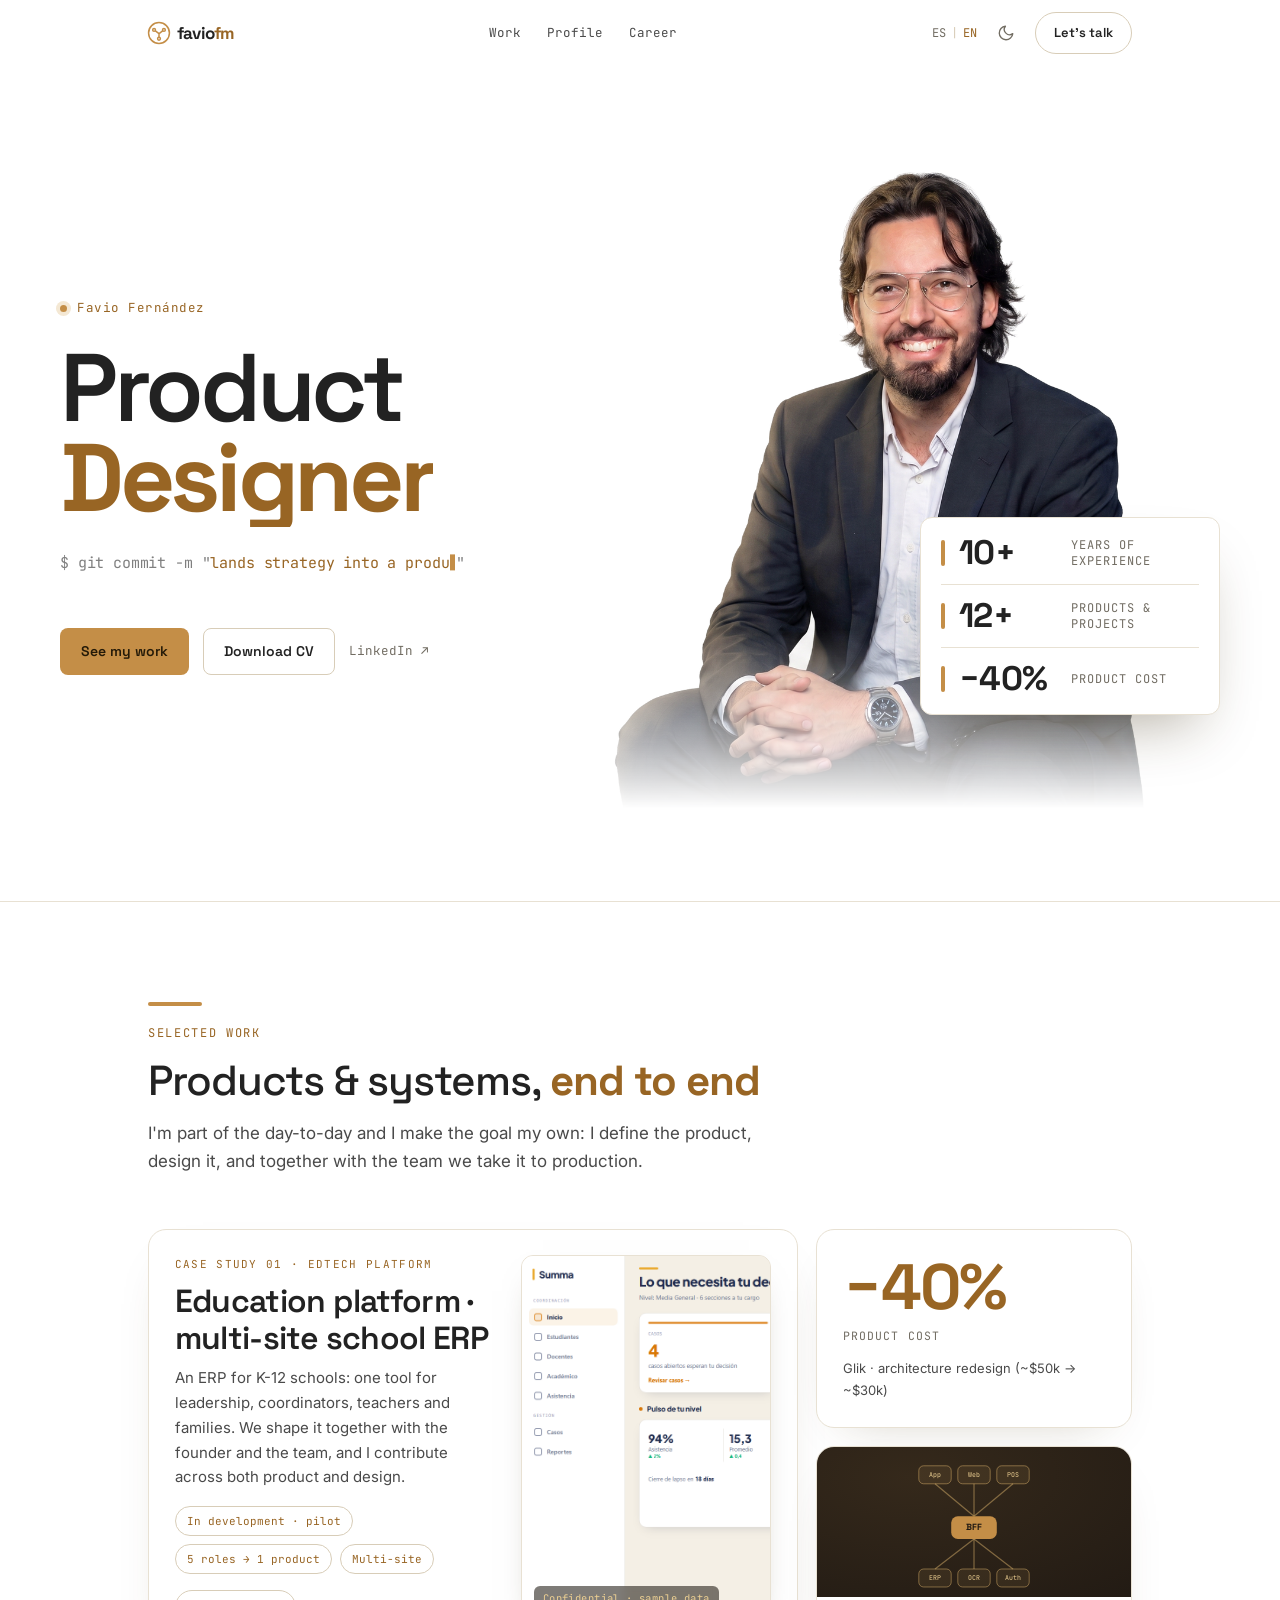
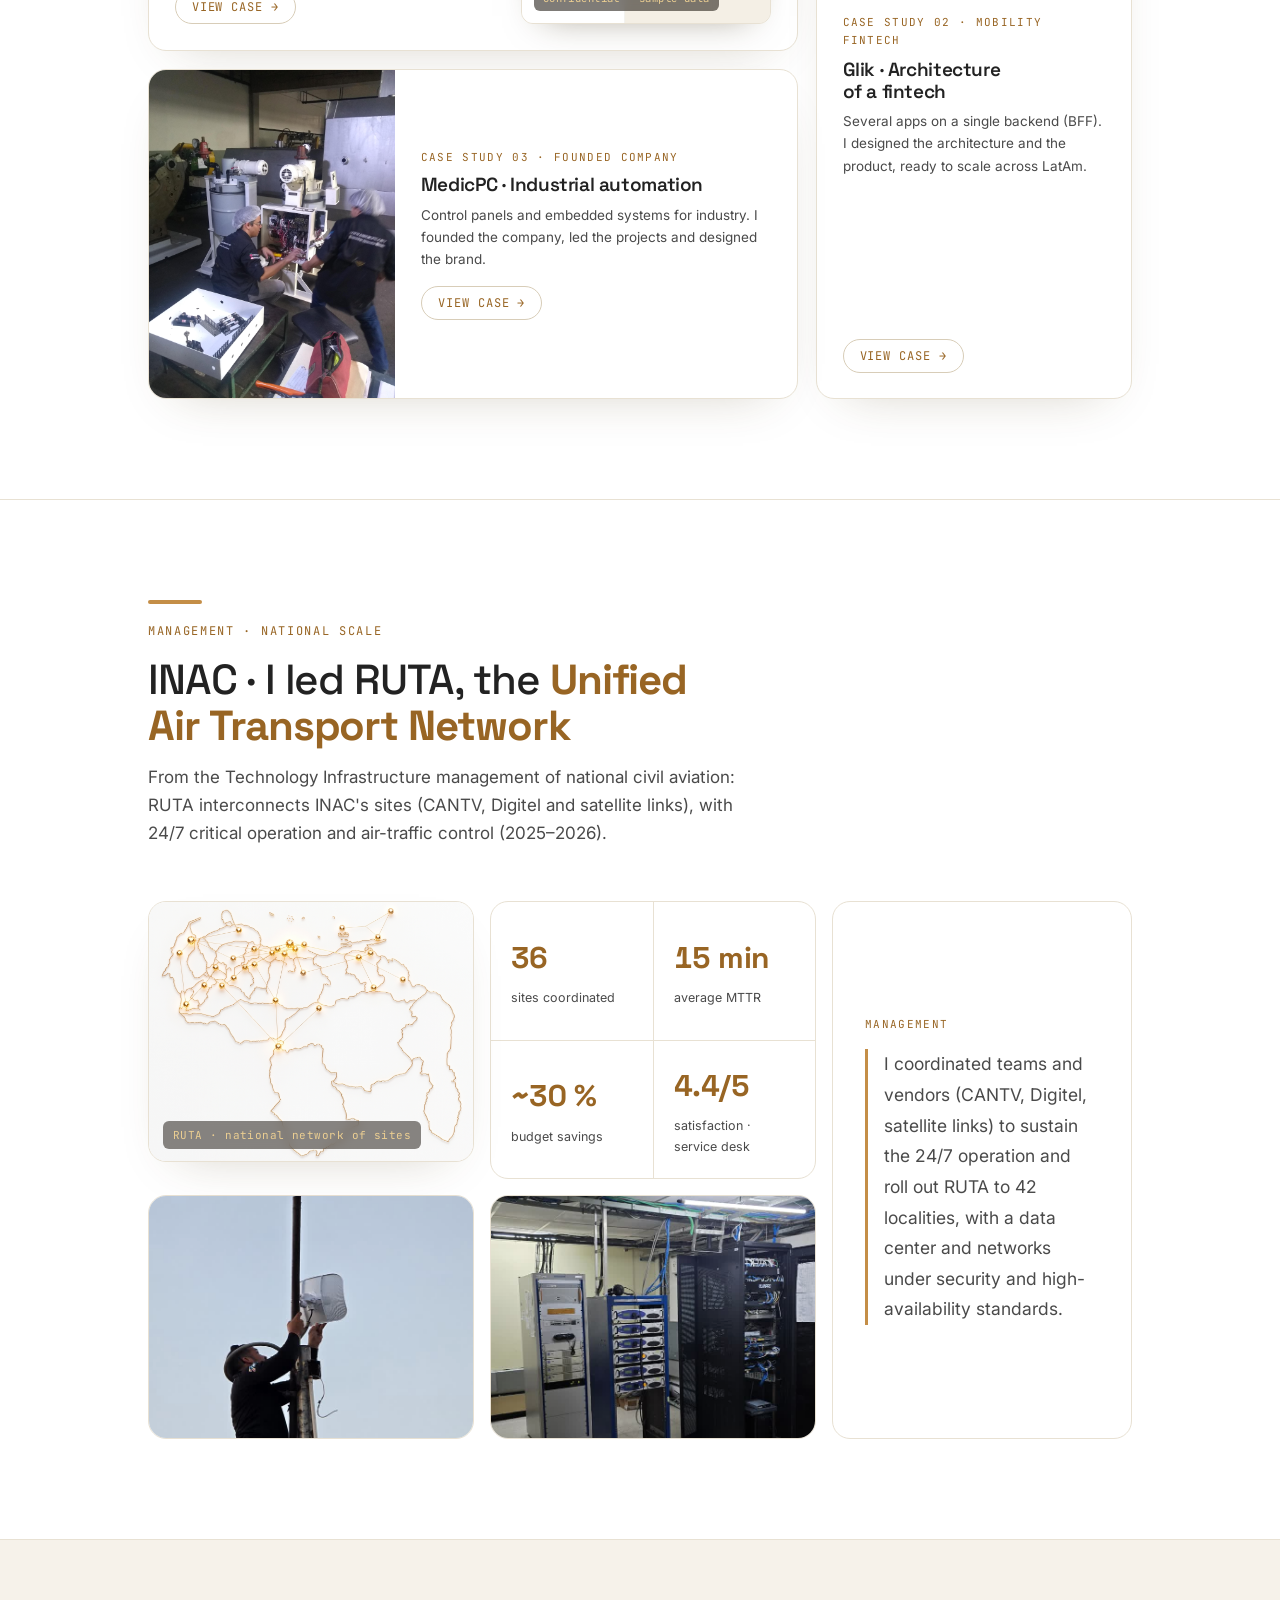
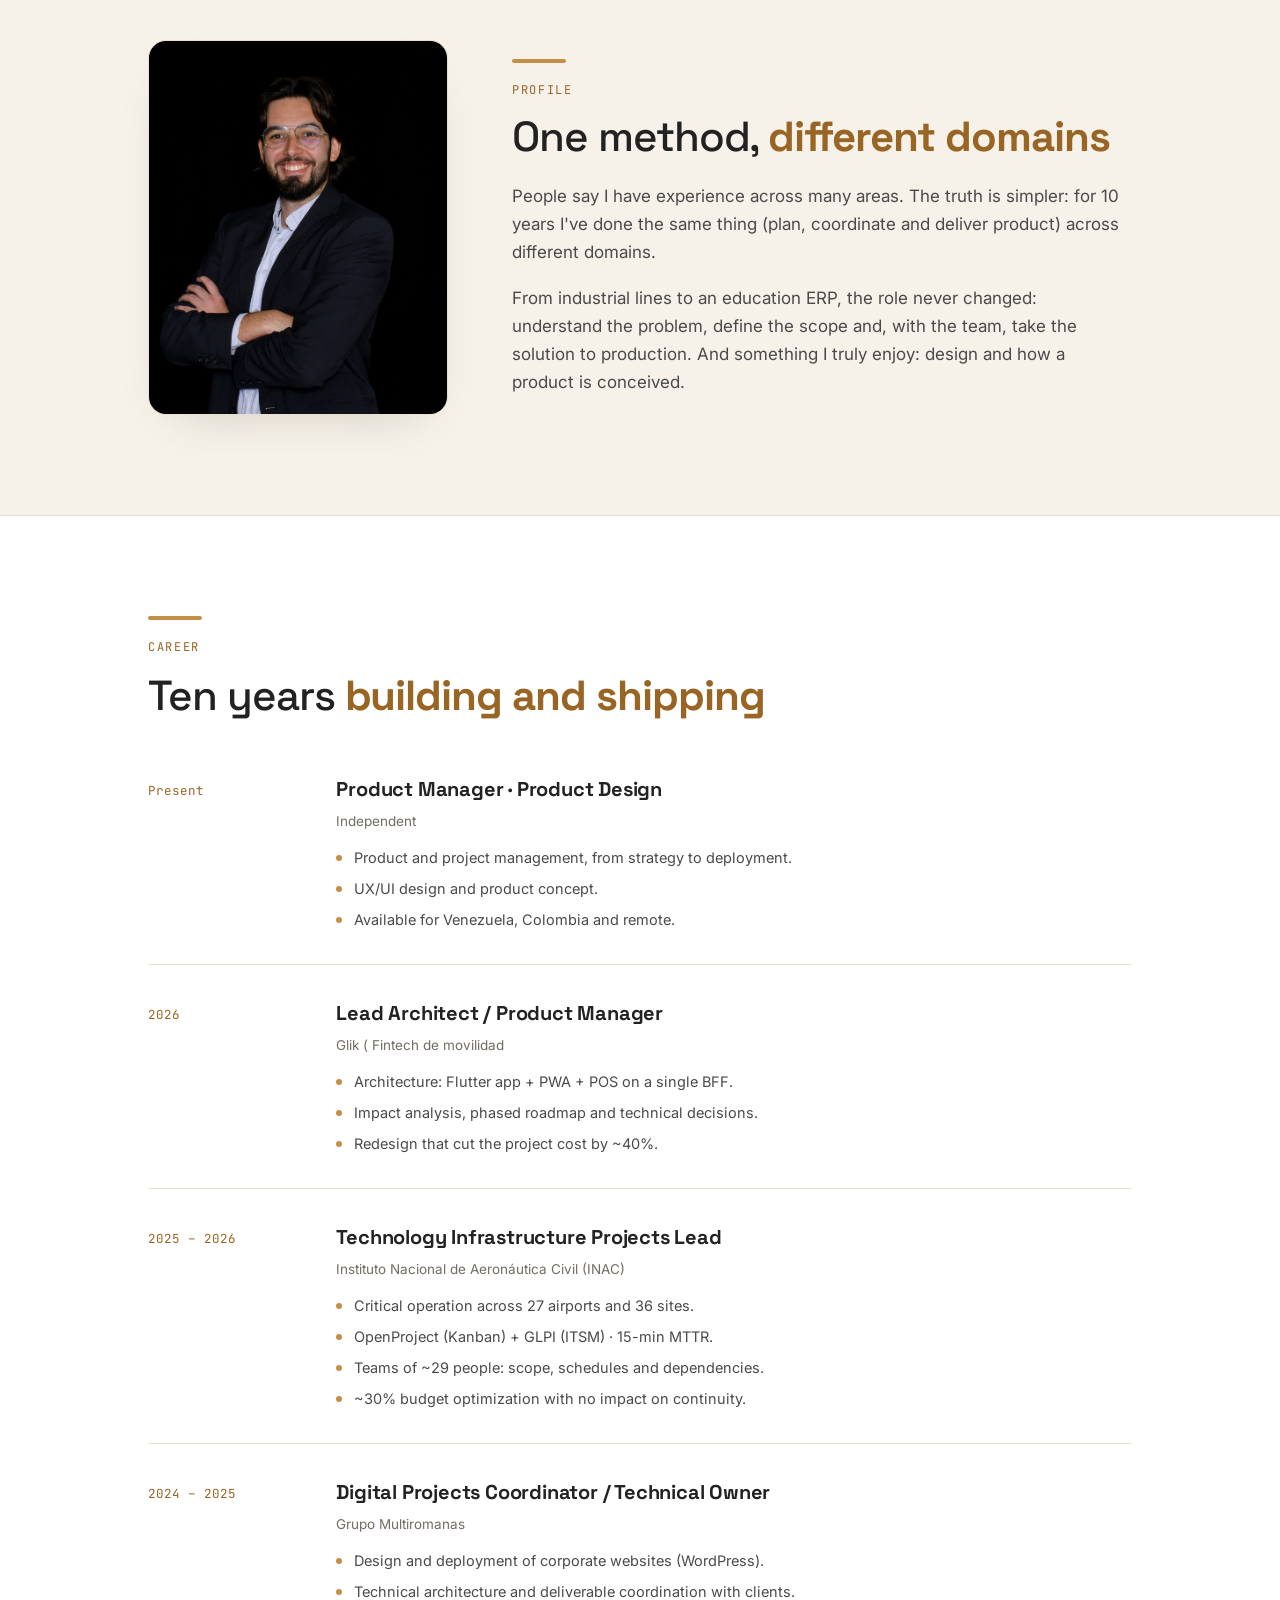
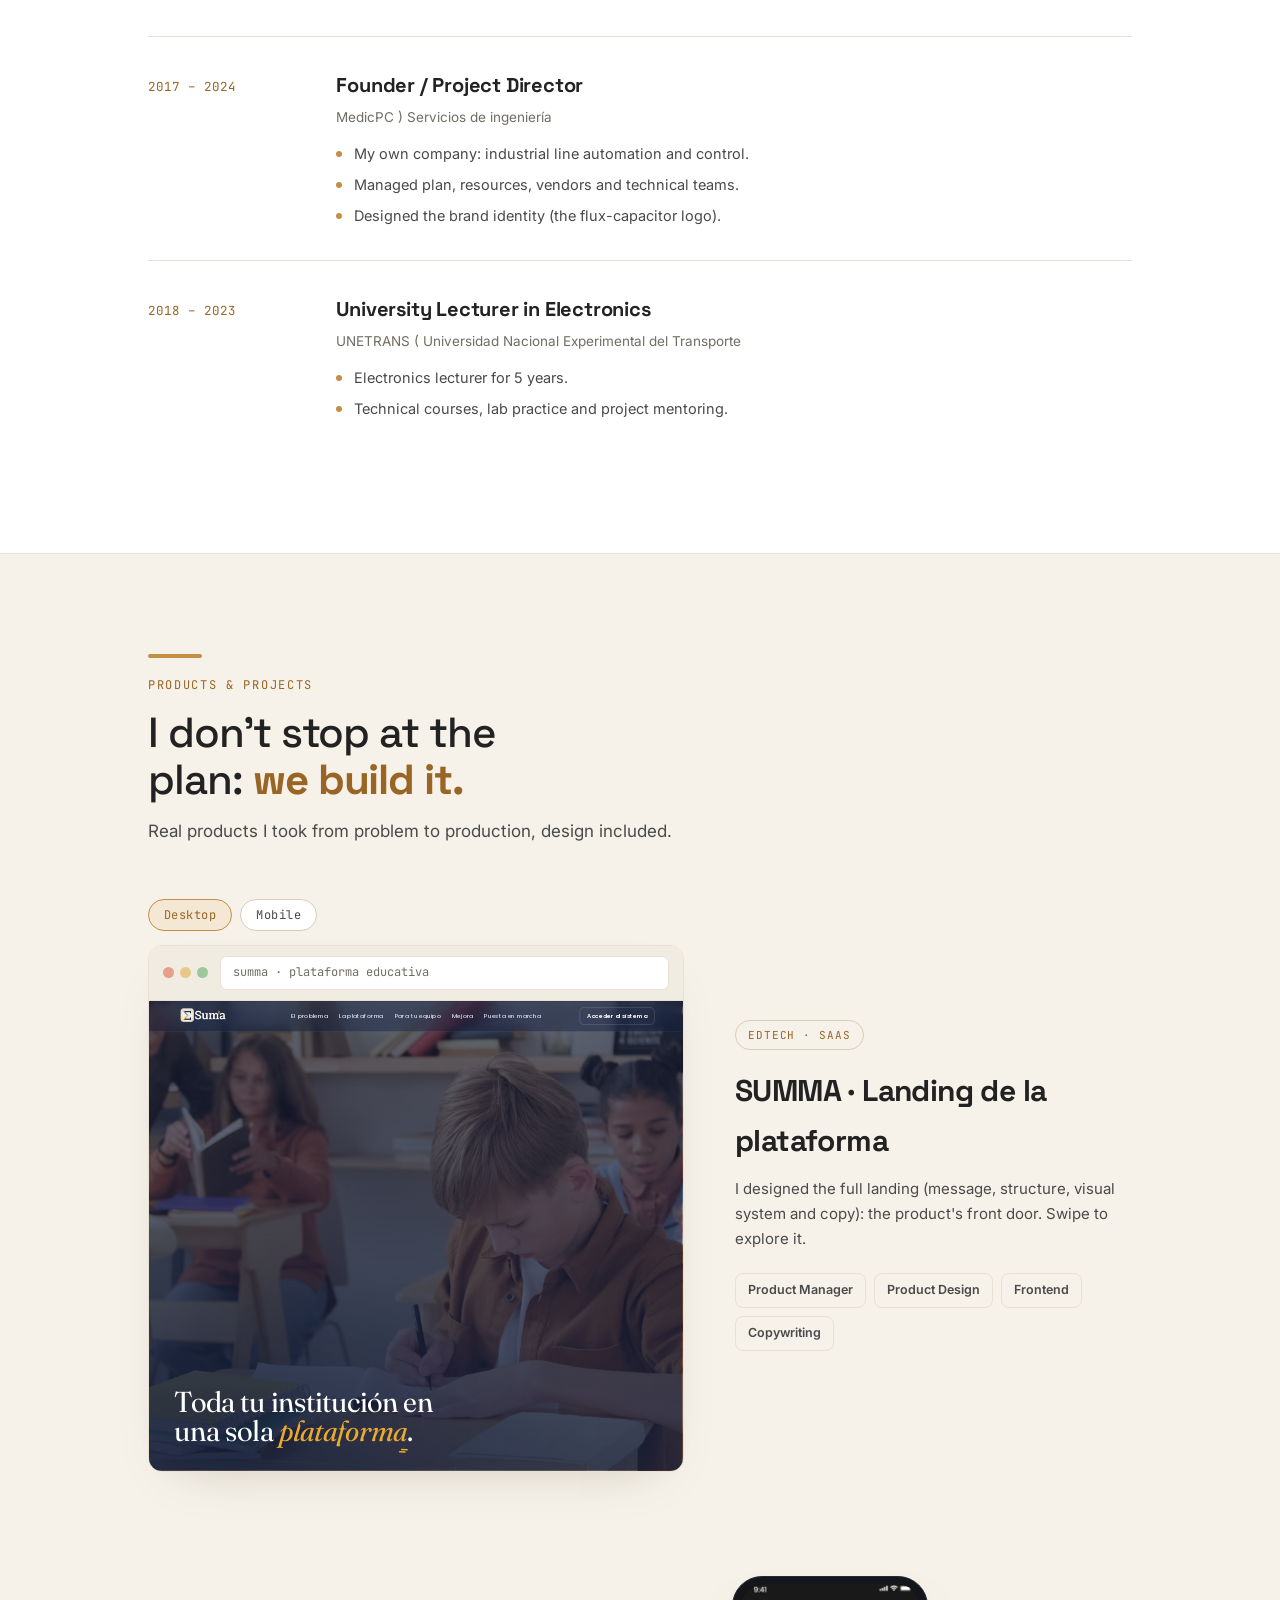
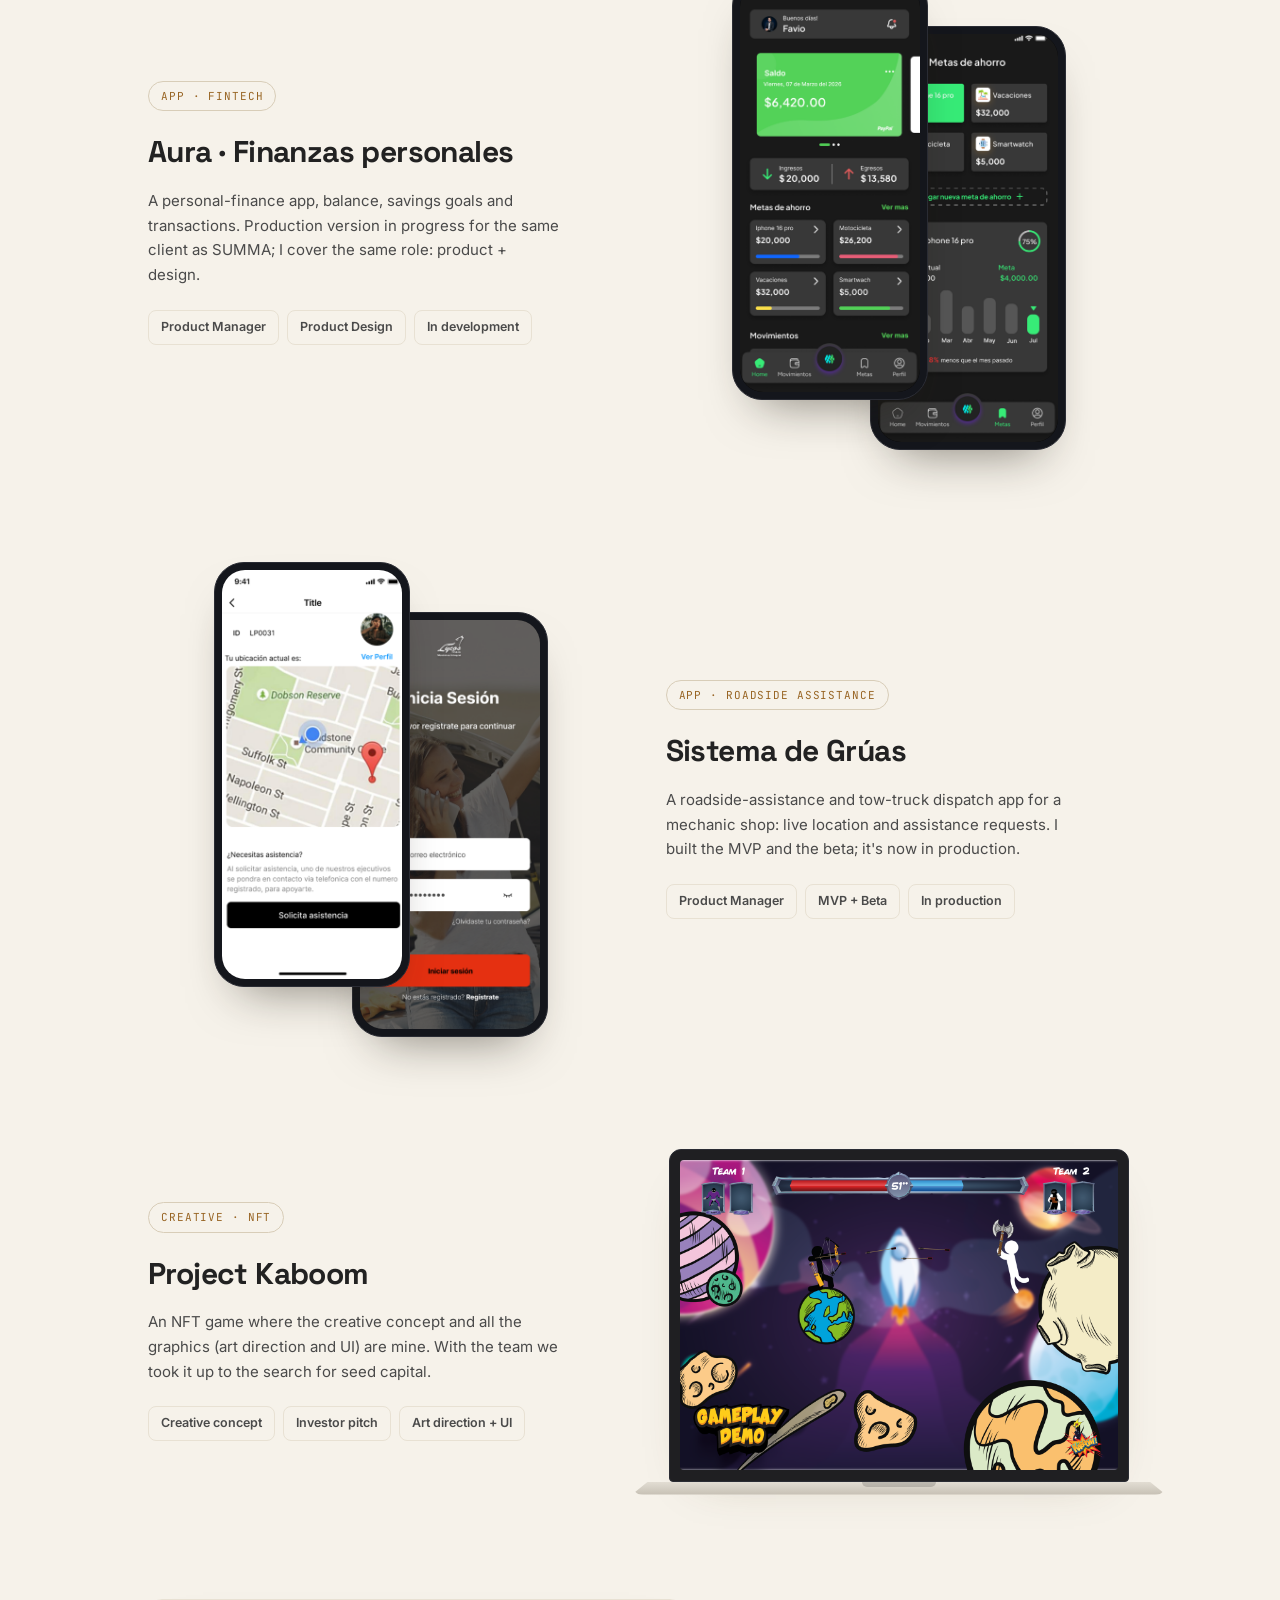
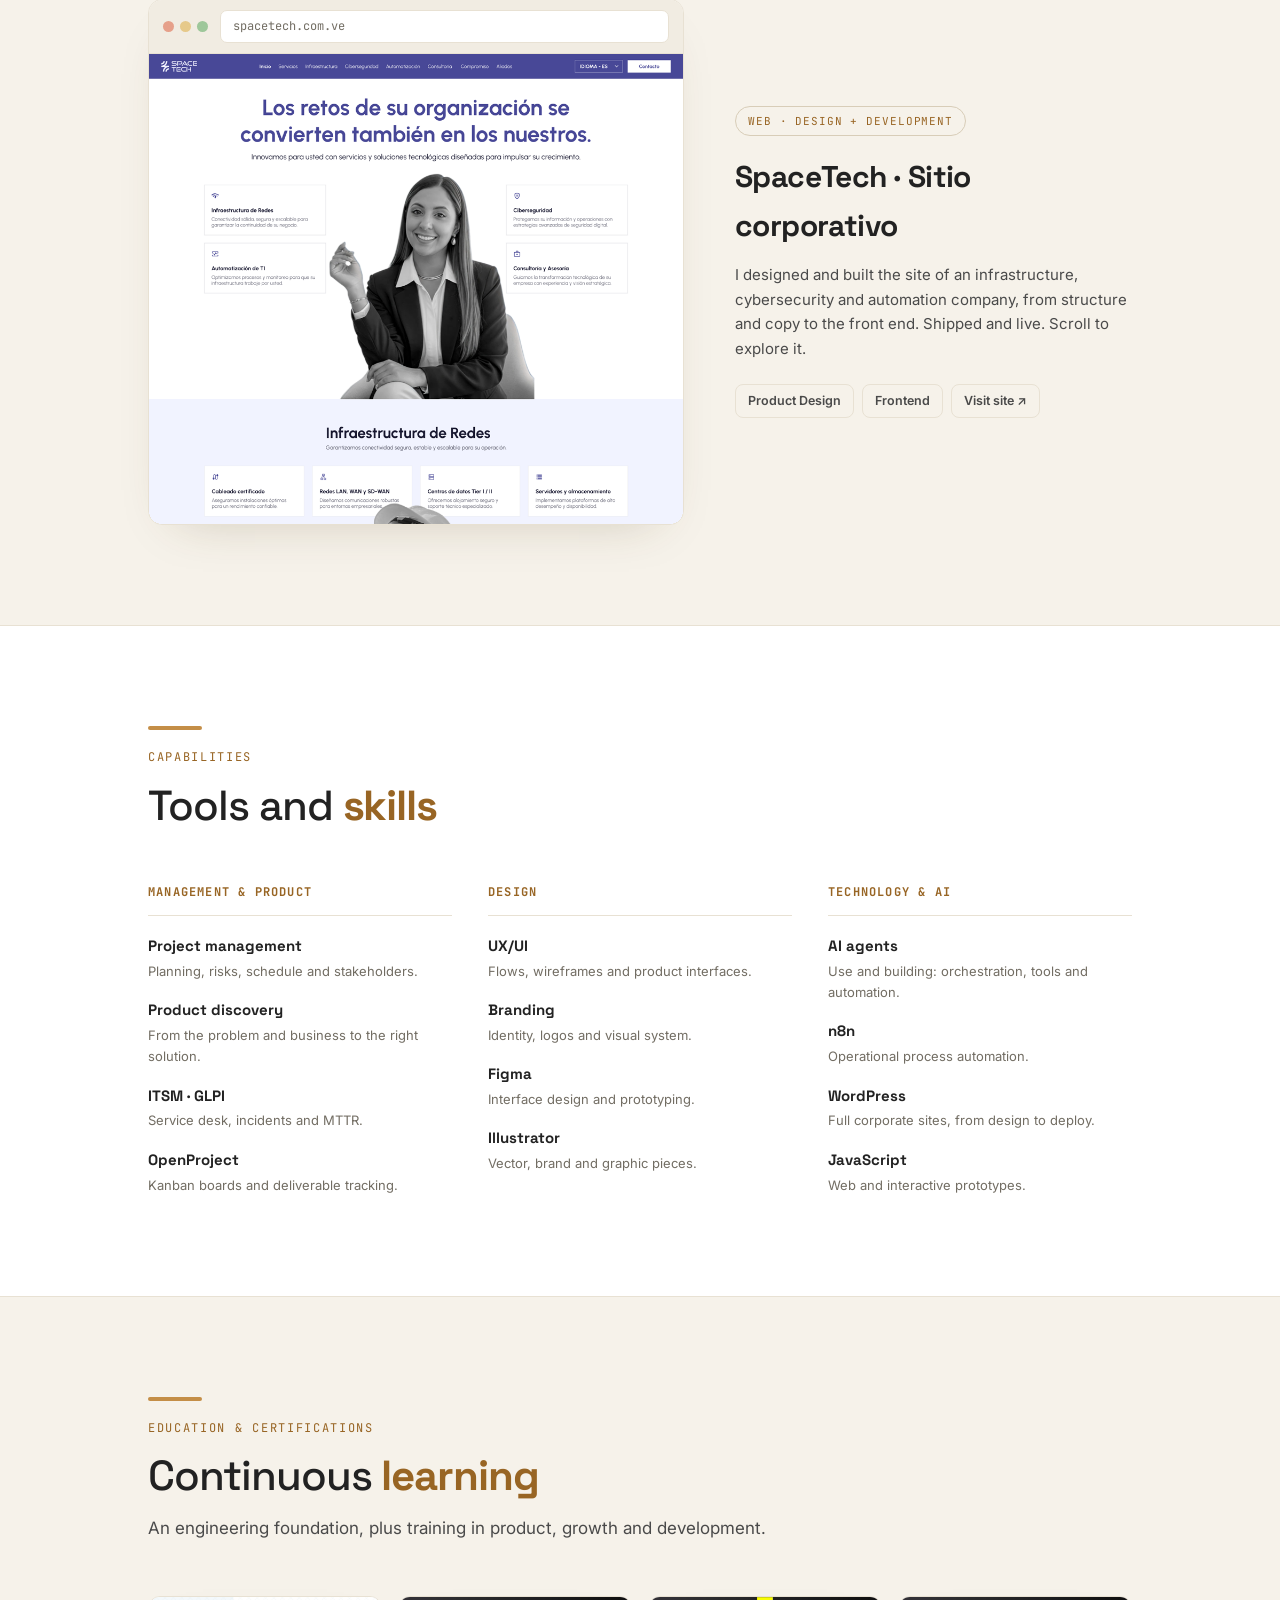
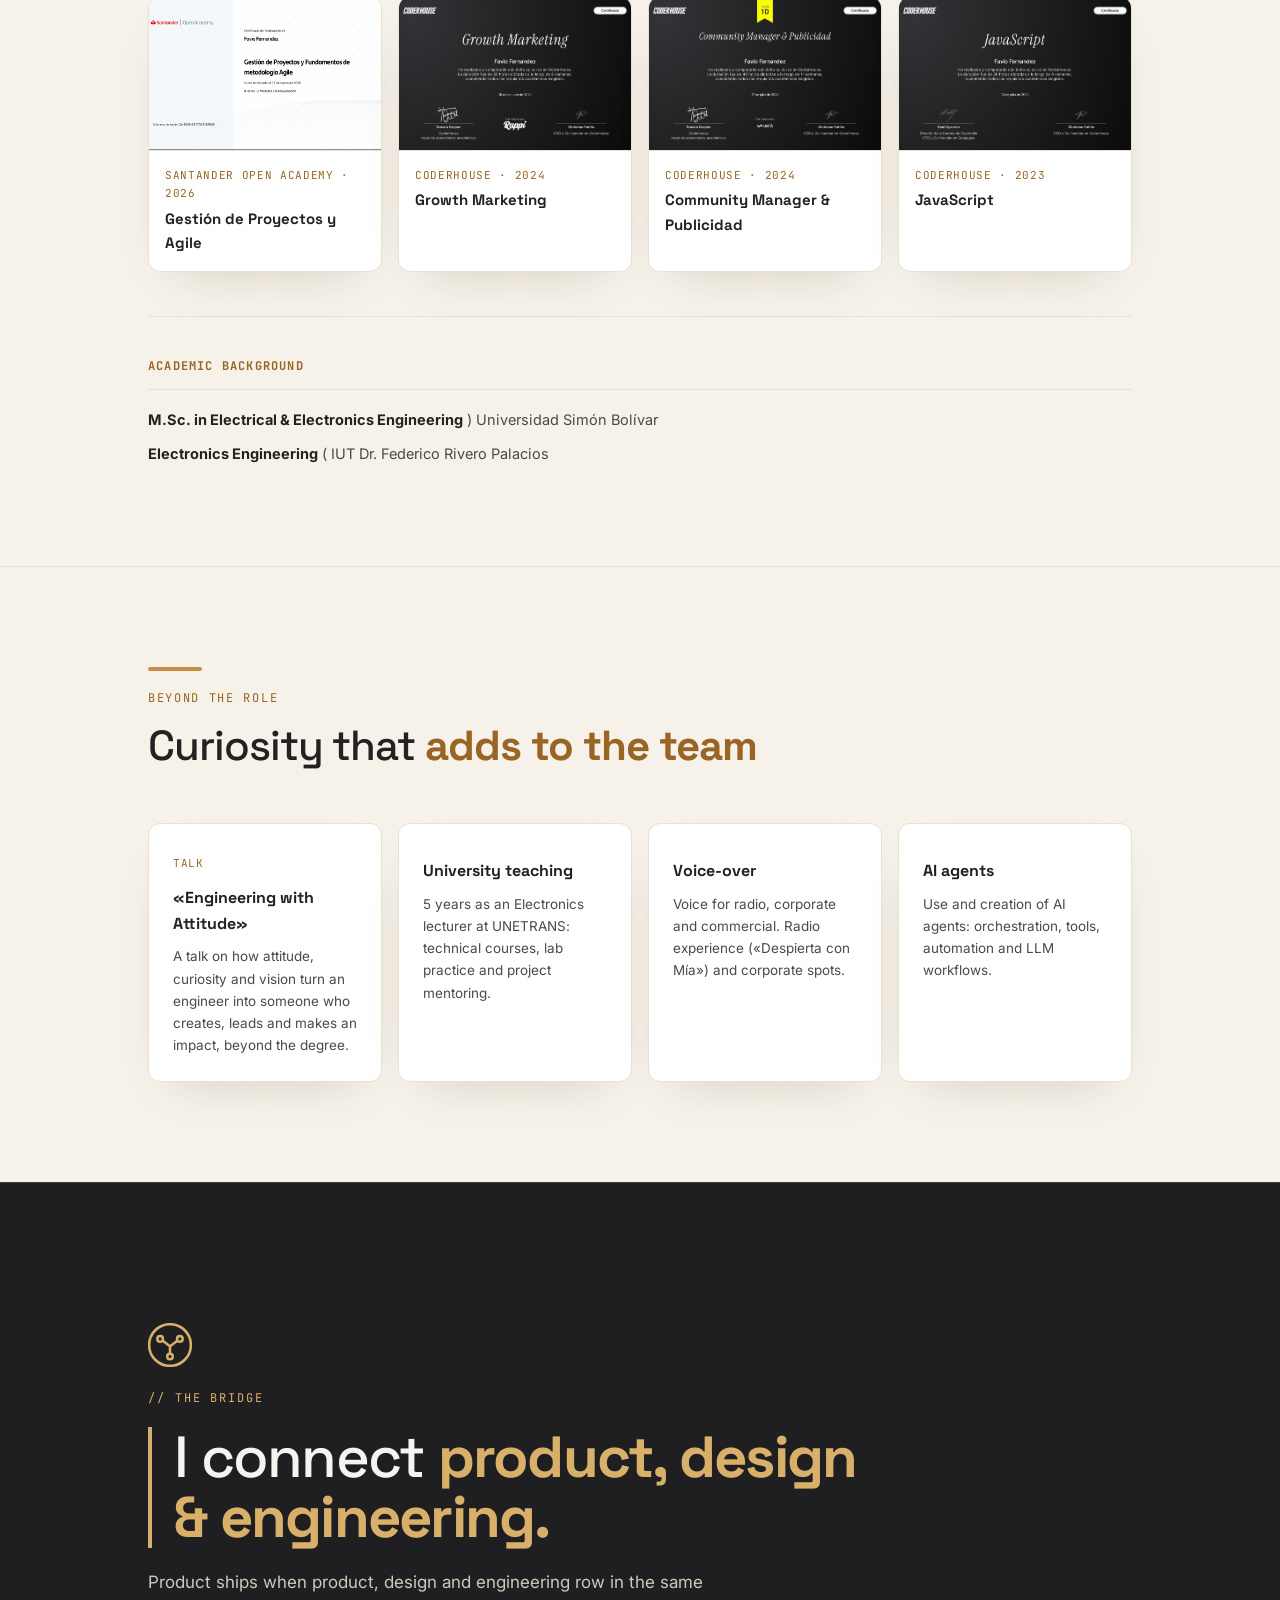
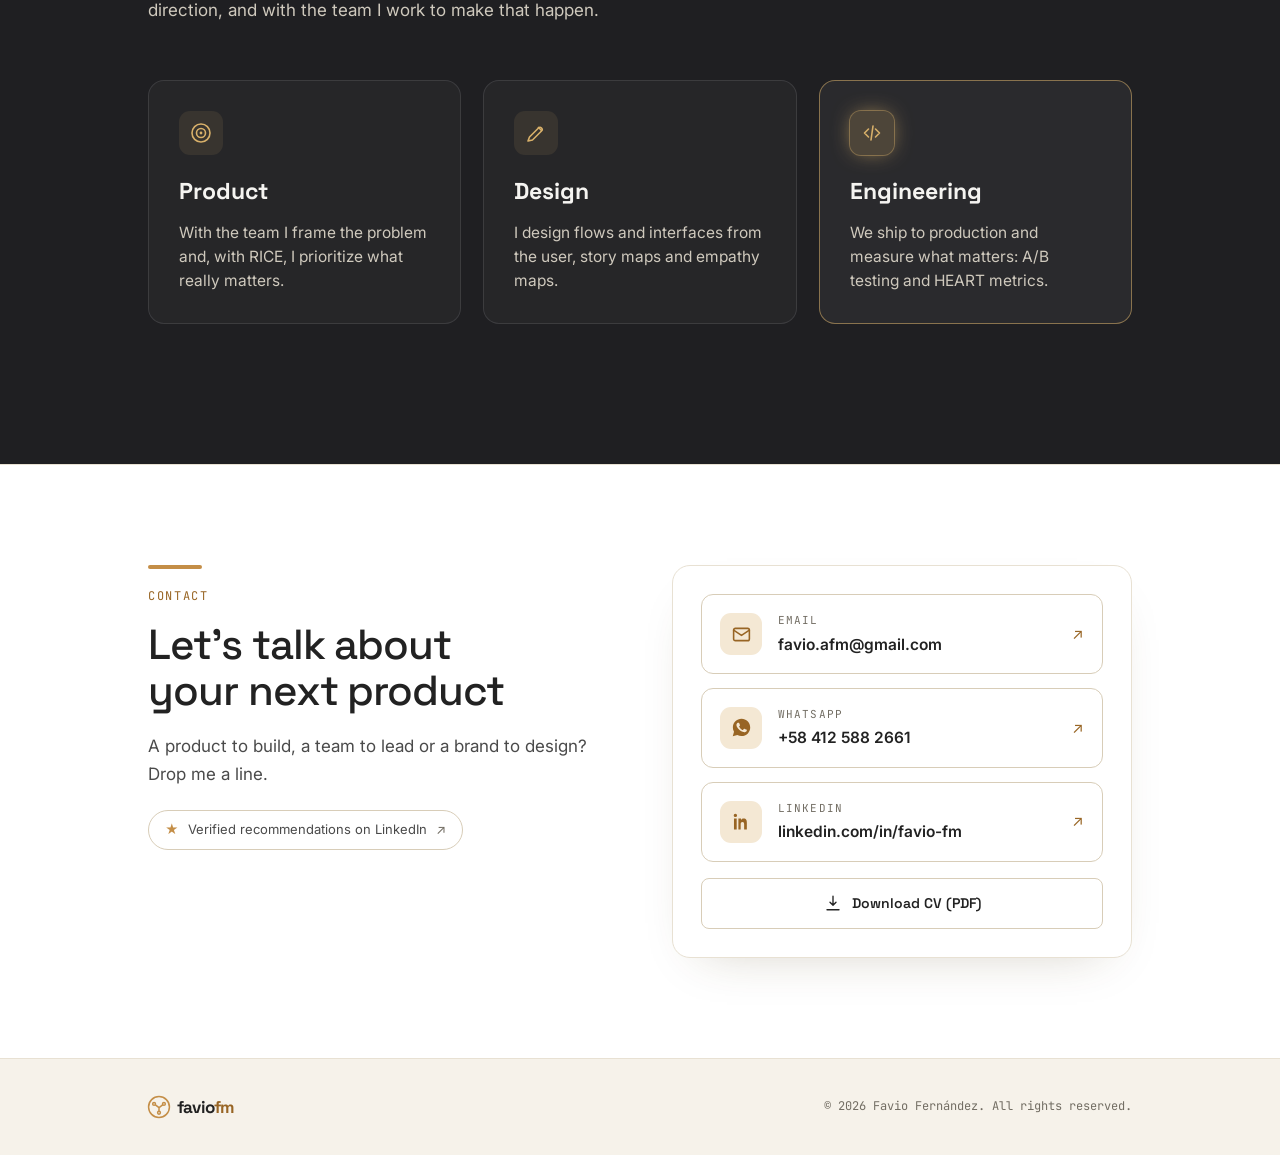
<file: index.html>
<!DOCTYPE html>
<html lang="es">
<head>
  <meta charset="UTF-8" />
  <meta name="viewport" content="width=device-width, initial-scale=1.0" />
  <meta name="color-scheme" content="light dark" />
  <script>(function(){try{var q=(location.search.match(/theme=(dark|light)/)||[])[1];var t=q||localStorage.getItem('favio-theme')||(window.matchMedia&&window.matchMedia('(prefers-color-scheme:dark)').matches?'dark':'light');document.documentElement.setAttribute('data-theme',t);}catch(e){}})();</script>
  <title>Favio Fernández ( Product Manager</title>
  <meta name="description" data-i18n="meta.description"
    content="Product Manager que diseña el producto que gestiona. 7+ años planificando, coordinando y entregando en sistemas críticos de alcance nacional." />

  <meta property="og:type" content="website" />
  <meta property="og:url" content="https://daevrom.github.io/faviofm/" />
  <meta property="og:title" content="Favio Fernández ) Product Manager" />
  <meta property="og:description" content="Product Manager que diseña el producto que gestiona. De la estrategia al despliegue." />
  <meta property="og:image" content="https://daevrom.github.io/faviofm/assets/img/og-image.png" />
  <meta name="twitter:card" content="summary_large_image" />
  <meta name="twitter:image" content="https://daevrom.github.io/faviofm/assets/img/og-image.png" />

  <link rel="icon" type="image/svg+xml" href="assets/img/favicon.svg" />
  <link rel="preconnect" href="https://fonts.googleapis.com" />
  <link rel="preconnect" href="https://fonts.gstatic.com" crossorigin />
  <link href="https://fonts.googleapis.com/css2?family=Space+Grotesk:wght@400;500;600;700&family=Inter:wght@400;500;600;700;800&family=JetBrains+Mono:wght@400;500&display=swap" rel="stylesheet" />
  <link rel="stylesheet" href="assets/css/styles.css" />
</head>
<body>
  <div class="scroll-progress" id="scrollProgress" aria-hidden="true"></div>

  <!-- ===== NAV ===== -->
  <header class="nav" id="nav">
    <div class="container nav__inner">
      <a href="#hero" class="brand" aria-label="Favio Fernández">
<svg class="brand__cond" viewBox="257.72 237.71 193.22 193.22" fill="none" aria-hidden="true"><circle class="bc-o" cx="354.33" cy="334.32" r="91.61"/><line class="bc-t" x1="388.79" y1="313.88" x2="355.21" y2="339.44"/><polyline class="bc-t" points="322.51 315.68 354.33 340.13 354.33 377.03"/><circle class="bc-n" cx="311.01" cy="307.63" r="12.32"/><circle class="bc-n" cx="397.65" cy="307.63" r="12.32"/><circle class="bc-n" cx="354.33" cy="384.88" r="12.32"/></svg><span class="brand__txt">favio<span class="brand__accent">fm</span></span>
      </a>
      <nav class="nav__links" aria-label="Principal">
        <a href="#work" data-i18n="nav.work">Trabajo</a>
        <a href="#about" data-i18n="nav.about">Perfil</a>
        <a href="#path" data-i18n="nav.experience">Trayectoria</a>
      </nav>
      <div class="nav__right">
        <button class="lang-toggle" id="langToggle" aria-label="Cambiar idioma / Switch language">
          <span class="lang-toggle__opt is-active" data-lang="es">ES</span>
          <span class="lang-toggle__sep">|</span>
          <span class="lang-toggle__opt" data-lang="en">EN</span>
        </button>
        <button class="theme-toggle" id="themeToggle" type="button" aria-label="Cambiar tema claro/oscuro" aria-pressed="false">
          <svg class="ti-moon" viewBox="0 0 24 24" fill="none" stroke="currentColor" stroke-width="1.8" stroke-linecap="round" stroke-linejoin="round" aria-hidden="true"><path d="M21 12.8A9 9 0 1 1 11.2 3a7 7 0 0 0 9.8 9.8Z"/></svg>
          <svg class="ti-sun" viewBox="0 0 24 24" fill="none" stroke="currentColor" stroke-width="1.8" stroke-linecap="round" stroke-linejoin="round" aria-hidden="true"><circle cx="12" cy="12" r="4.2"/><path d="M12 2.2v2.4M12 19.4v2.4M4.2 4.2l1.7 1.7M18.1 18.1l1.7 1.7M2.2 12h2.4M19.4 12h2.4M4.2 19.8l1.7-1.7M18.1 5.9l1.7-1.7"/></svg>
        </button>
        <a href="#contact" class="btn btn--pill" data-i18n="nav.cta">Hablemos</a>
      </div>
    </div>
  </header>

  <main>
    <!-- ===== HERO ===== -->
    <section class="hero" id="hero">
      <div class="container">
        <div class="hero__content hero__top" id="heroContent">
          <div class="hero__intro">
            <p class="hero__kick"><span class="hero__dot"></span><span data-i18n="hero.kick">Favio Fernández</span></p>
            <h1 class="hero__title">
              <span class="hero__static">Product</span>
              <span class="hero__cycleline">
                <span class="hero__cycle hero__accent" id="heroCycle" data-words="Manager,Designer,Builder"><span class="hero__cycle-inner">Manager</span></span>
              </span>
            </h1>
            <p class="hero__term" id="heroTerm"
               data-msgs-es="aterriza la estrategia en un producto que escala|diseña la interfaz y el sistema, no solo el plan|lo construye y no para hasta producción"
               data-msgs-en="lands strategy into a product that scales|designs the interface and system, not just the plan|builds it and won’t stop until it’s live"><span class="hero__term-prompt">$ git commit -m "</span><span class="hero__term-msg" id="heroTermMsg">aterriza la estrategia en un producto que escala</span><span class="hero__term-caret" aria-hidden="true"></span><span class="hero__term-q">"</span></p>
            <div class="hero__cta">
              <a class="btn btn--primary" href="#work" data-i18n="hero.ctaWork">Ver mi trabajo</a>
              <a class="btn btn--ghost" href="assets/cv/CV_FavioFernandez.pdf" download data-i18n="hero.ctaCv">Descargar CV</a>
              <a class="hero__link" href="https://www.linkedin.com/in/favio-fm/" target="_blank" rel="noopener">LinkedIn ↗</a>
            </div>
          </div>
          <div class="hero__viz">
            <div class="hero__photo hero__photo--cutout">
              <img class="hero-light" src="assets/img/favio-hero-light.png" alt="Favio Fernández, Product Manager" loading="eager" />
              <img class="hero-dark" src="assets/img/favio-hero-dark.png" alt="" aria-hidden="true" loading="eager" />
            </div>
            <ul class="hero__stats reveal">
              <li><span class="hero__statn">10+</span><span class="hero__statl" data-i18n="hero.stat1">Años de experiencia</span></li>
              <li><span class="hero__statn">12+</span><span class="hero__statl" data-i18n="hero.stat2">Productos y proyectos</span></li>
              <li><span class="hero__statn">−40%</span><span class="hero__statl" data-i18n="hero.stat3">Costo de producto</span></li>
            </ul>
          </div>
        </div>
      </div>
    </section>

    <!-- ===== SELECTED WORK / CASE STUDIES ===== -->
    <section class="section" id="work">
      <div class="container">
        <header class="section__head reveal">
          <span class="section__kicker"><span data-i18n="work.kicker">Trabajo seleccionado</span></span>
          <h2 class="section__title" data-i18n="work.title">Productos y sistemas, <em>de punta a punta</em></h2>
          <p class="section__sub" data-i18n="work.sub">Soy parte del día a día y hago mío el objetivo: defino el producto, lo diseño y, junto al equipo, lo llevamos a producción.</p>
        </header>

        <!-- ===== BENTO (solo escritorio) ===== -->
        <div class="bento reveal">
          <!-- Flagship · SUMMA -->
          <article class="tile tile--case tile--lg tile--flagship">
            <div class="tile__main">
              <span class="tile__eyebrow" data-i18n="cs1.eyebrow">Case study 01 · plataforma EdTech</span>
              <h3 class="tile__title" data-i18n="cs1.title">Plataforma educativa · ERP escolar multi-sede</h3>
              <p class="tile__line" data-i18n="cs1.sub">Un ERP para colegios K-12: una sola herramienta para dirección, coordinación, docentes y familias. Le damos forma junto al founder y el equipo, y aporto tanto en producto como en diseño.</p>
              <ul class="tile__chips"><li data-i18n="cs1.c1">En desarrollo · piloto</li><li data-i18n="cs1.c2">5 roles → 1 producto</li><li data-i18n="cs1.c3">Multi-sede</li></ul>
              <button class="tile__open" type="button" data-case="summa"><span data-i18n="work.viewcase">Ver caso</span> →</button>
            </div>
            <div class="tile__shot">
              <img src="assets/img/work/sigma-capture.png" alt="Plataforma educativa · vista de producto" loading="lazy" />
              <span class="tile__shot-label" data-i18n="cs1.shotlabel">Confidencial · datos de ejemplo</span>
            </div>
          </article>
          <!-- Métrica · −40% -->
          <article class="tile tile--metric">
            <div class="tile__n">−40%</div>
            <div class="tile__nl" data-i18n="work.m.cost">costo de producto</div>
            <div class="tile__ns" data-i18n="work.m.costsub">Glik · rediseño de arquitectura (~$50k → ~$30k)</div>
          </article>
          <!-- Glik (vertical) -->
          <article class="tile tile--case tile--tall">
            <div class="tile__visual tile__visual--sigma">
              <svg class="cs__arch" viewBox="0 0 220 262" fill="none" aria-hidden="true"><g class="arch-line"><path d="M45 68 L110 122"/><path d="M110 68 L110 122"/><path d="M175 68 L110 122"/><path d="M110 160 L45 210"/><path d="M110 160 L110 210"/><path d="M110 160 L175 210"/></g><g class="arch-chip"><rect x="18" y="38" width="54" height="30" rx="8"/><text x="45" y="54">App</text><rect x="83" y="38" width="54" height="30" rx="8"/><text x="110" y="54">Web</text><rect x="148" y="38" width="54" height="30" rx="8"/><text x="175" y="54">POS</text></g><rect class="arch-bff" x="72" y="122" width="76" height="38" rx="11"/><text class="arch-bfft" x="110" y="142">BFF</text><g class="arch-chip"><rect x="18" y="210" width="54" height="30" rx="8"/><text x="45" y="226">ERP</text><rect x="83" y="210" width="54" height="30" rx="8"/><text x="110" y="226">OCR</text><rect x="148" y="210" width="54" height="30" rx="8"/><text x="175" y="226">Auth</text></g></svg>
            </div>
            <span class="tile__eyebrow" data-i18n="cs3.eyebrow">Case study 02 · fintech de movilidad</span>
            <h3 class="tile__title tile__title--sm" data-i18n="work.glik.short">Glik · Arquitectura de una fintech</h3>
            <p class="tile__line" data-i18n="work.glik.sum">Varias apps sobre un solo backend (BFF). Diseñé la arquitectura y el producto, listos para escalar en LatAm.</p>
            <button class="tile__open" type="button" data-case="glik"><span data-i18n="work.viewcase">Ver caso</span> →</button>
          </article>
          <!-- MedicPC (rectángulo horizontal) -->
          <article class="tile tile--case tile--wideh">
            <div class="tile__visual tile__visual--side"><img src="assets/img/field/board-1.jpg" alt="" loading="lazy"></div>
            <div class="tile__hbody">
              <span class="tile__eyebrow" data-i18n="cs2.eyebrow">Case study 03 · empresa fundada</span>
              <h3 class="tile__title tile__title--sm" data-i18n="work.medic.short">MedicPC · Automatización industrial</h3>
              <p class="tile__line" data-i18n="work.medic.sum">Tableros de control y sistemas embebidos para la industria. Fundé la empresa, dirigí los proyectos y diseñé la marca.</p>
              <button class="tile__open" type="button" data-case="medicpc"><span data-i18n="work.viewcase">Ver caso</span> →</button>
            </div>
          </article>
        </div>

        <!-- ===== STACK (solo móvil · intacto) ===== -->
        <div class="work-stack">
        <!-- Case study 01 · confidencial (panel abstracto con condensador) -->
        <article class="cs reveal" data-case="summa">
          <div class="cs__visual cs__visual--sigma">
            <img class="cs__shot" src="assets/img/work/sigma-capture.png" alt="Plataforma educativa ) vista de producto" loading="lazy" />
            <svg class="cs__cond" viewBox="257.72 237.71 193.22 193.22" fill="none" aria-hidden="true">
              <circle class="csc-ring" cx="354.33" cy="334.32" r="91.61" />
              <line class="csc-tr" x1="388.79" y1="313.88" x2="355.21" y2="339.44" />
              <polyline class="csc-tr" points="322.51 315.68 354.33 340.13 354.33 377.03" />
              <circle class="csc-node" cx="311.01" cy="307.63" r="12.32" />
              <circle class="csc-node" cx="397.65" cy="307.63" r="12.32" />
              <circle class="csc-node" cx="354.33" cy="384.88" r="12.32" />
            </svg>
            <span class="cs__vlabel" data-i18n="cs1.m3">Confidencial · sin capturas</span>
          </div>
          <div class="cs__body">
            <span class="cs__eyebrow" data-i18n="cs1.eyebrow">Case study 01 · plataforma EdTech</span>
            <h3 class="cs__title" data-i18n="cs1.title">Plataforma educativa · ERP escolar multi-sede</h3>
            <p class="cs__metaline"><span data-i18n="cs1.m1">Rol · PM &amp; Product Designer</span> — <span data-i18n="cs1.m2">En desarrollo</span></p>
            <p class="cs__sub" data-i18n="cs1.sub">Un ERP para colegios K-12: una sola herramienta para dirección, coordinación, docentes y familias. Le damos forma junto al founder y el equipo, y aporto tanto en producto como en diseño.</p>
            <details class="cs__more">
              <summary class="cs__more-btn"><span data-i18n="cs.more">Ver caso completo</span></summary>
            <div class="cs__facts">
              <div class="cs__fact">
                <h4 data-i18n="cs.problem">El problema</h4>
                <p data-i18n="cs1.problem">Colegios ahogados en trabajo administrativo, con herramientas fragmentadas (Excel, WhatsApp, papel). Los docentes gastan en trámites el tiempo que deberían dar a enseñar; las familias, a ciegas.</p>
              </div>
              <div class="cs__fact">
                <h4 data-i18n="cs.role">Mi rol</h4>
                <ul>
                  <li data-i18n="cs1.r1">Aporto a la visión y, con el equipo, defino el alcance y el roadmap.</li>
                  <li data-i18n="cs1.r2">Diseño la arquitectura de 5 roles y sus flujos UX.</li>
                  <li data-i18n="cs1.r3">Construyo el sistema de diseño y la identidad, junto al equipo.</li>
                  <li data-i18n="cs1.r4">Coordino al equipo y las decisiones con stakeholders.</li>
                </ul>
              </div>
              <div class="cs__fact">
                <h4 data-i18n="cs.decisions">Decisiones de producto</h4>
                <ul>
                  <li data-i18n="cs1.d1">Multi-tenant: una instancia por sede, misma base.</li>
                  <li data-i18n="cs1.d2">UX «for dummies»: pocas decisiones, acción primero.</li>
                  <li data-i18n="cs1.d3">Degradar honesto: nunca datos inventados en pantalla.</li>
                  <li data-i18n="cs1.d4">Norte: «menos administración, más educación».</li>
                </ul>
              </div>
              <div class="cs__fact">
                <h4 data-i18n="cs.challenge">El reto</h4>
                <p data-i18n="cs1.challenge">Cinco tipos de usuario con necesidades opuestas en un mismo sistema, donde un error no es opción (notas, pagos, datos de menores). Priorizar sin romper a nadie.</p>
              </div>
            </div>
            </details>
            <ul class="cs__chips">
              <li data-i18n="cs1.c1">En desarrollo · piloto</li>
              <li data-i18n="cs1.c2">5 roles → 1 producto</li>
              <li data-i18n="cs1.c3">Multi-sede</li>
              <li data-i18n="cs1.c4">Producto + diseño</li>
            </ul>
          </div>
        </article>

        <!-- Case study 02 · Glik (fintech de movilidad) -->
        <article class="cs cs--flip reveal" data-case="glik">
          <div class="cs__visual cs__visual--sigma">
            <svg class="cs__arch" viewBox="0 0 220 262" fill="none" aria-hidden="true">
              <g class="arch-line">
                <path d="M45 68 L110 122" /><path d="M110 68 L110 122" /><path d="M175 68 L110 122" />
                <path d="M110 160 L45 210" /><path d="M110 160 L110 210" /><path d="M110 160 L175 210" />
              </g>
              <g class="arch-chip">
                <rect x="18" y="38" width="54" height="30" rx="8" /><text x="45" y="54">App</text>
                <rect x="83" y="38" width="54" height="30" rx="8" /><text x="110" y="54">Web</text>
                <rect x="148" y="38" width="54" height="30" rx="8" /><text x="175" y="54">POS</text>
              </g>
              <rect class="arch-bff" x="72" y="122" width="76" height="38" rx="11" /><text class="arch-bfft" x="110" y="142">BFF</text>
              <g class="arch-chip">
                <rect x="18" y="210" width="54" height="30" rx="8" /><text x="45" y="226">ERP</text>
                <rect x="83" y="210" width="54" height="30" rx="8" /><text x="110" y="226">OCR</text>
                <rect x="148" y="210" width="54" height="30" rx="8" /><text x="175" y="226">Auth</text>
              </g>
            </svg>
            <span class="cs__vlabel" data-i18n="cs3.vlabel">Varias apps · un solo backend</span>
          </div>
          <div class="cs__body">
            <span class="cs__eyebrow" data-i18n="cs3.eyebrow">Case study 02 · fintech de movilidad</span>
            <h3 class="cs__title" data-i18n="cs3.title">Glik · Arquitectura de una fintech de arrendamiento</h3>
            <p class="cs__metaline"><span data-i18n="cs3.m1">Rol · Lead Architect &amp; PM</span> — <span data-i18n="cs3.m2">Mar – May 2026</span></p>
            <p class="cs__sub" data-i18n="cs3.sub">Fintech de arrendamiento de motos, con la mira en LatAm. Diseñé toda la arquitectura: varias apps conectadas a un solo backend, y el producto.</p>
            <details class="cs__more">
              <summary class="cs__more-btn"><span data-i18n="cs.more">Ver caso completo</span></summary>
              <div class="cs__facts">
                <div class="cs__fact">
                  <h4 data-i18n="cs.problem">El problema</h4>
                  <p data-i18n="cs3.problem">El negocio pivotó de tienda propia a concesionarios aliados. La arquitectura heredada (una sucesión de landings) no sostenía el nuevo modelo: multi-dispositivo, con vendedores externos y sin margen para el fraude.</p>
                </div>
                <div class="cs__fact">
                  <h4 data-i18n="cs.role">Mi rol</h4>
                  <ul>
                    <li data-i18n="cs3.r1">Lead Architect + PM: decisiones técnicas y de producto.</li>
                    <li data-i18n="cs3.r2">Impact analysis del cambio de alcance.</li>
                    <li data-i18n="cs3.r3">Roadmap por fases (MVP → plataforma completa).</li>
                    <li data-i18n="cs3.r4">Coordinación del equipo (Flutter, backend, QA).</li>
                  </ul>
                </div>
                <div class="cs__fact">
                  <h4 data-i18n="cs.decisions">Decisiones de arquitectura</h4>
                  <ul>
                    <li data-i18n="cs3.d1">Un BFF (backend-for-frontend) como capa única.</li>
                    <li data-i18n="cs3.d2">App Flutter + PWA + POS sobre el mismo backend.</li>
                    <li data-i18n="cs3.d3">Reusar lo pagado del proveedor vía APIs headless.</li>
                    <li data-i18n="cs3.d4">Nativo donde importa: anti-fraude, sesiones, eKYC.</li>
                  </ul>
                </div>
                <div class="cs__fact">
                  <h4 data-i18n="cs3.impact">El impacto</h4>
                  <p data-i18n="cs3.impacttext">Bajé el costo ~40% (~$50k → ~$30k) y dejé una base extensible a nuevos verticales (carros, e-bikes) y a otro país ( sin tirar el trabajo previo.</p>
                </div>
              </div>
            </details>
            <ul class="cs__chips">
              <li data-i18n="cs3.c1">Lead Architect + PM</li>
              <li data-i18n="cs3.c2">Varias apps, un backend</li>
              <li data-i18n="cs3.c3">BFF · headless</li>
              <li data-i18n="cs3.c4">−40% de costo</li>
            </ul>
          </div>
        </article>

        <!-- Case study 03 · MedicPC (imagen real) -->
        <article class="cs reveal" data-case="medicpc">
          <div class="cs__visual">
            <img src="assets/img/field/board-1.jpg" alt="Tablero de fuerza y control ) MedicPC" loading="lazy" />
            <span class="cs__vlabel" data-i18n="cs2.vlabel">MedicPC · trabajo de campo</span>
          </div>
          <div class="cs__body">
            <span class="cs__eyebrow" data-i18n="cs2.eyebrow">Case study 03 · empresa fundada</span>
            <h3 class="cs__title" data-i18n="cs2.title">MedicPC · Automatización y control de líneas industriales</h3>
            <p class="cs__metaline"><span data-i18n="cs2.m1">Rol · Fundador / Director de proyectos</span> — <span data-i18n="cs2.m2">+ Diseño de marca</span> · <span data-i18n="cs2.m3">2017 – 2024</span></p>
            <p class="cs__sub" data-i18n="cs2.sub">Servicios de ingeniería electrónica: tableros de fuerza y control, sistemas embebidos y cableado para plantas industriales. Fundé la empresa, dirigí los proyectos y diseñé la marca.</p>
            <details class="cs__more">
              <summary class="cs__more-btn"><span data-i18n="cs.more">Ver caso completo</span></summary>
            <div class="cs__facts">
              <div class="cs__fact">
                <h4 data-i18n="cs.problem">El problema</h4>
                <p data-i18n="cs2.problem">Proyectos técnicos complejos, con muchos recursos y sin plan, que terminan en retrasos y sobrecostos (y líneas de producción paradas.</p>
              </div>
              <div class="cs__fact">
                <h4 data-i18n="cs.role">Mi rol</h4>
                <ul>
                  <li data-i18n="cs2.r1">Organizaba el plan y las tareas: planes de trabajo y cronograma.</li>
                  <li data-i18n="cs2.r2">Coordinaba un equipo multidisciplinario y los recursos.</li>
                  <li data-i18n="cs2.r3">Medía resultados y rescataba proyectos que venían fallando.</li>
                  <li data-i18n="cs2.r4">Diseñé toda la identidad: logo, brochures y sistema visual.</li>
                </ul>
              </div>
              <div class="cs__fact">
                <h4 data-i18n="cs2.scope">Alcance</h4>
                <ul>
                  <li data-i18n="cs2.s1">Inyección de plástico, metalmecánica CNC, agricultura.</li>
                  <li data-i18n="cs2.s2">Tableros de fuerza y control · sistemas embebidos.</li>
                  <li data-i18n="cs2.s3">Clientes industriales: Siemens, Industrias Taime, Phase II.</li>
                  <li data-i18n="cs2.s4">Cableado estructurado, planos e informes de obra.</li>
                </ul>
              </div>
              <div class="cs__fact">
                <h4 data-i18n="cs2.thread">El hilo con hoy</h4>
                <p data-i18n="cs2.thread.text">Pasé de líneas industriales a un ERP educativo, pero en el fondo hago lo mismo: entender un problema y sacar el producto con el equipo. Cambia la industria, no mi manera de trabajar.</p>
              </div>
            </div>
            </details>
            <ul class="cs__chips">
              <li data-i18n="cs2.c1">7 años al frente</li>
              <li data-i18n="cs2.c2">Clientes industriales</li>
              <li data-i18n="cs2.c3">Rescate de proyectos</li>
              <li data-i18n="cs2.c4">Tuve la dicha de crear la marca</li>
            </ul>
          </div>
        </article>
        </div><!-- /.work-stack -->

        <!-- Modal de caso (desktop) -->
        <div class="cs-modal" id="csModal" aria-hidden="true" role="dialog" aria-modal="true">
          <button class="cs-modal__close" id="csModalClose" type="button" aria-label="Cerrar">×</button>
          <div class="cs-modal__panel" role="document">
            <div class="cs-modal__body" id="csModalBody"></div>
          </div>
        </div>

      </div>
    </section>

    <!-- ===== INAC · Liderazgo a escala nacional ===== -->
    <section class="section" id="inac">
      <div class="container">
        <header class="section__head reveal">
          <span class="section__kicker"><span data-i18n="inac.kicker">Gerencia · escala nacional</span></span>
          <h2 class="section__title" data-i18n="inac.title">INAC · dirigí RUTA, la <em>Red Unificada de Transporte Aéreo</em></h2>
          <p class="section__sub" data-i18n="inac.sub">Desde la Gerencia de Infraestructura Tecnológica de la aviación civil nacional: RUTA interconecta las sedes del INAC (CANTV, Digitel y enlaces satelitales), con operación crítica 24/7 y control de tráfico aéreo (2025–2026).</p>
        </header>
        <div class="inac__bento reveal" data-delay="1">
          <figure class="inac-map">
            <img class="inac-map__img inac-map__img--light" src="assets/img/work/inac-map-light.png" alt="Red nacional de sedes del INAC sobre el mapa de Venezuela" loading="lazy" />
            <img class="inac-map__img inac-map__img--dark" src="assets/img/work/inac-map.png" alt="" aria-hidden="true" loading="lazy" />
            <figcaption class="inac-map__cap" data-i18n="inac.maplabel">RUTA · red nacional de sedes</figcaption>
          </figure>
          <ul class="kpis__row kpis--grid inac-metrics" aria-label="Métricas clave">
            <li><span class="kpis__n" data-count="36">0</span><span class="kpis__l" data-i18n="metric.sites">sedes coordinadas</span></li>
            <li><span class="kpis__n" data-count="15" data-suffix=" min">0</span><span class="kpis__l" data-i18n="metric.mttr">MTTR promedio</span></li>
            <li><span class="kpis__n" data-count="30" data-prefix="~" data-suffix=" %">0</span><span class="kpis__l" data-i18n="metric.savings">ahorro presupuestario</span></li>
            <li><span class="kpis__n">4.4/5</span><span class="kpis__l" data-i18n="metric.sat">satisfacción · mesa de servicio</span></li>
          </ul>
          <button class="inac-photo inac-photo--a" type="button" data-full="assets/img/work/inac-enlace.jpg" data-cap="INAC · instalación de enlace de radio (Maracaibo)">
            <img src="assets/img/work/inac-enlace.jpg" alt="INAC · enlace de radio" loading="lazy" />
          </button>
          <button class="inac-photo inac-photo--b" type="button" data-full="assets/img/work/inac-datacenter.jpg" data-cap="INAC · centro de datos / racks">
            <img src="assets/img/work/inac-datacenter.jpg" alt="INAC · centro de datos" loading="lazy" />
          </button>
          <aside class="inac-note">
            <span class="inac-note__label" data-i18n="inac.notelabel">Gestión</span>
            <p data-i18n="inac.lead">Coordiné equipos y proveedores (CANTV, Digitel, enlaces satelitales) para sostener la operación 24/7 y desplegar RUTA a 42 localidades, con centro de datos y redes bajo estándares de seguridad y alta disponibilidad.</p>
          </aside>
        </div>
      </div>
    </section>

    <!-- ===== PERFIL / HILO CONDUCTOR ===== -->
    <section class="section section--alt" id="about">
      <div class="container about__grid">
        <div class="about__photo reveal">
          <img src="assets/img/favio.jpg" alt="Favio Fernández" loading="lazy" />
        </div>
        <div class="about__body reveal" data-delay="1">
          <span class="section__kicker"><span data-i18n="about.kicker">Perfil</span></span>
          <h2 class="section__title" data-i18n="about.title">Un mismo método, <em>distintos dominios</em></h2>
          <p class="about__text" data-i18n="about.p1">
            Dicen que tengo experiencia en muchas áreas. La verdad es más simple: llevo 7 años
            haciendo lo mismo )planificar, coordinar y entregar producto( en dominios distintos.
          </p>
          <p class="about__text" data-i18n="about.p2">
            De las líneas industriales a un ERP educativo, el rol nunca cambió. Entiendo el problema,
            defino el alcance y, junto al equipo, llevamos la solución a producción. Y algo que disfruto de verdad: el diseño
            y la concepción del producto.
          </p>
        </div>
      </div>
    </section>

    <!-- ===== TRAYECTORIA ===== -->
    <section class="section" id="path">
      <div class="container">
        <header class="section__head reveal">
          <span class="section__kicker"><span data-i18n="exp.kicker">Trayectoria</span></span>
          <h2 class="section__title" data-i18n="exp.title">Siete años <em>construyendo y entregando</em></h2>
        </header>
        <ol class="tl">
          <li class="tl__row reveal">
            <div class="tl__when"><span class="tl__date" data-i18n="exp.now.date">Actualidad</span></div>
            <div class="tl__card">
              <h3 class="tl__role" data-i18n="exp.now.role">Product Manager · Diseño de producto</h3>
              <p class="tl__org" data-i18n="exp.now.org">Independiente</p>
              <ul class="tl__list">
                <li data-i18n="exp.now.b1">Gestión de producto y proyectos, de la estrategia al despliegue.</li>
                <li data-i18n="exp.now.b2">Diseño UX/UI y concepto de producto.</li>
                <li data-i18n="exp.now.b3">Disponible para Venezuela, Colombia y remoto.</li>
              </ul>
            </div>
          </li>
          <li class="tl__row reveal">
            <div class="tl__when"><span class="tl__date">2026</span></div>
            <div class="tl__card">
              <h3 class="tl__role" data-i18n="exp.glik.role">Lead Architect / Product Manager</h3>
              <p class="tl__org">Glik ( Fintech de movilidad</p>
              <ul class="tl__list">
                <li data-i18n="exp.glik.b1">Arquitectura: App Flutter + PWA + POS sobre un solo BFF.</li>
                <li data-i18n="exp.glik.b2">Impact analysis, roadmap por fases y decisiones técnicas.</li>
                <li data-i18n="exp.glik.b3">Rediseño que bajó ~40% el costo del proyecto.</li>
              </ul>
            </div>
          </li>
          <li class="tl__row reveal">
            <div class="tl__when"><span class="tl__date">2025 – 2026</span></div>
            <div class="tl__card">
              <h3 class="tl__role" data-i18n="exp.inac.role">Líder de Proyectos de Infraestructura Tecnológica</h3>
              <p class="tl__org">Instituto Nacional de Aeronáutica Civil (INAC)</p>
              <ul class="tl__list">
                <li data-i18n="exp.inac.b1">Operación crítica en 27 aeropuertos y 36 sedes.</li>
                <li data-i18n="exp.inac.b2">OpenProject (Kanban) + GLPI (ITSM) · MTTR de 15 min.</li>
                <li data-i18n="exp.inac.b3">Equipos de ~29 personas: alcance, cronogramas y dependencias.</li>
                <li data-i18n="exp.inac.b4">~30 % de optimización presupuestaria sin afectar la continuidad.</li>
              </ul>
            </div>
          </li>
          <li class="tl__row reveal">
            <div class="tl__when"><span class="tl__date">2024 – 2025</span></div>
            <div class="tl__card">
              <h3 class="tl__role" data-i18n="exp.multi.role">Coordinador de Proyectos Digitales / Owner Técnico</h3>
              <p class="tl__org">Grupo Multiromanas</p>
              <ul class="tl__list">
                <li data-i18n="exp.multi.b1">Diseño y despliegue de sitios web corporativos (WordPress).</li>
                <li data-i18n="exp.multi.b2">Arquitectura técnica y coordinación de entregables con clientes.</li>
              </ul>
            </div>
          </li>
          <li class="tl__row reveal">
            <div class="tl__when"><span class="tl__date">2017 – 2024</span></div>
            <div class="tl__card">
              <h3 class="tl__role" data-i18n="exp.medic.role">Fundador / Director de Proyectos</h3>
              <p class="tl__org">MedicPC ) Servicios de ingeniería</p>
              <ul class="tl__list">
                <li data-i18n="exp.medic.b1">Empresa propia: automatización y control de líneas industriales.</li>
                <li data-i18n="exp.medic.b2">Gestión de plan, recursos, proveedores y equipos técnicos.</li>
                <li data-i18n="exp.medic.b3">Diseñé la identidad de marca (el logo del condensador de flujos).</li>
              </ul>
            </div>
          </li>
          <li class="tl__row reveal">
            <div class="tl__when"><span class="tl__date">2018 – 2023</span></div>
            <div class="tl__card">
              <h3 class="tl__role" data-i18n="exp.unetrans.role">Profesor Universitario de Electrónica</h3>
              <p class="tl__org">UNETRANS ( Universidad Nacional Experimental del Transporte</p>
              <ul class="tl__list">
                <li data-i18n="exp.unetrans.b1">Profesor de Electrónica durante 5 años.</li>
                <li data-i18n="exp.unetrans.b2">Asignaturas técnicas, laboratorio y tutoría de proyectos.</li>
              </ul>
            </div>
          </li>
        </ol>
      </div>
    </section>

    <!-- ===== DISEÑO (evidencia del diferenciador) ===== -->
    <section class="section section--alt" id="design">
      <div class="container">
        <header class="section__head reveal">
          <span class="section__kicker"><span data-i18n="design.kicker">Productos y proyectos</span></span>
          <h2 class="section__title" data-i18n="design.title">No me quedo en el plan: <em>lo construimos.</em></h2>
          <p class="section__sub" data-i18n="design.sub">Productos reales que llevé del problema a producción, con su diseño incluido.</p>
        </header>
        <article class="webcard reveal">
          <div class="webcard__stage">
            <div class="webcard__toggle" role="tablist" aria-label="Vista">
              <button class="webcard__vt is-active" type="button" data-view="desktop" data-i18n="webcard.desktop">Escritorio</button>
              <button class="webcard__vt" type="button" data-view="mobile" data-i18n="webcard.mobile">Móvil</button>
            </div>
            <div class="webcard__frame">
              <div class="webcard__bar">
                <span class="webcard__dots"><i></i><i></i><i></i></span>
                <span class="webcard__url">summa · plataforma educativa</span>
              </div>
              <div class="webcard__view"><iframe src="assets/embed/summa/index.html" title="SUMMA ) landing de la plataforma" loading="lazy"></iframe></div>
            </div>
          </div>
          <div class="webcard__info">
            <span class="webcard__tag">EdTech · SaaS</span>
            <h3 class="webcard__title">SUMMA · Landing de la plataforma</h3>
            <p class="webcard__desc" data-i18n="webcard.summa.desc">Diseñé la landing completa (mensaje, estructura, sistema visual y copy): la puerta de entrada al producto. Desliza para recorrerla.</p>
            <div class="webcard__roles">
              <span class="webcard__role" data-i18n="webcard.r.pm">Product Manager</span>
              <span class="webcard__role" data-i18n="webcard.r.des">Diseño de producto</span>
              <span class="webcard__role">Frontend</span>
              <span class="webcard__role">Copywriting</span>
            </div>
          </div>
        </article>
        <!-- Aura -->
        <article class="appcard appcard--flip reveal">
          <div class="appcard__visual">
            <div class="phone"><div class="phone__scr"><img src="assets/img/work/aura-1.png" alt="Aura ( inicio" loading="lazy" /></div></div>
            <div class="phone"><div class="phone__scr"><img src="assets/img/work/aura-2.png" alt="Aura ) metas de ahorro" loading="lazy" /></div></div>
          </div>
          <div class="webcard__info">
            <span class="webcard__tag" data-i18n="app.aura.tag">App · Fintech</span>
            <h3 class="webcard__title">Aura · Finanzas personales</h3>
            <p class="webcard__desc" data-i18n="app.aura.desc">App de finanzas personales (saldo, metas de ahorro y movimientos. Versión de producción en curso para el mismo cliente que SUMMA; cubro el mismo rol: producto + diseño.</p>
            <div class="webcard__roles">
              <span class="webcard__role" data-i18n="webcard.r.pm">Product Manager</span>
              <span class="webcard__role" data-i18n="webcard.r.des">Diseño de producto</span>
              <span class="webcard__role" data-i18n="app.badge.dev">En desarrollo</span>
            </div>
          </div>
        </article>

        <!-- Grúas -->
        <article class="appcard reveal">
          <div class="appcard__visual">
            <div class="phone"><div class="phone__scr"><img src="assets/img/work/grua-1.png" alt="Grúas ) solicitar asistencia" loading="lazy" /></div></div>
            <div class="phone"><div class="phone__scr"><img src="assets/img/work/grua-2.png" alt="Grúas ( inicio de sesión" loading="lazy" /></div></div>
          </div>
          <div class="webcard__info">
            <span class="webcard__tag" data-i18n="app.grua.tag">App · Asistencia vial</span>
            <h3 class="webcard__title">Sistema de Grúas</h3>
            <p class="webcard__desc" data-i18n="app.grua.desc">App de asistencia vial y traslado de grúas para un taller mecánico: ubicación en vivo y solicitud de asistencia. Desarrollé el MVP y la beta; hoy está en producción.</p>
            <div class="webcard__roles">
              <span class="webcard__role" data-i18n="webcard.r.pm">Product Manager</span>
              <span class="webcard__role" data-i18n="app.grua.role">MVP + Beta</span>
              <span class="webcard__role" data-i18n="app.badge.prod">En producción</span>
            </div>
          </div>
        </article>

        <!-- Kaboom -->
        <article class="appcard appcard--flip reveal">
          <div class="appcard__visual">
            <div class="laptop">
              <div class="laptop__screen" data-full="assets/img/work/kaboom-art.png" data-cap="Project Kaboom ) juego NFT (dirección de arte + UI)">
                <img src="assets/img/work/kaboom-art.png" alt="Project Kaboom ( arte del juego" loading="lazy" />
              </div>
              <div class="laptop__base"></div>
            </div>
          </div>
          <div class="webcard__info">
            <span class="webcard__tag" data-i18n="app.kaboom.tag">Creativo · NFT</span>
            <h3 class="webcard__title">Project Kaboom</h3>
            <p class="webcard__desc" data-i18n="app.kaboom.desc">Un juego NFT donde el concepto creativo y todos los elementos gráficos )dirección de arte y UI( son míos. Con el equipo lo llevamos hasta la búsqueda de capital semilla.</p>
            <div class="webcard__roles">
              <span class="webcard__role" data-i18n="app.kaboom.r1">Concepto creativo</span>
              <span class="webcard__role" data-i18n="app.kaboom.r2">Pitch a inversores</span>
              <span class="webcard__role" data-i18n="app.kaboom.r3">Dirección de arte + UI</span>
            </div>
          </div>
        </article>

        <!-- SpaceTech (web enviada) -->
        <article class="webcard reveal">
          <div class="webcard__frame">
            <div class="webcard__bar">
              <span class="webcard__dots"><i></i><i></i><i></i></span>
              <span class="webcard__url">spacetech.com.ve</span>
            </div>
            <div class="webcard__view webcard__view--img"><img src="assets/img/work/spacetech-full.png" alt="SpaceTech ) sitio corporativo" loading="lazy" /></div>
          </div>
          <div class="webcard__info">
            <span class="webcard__tag" data-i18n="st.tag">Web · Diseño + Desarrollo</span>
            <h3 class="webcard__title">SpaceTech · Sitio corporativo</h3>
            <p class="webcard__desc" data-i18n="st.desc">Diseñé y desarrollé el sitio de una empresa de infraestructura, ciberseguridad y automatización ( de la estructura y el copy al front. Enviado y en vivo. Desliza para recorrerlo.</p>
            <div class="webcard__roles">
              <span class="webcard__role" data-i18n="webcard.r.des">Diseño de producto</span>
              <span class="webcard__role">Frontend</span>
              <a class="webcard__role webcard__role--link" href="https://spacetech.com.ve/" target="_blank" rel="noopener" data-i18n="st.visit">Visitar sitio ↗</a>
            </div>
          </div>
        </article>
      </div>
    </section>

    <!-- ===== CAPACIDADES ===== -->
    <section class="section" id="stack">
      <div class="container">
        <header class="section__head reveal">
          <span class="section__kicker"><span data-i18n="stack.kicker">Capacidades</span></span>
          <h2 class="section__title" data-i18n="stack.title">Herramientas y <em>competencias</em></h2>
        </header>
        <div class="stack">
          <div class="stack__group reveal">
            <h3 class="stack__label" data-i18n="stack.g1">Gestión &amp; producto</h3>
            <ul class="stack__list">
              <li class="stack__item"><span class="stack__name" data-i18n="stack.pm.n">Gestión de proyectos</span><span class="stack__ctx" data-i18n="stack.pm.c">Planificación, riesgos, cronograma y stakeholders.</span></li>
              <li class="stack__item"><span class="stack__name" data-i18n="stack.disc.n">Product discovery</span><span class="stack__ctx" data-i18n="stack.disc.c">Del problema y el negocio a la solución correcta.</span></li>
              <li class="stack__item"><span class="stack__name">ITSM · GLPI</span><span class="stack__ctx" data-i18n="stack.itsm.c">Mesa de servicio, incidentes y MTTR.</span></li>
              <li class="stack__item"><span class="stack__name">OpenProject</span><span class="stack__ctx" data-i18n="stack.op.c">Tableros Kanban y seguimiento de entregables.</span></li>
            </ul>
          </div>
          <div class="stack__group reveal" data-delay="1">
            <h3 class="stack__label" data-i18n="stack.g2">Diseño</h3>
            <ul class="stack__list">
              <li class="stack__item"><span class="stack__name">UX/UI</span><span class="stack__ctx" data-i18n="stack.ux.c">Flujos, wireframes e interfaces de producto.</span></li>
              <li class="stack__item"><span class="stack__name" data-i18n="stack.brand.n">Branding</span><span class="stack__ctx" data-i18n="stack.brand.c">Identidad, logotipos y sistema visual.</span></li>
              <li class="stack__item"><span class="stack__name">Figma</span><span class="stack__ctx" data-i18n="stack.figma.c">Diseño y prototipado de interfaces.</span></li>
              <li class="stack__item"><span class="stack__name">Illustrator</span><span class="stack__ctx" data-i18n="stack.ai.c">Vectorial, marca y piezas gráficas.</span></li>
            </ul>
          </div>
          <div class="stack__group reveal" data-delay="2">
            <h3 class="stack__label" data-i18n="stack.g3">Tecnología &amp; IA</h3>
            <ul class="stack__list">
              <li class="stack__item"><span class="stack__name" data-i18n="stack.agents.n">Agentes de IA</span><span class="stack__ctx" data-i18n="stack.agents.c">Manejo y creación: orquestación, herramientas y automatización.</span></li>
              <li class="stack__item"><span class="stack__name">n8n</span><span class="stack__ctx" data-i18n="stack.n8n.c">Automatización de procesos operativos.</span></li>
              <li class="stack__item"><span class="stack__name">WordPress</span><span class="stack__ctx" data-i18n="stack.wp.c">Sitios corporativos completos, del diseño al deploy.</span></li>
              <li class="stack__item"><span class="stack__name">JavaScript</span><span class="stack__ctx" data-i18n="stack.js.c">Web y prototipos interactivos.</span></li>
            </ul>
          </div>
        </div>
      </div>
    </section>

    <!-- ===== FORMACIÓN & CERTIFICACIONES ===== -->
    <section class="section section--alt" id="certs">
      <div class="container">
        <header class="section__head reveal">
          <span class="section__kicker"><span data-i18n="certs.kicker">Formación &amp; certificaciones</span></span>
          <h2 class="section__title" data-i18n="certs.title">Aprendizaje <em>continuo</em></h2>
          <p class="section__sub" data-i18n="certs.sub">Base de ingeniería, más formación en producto, growth y desarrollo.</p>
        </header>
        <div class="certs">
          <div class="cert reveal" data-full="assets/img/certs/gestion-proyectos-agile.png" data-cap="Gestión de Proyectos y Fundamentos de metodología Agile ) Santander Open Academy (2026)">
            <img src="assets/img/certs/gestion-proyectos-agile.png" alt="Certificado Gestión de Proyectos y Fundamentos de Agile ( Santander Open Academy" loading="lazy" />
            <div class="cert__meta"><span class="cert__tag">Santander Open Academy · 2026</span><span class="cert__name">Gestión de Proyectos y Agile</span></div>
          </div>
          <div class="cert reveal" data-delay="1" data-full="assets/img/certs/growth-marketing.png" data-cap="Growth Marketing ) Coderhouse (2024)">
            <img src="assets/img/certs/growth-marketing.png" alt="Certificado Growth Marketing ( Coderhouse" loading="lazy" />
            <div class="cert__meta"><span class="cert__tag">Coderhouse · 2024</span><span class="cert__name">Growth Marketing</span></div>
          </div>
          <div class="cert reveal" data-delay="2" data-full="assets/img/certs/community-manager.png" data-cap="Community Manager & Publicidad ) Coderhouse (2024)">
            <img src="assets/img/certs/community-manager.png" alt="Certificado Community Manager & Publicidad ( Coderhouse" loading="lazy" />
            <div class="cert__meta"><span class="cert__tag">Coderhouse · 2024</span><span class="cert__name">Community Manager &amp; Publicidad</span></div>
          </div>
          <div class="cert reveal" data-delay="3" data-full="assets/img/certs/javascript.png" data-cap="JavaScript ) Coderhouse (2023)">
            <img src="assets/img/certs/javascript.png" alt="Certificado JavaScript ( Coderhouse" loading="lazy" />
            <div class="cert__meta"><span class="cert__tag">Coderhouse · 2023</span><span class="cert__name">JavaScript</span></div>
          </div>
        </div>
        <div class="edu reveal">
          <h3 class="stack__label" data-i18n="edu.label">Formación académica</h3>
          <ul class="edu__list">
            <li><strong data-i18n="edu.masters">Maestría en Ingeniería Eléctrica y Electrónica</strong> ) Universidad Simón Bolívar</li>
            <li><strong data-i18n="edu.degree">Ingeniería Electrónica</strong> ( IUT Dr. Federico Rivero Palacios</li>
          </ul>
        </div>
      </div>
    </section>

    <!-- ===== MÁS ALLÁ DEL ROL ===== -->
    <section class="section section--alt" id="extra">
      <div class="container">
        <header class="section__head reveal">
          <span class="section__kicker"><span data-i18n="extra.kicker">Más allá del rol</span></span>
          <h2 class="section__title" data-i18n="extra.title">Curiosidad que <em>suma al equipo</em></h2>
        </header>
        <div class="extra">
          <article class="extra__card reveal">
            <span class="extra__tag" data-i18n="extra.talk.tag">Conferencia</span>
            <h3 class="extra__title" data-i18n="extra.talk.title">«Ingeniería con Actitud»</h3>
            <p class="extra__text" data-i18n="extra.talk.text">Una charla sobre cómo la actitud, la curiosidad y la visión transforman al ingeniero en alguien que crea, lidera y genera impacto ) más allá del título.</p>
          </article>
          <article class="extra__card reveal" data-delay="1">
            <h3 class="extra__title" data-i18n="extra.teach.title">Docencia universitaria</h3>
            <p class="extra__text" data-i18n="extra.teach.text">5 años como profesor de Electrónica en UNETRANS: asignaturas técnicas, laboratorio y tutoría de proyectos.</p>
          </article>
          <article class="extra__card reveal" data-delay="2">
            <h3 class="extra__title" data-i18n="extra.voice.title">Locución</h3>
            <p class="extra__text" data-i18n="extra.voice.text">Voz para radio, institucional y comercial. Experiencia en radio («Despierta con Mía») y micros corporativos.</p>
          </article>
          <article class="extra__card reveal" data-delay="3">
            <h3 class="extra__title" data-i18n="extra.ai.title">Agentes de IA</h3>
            <p class="extra__text" data-i18n="extra.ai.text">Manejo y creación de agentes de IA: orquestación, herramientas, automatización y flujos con LLMs.</p>
          </article>
        </div>
      </div>
    </section>

    <!-- ===== STATEMENT (momento oscuro) ===== -->
    <section class="statement dark" id="statement">
      <div class="container">
        <div class="statement__head">
          <span class="statement__seal" aria-hidden="true">
            <svg viewBox="257.72 237.71 193.22 193.22" fill="none"><circle class="ss-o" cx="354.33" cy="334.32" r="91.61"/><line class="ss-t" x1="388.79" y1="313.88" x2="355.21" y2="339.44"/><polyline class="ss-t" points="322.51 315.68 354.33 340.13 354.33 377.03"/><circle class="ss-n" cx="311.01" cy="307.63" r="12.32"/><circle class="ss-n" cx="397.65" cy="307.63" r="12.32"/><circle class="ss-n" cx="354.33" cy="384.88" r="12.32"/></svg>
          </span>
          <p class="statement__pre" data-i18n="statement.pre">// el puente</p>
          <h2 class="statement__title" data-i18n="statement.title">Conecto <em>producto, diseño e ingeniería.</em></h2>
          <p class="statement__sub" data-i18n="statement.sub">El producto sale cuando producto, diseño e ingeniería reman en la misma dirección, y con el equipo trabajo para que así sea.</p>
        </div>
        <div class="statement__cards">
          <article class="disc-card">
            <span class="disc-card__ic" aria-hidden="true">
              <svg viewBox="0 0 24 24" fill="none"><circle cx="12" cy="12" r="9" stroke="currentColor" stroke-width="1.6"/><circle cx="12" cy="12" r="4.5" stroke="currentColor" stroke-width="1.6"/><circle cx="12" cy="12" r="1.4" fill="currentColor"/></svg>
            </span>
            <h3 class="disc-card__t" data-i18n="node.negocio">Producto</h3>
            <p class="disc-card__d" data-i18n="disc.prod.d">Con el equipo defino el problema y, con RICE, priorizo lo que de verdad importa.</p>
          </article>
          <article class="disc-card">
            <span class="disc-card__ic" aria-hidden="true">
              <svg viewBox="0 0 24 24" fill="none"><path d="M4 20l4.5-1 9-9a2.1 2.1 0 0 0-3-3l-9 9L4 20z" stroke="currentColor" stroke-width="1.6" stroke-linejoin="round"/><path d="M14 6l4 4" stroke="currentColor" stroke-width="1.6"/></svg>
            </span>
            <h3 class="disc-card__t" data-i18n="node.diseno">Diseño</h3>
            <p class="disc-card__d" data-i18n="disc.dis.d">Diseño flujos e interfaces desde el usuario, story maps y mapas de empatía.</p>
          </article>
          <article class="disc-card">
            <span class="disc-card__ic" aria-hidden="true">
              <svg viewBox="0 0 24 24" fill="none"><path d="M8.5 8L4.5 12l4 4M15.5 8l4 4-4 4M13 5l-2 14" stroke="currentColor" stroke-width="1.6" stroke-linecap="round" stroke-linejoin="round"/></svg>
            </span>
            <h3 class="disc-card__t" data-i18n="node.ing">Ingeniería</h3>
            <p class="disc-card__d" data-i18n="disc.ing.d">Lo llevamos a producción y medimos lo que importa: A/B testing y métricas HEART.</p>
          </article>
        </div>
      </div>
    </section>

    <!-- ===== CONTACTO ===== -->
    <section class="section" id="contact">
      <div class="container contact__grid">
        <div class="reveal">
          <span class="section__kicker"><span data-i18n="contact.kicker">Contacto</span></span>
          <h2 class="section__title" data-i18n="contact.title">Hablemos de tu próximo producto</h2>
          <p class="contact__lead" data-i18n="contact.lead">¿Un producto que construir, un equipo que liderar o una marca que diseñar? Escríbeme.</p>
          <a class="proof-pill" href="https://www.linkedin.com/in/favio-fm/details/recommendations/" target="_blank" rel="noopener">
            <span class="proof-pill__star">★</span><span data-i18n="proof.text">Recomendaciones verificadas en LinkedIn</span><span class="proof-pill__arrow">↗</span>
          </a>
        </div>
        <div class="contact__card reveal" data-delay="1">
          <a class="contact__method" href="mailto:favio.afm@gmail.com">
            <span class="contact__method-ic" aria-hidden="true">
              <svg viewBox="0 0 24 24" fill="none" stroke="currentColor" stroke-width="1.8" stroke-linecap="round" stroke-linejoin="round"><rect x="3" y="5" width="18" height="14" rx="2"/><path d="m3 7 9 6 9-6"/></svg>
            </span>
            <span class="contact__method-body">
              <span class="contact__method-label" data-i18n="contact.email">Correo</span>
              <span class="contact__method-val">favio.afm@gmail.com</span>
            </span>
            <span class="contact__method-arrow" aria-hidden="true">↗</span>
          </a>
          <a class="contact__method contact__method--wa" href="https://wa.me/584125882661" target="_blank" rel="noopener">
            <span class="contact__method-ic" aria-hidden="true">
              <svg viewBox="0 0 24 24" fill="currentColor"><path d="M12.04 2C6.58 2 2.13 6.45 2.13 11.91c0 1.75.46 3.45 1.32 4.95L2 22l5.25-1.38a9.9 9.9 0 0 0 4.79 1.22h.01c5.46 0 9.91-4.45 9.91-9.91C21.96 6.45 17.5 2 12.04 2Zm5.8 14.02c-.24.68-1.42 1.31-1.95 1.36-.5.05-1.13.07-1.83-.11-.42-.13-.96-.31-1.66-.61-2.92-1.26-4.82-4.2-4.97-4.4-.15-.2-1.19-1.58-1.19-3.02 0-1.44.76-2.15 1.02-2.44.27-.29.59-.36.79-.36.2 0 .4 0 .57.01.18.01.43-.07.67.51.24.59.83 2.03.9 2.18.07.15.12.32.02.51-.1.2-.15.32-.3.49-.15.18-.31.39-.44.53-.15.15-.3.31-.13.6.17.29.76 1.25 1.63 2.02 1.12.99 2.06 1.3 2.35 1.45.29.15.46.12.63-.07.17-.2.72-.84.91-1.13.19-.29.39-.24.65-.15.27.1 1.7.8 1.99.95.29.15.48.22.55.34.07.12.07.7-.17 1.38Z"/></svg>
            </span>
            <span class="contact__method-body">
              <span class="contact__method-label">WhatsApp</span>
              <span class="contact__method-val">+58 412 588 2661</span>
            </span>
            <span class="contact__method-arrow" aria-hidden="true">↗</span>
          </a>
          <a class="contact__method" href="https://www.linkedin.com/in/favio-fm/" target="_blank" rel="noopener">
            <span class="contact__method-ic" aria-hidden="true">
              <svg viewBox="0 0 24 24" fill="currentColor"><path d="M6.94 5A1.94 1.94 0 1 1 3.06 5a1.94 1.94 0 0 1 3.88 0ZM3.4 8.5h3.1V21H3.4V8.5Zm5.06 0h2.97v1.71h.04c.41-.78 1.42-1.6 2.93-1.6 3.13 0 3.71 2.06 3.71 4.74V21h-3.09v-5.53c0-1.32-.02-3.02-1.84-3.02-1.84 0-2.12 1.44-2.12 2.92V21H8.46V8.5Z"/></svg>
            </span>
            <span class="contact__method-body">
              <span class="contact__method-label">LinkedIn</span>
              <span class="contact__method-val">linkedin.com/in/favio-fm</span>
            </span>
            <span class="contact__method-arrow" aria-hidden="true">↗</span>
          </a>
          <a class="contact__cv btn btn--ghost" href="assets/cv/CV_FavioFernandez.pdf" download>
            <svg viewBox="0 0 24 24" fill="none" stroke="currentColor" stroke-width="1.8" stroke-linecap="round" stroke-linejoin="round" aria-hidden="true"><path d="M12 3v12m0 0 4-4m-4 4-4-4M4 21h16"/></svg>
            <span data-i18n="cv.download">Descargar CV (PDF)</span>
          </a>
        </div>
      </div>
    </section>
  </main>

  <footer class="footer">
    <div class="container footer__inner">
      <span class="brand"><svg class="brand__cond" viewBox="257.72 237.71 193.22 193.22" fill="none" aria-hidden="true"><circle class="bc-o" cx="354.33" cy="334.32" r="91.61"/><line class="bc-t" x1="388.79" y1="313.88" x2="355.21" y2="339.44"/><polyline class="bc-t" points="322.51 315.68 354.33 340.13 354.33 377.03"/><circle class="bc-n" cx="311.01" cy="307.63" r="12.32"/><circle class="bc-n" cx="397.65" cy="307.63" r="12.32"/><circle class="bc-n" cx="354.33" cy="384.88" r="12.32"/></svg><span class="brand__txt">favio<span class="brand__accent">fm</span></span></span>
      <p class="footer__copy">© <span id="year">2026</span> Favio Fernández. <span data-i18n="footer.rights">Todos los derechos reservados.</span></p>
    </div>
  </footer>

  <!-- ===== LIGHTBOX ===== -->
  <div class="lightbox" id="lightbox" aria-hidden="true">
    <button class="lightbox__close" id="lightboxClose" aria-label="Cerrar">×</button>
    <img class="lightbox__img" id="lightboxImg" src="[data-uri]" alt="" />
    <p class="lightbox__cap" id="lightboxCap"></p>
  </div>

  <script src="assets/js/i18n.js"></script>
  <script src="assets/js/main.js"></script>
</body>
</html>
</file>
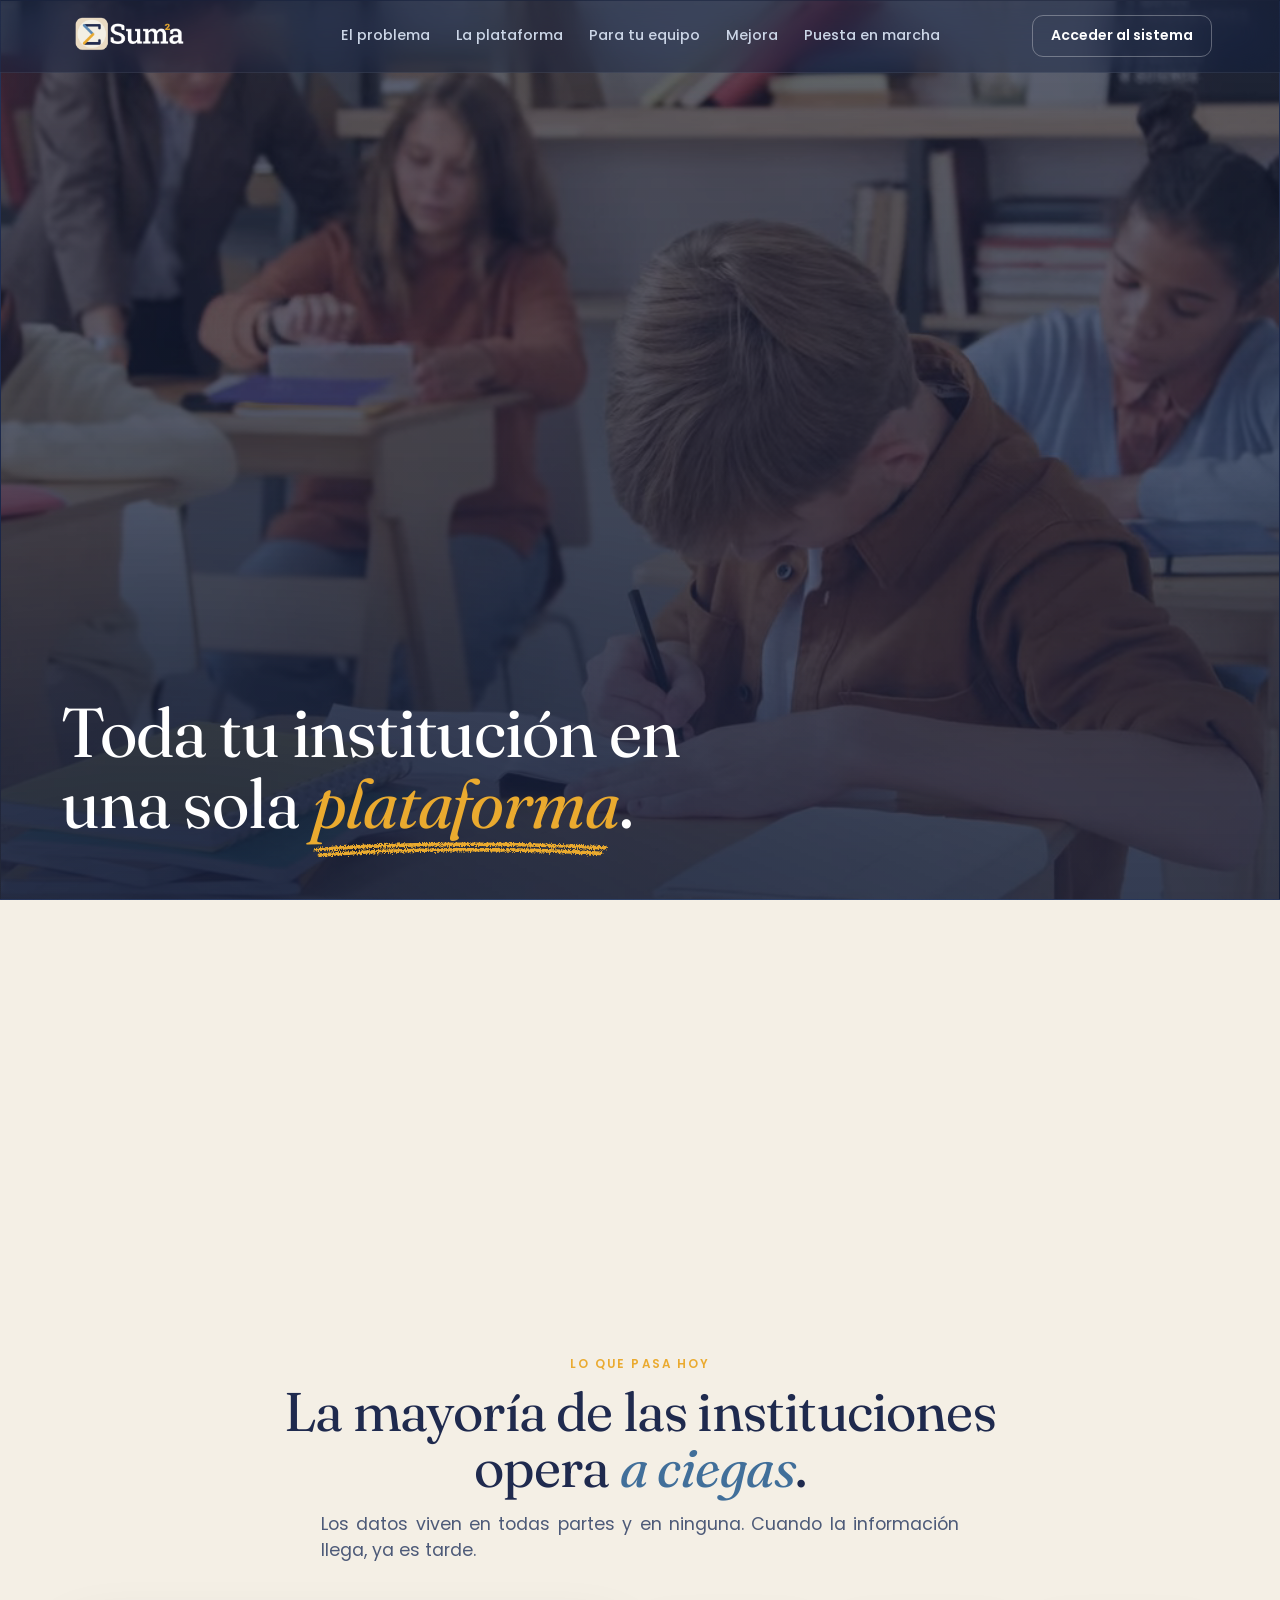
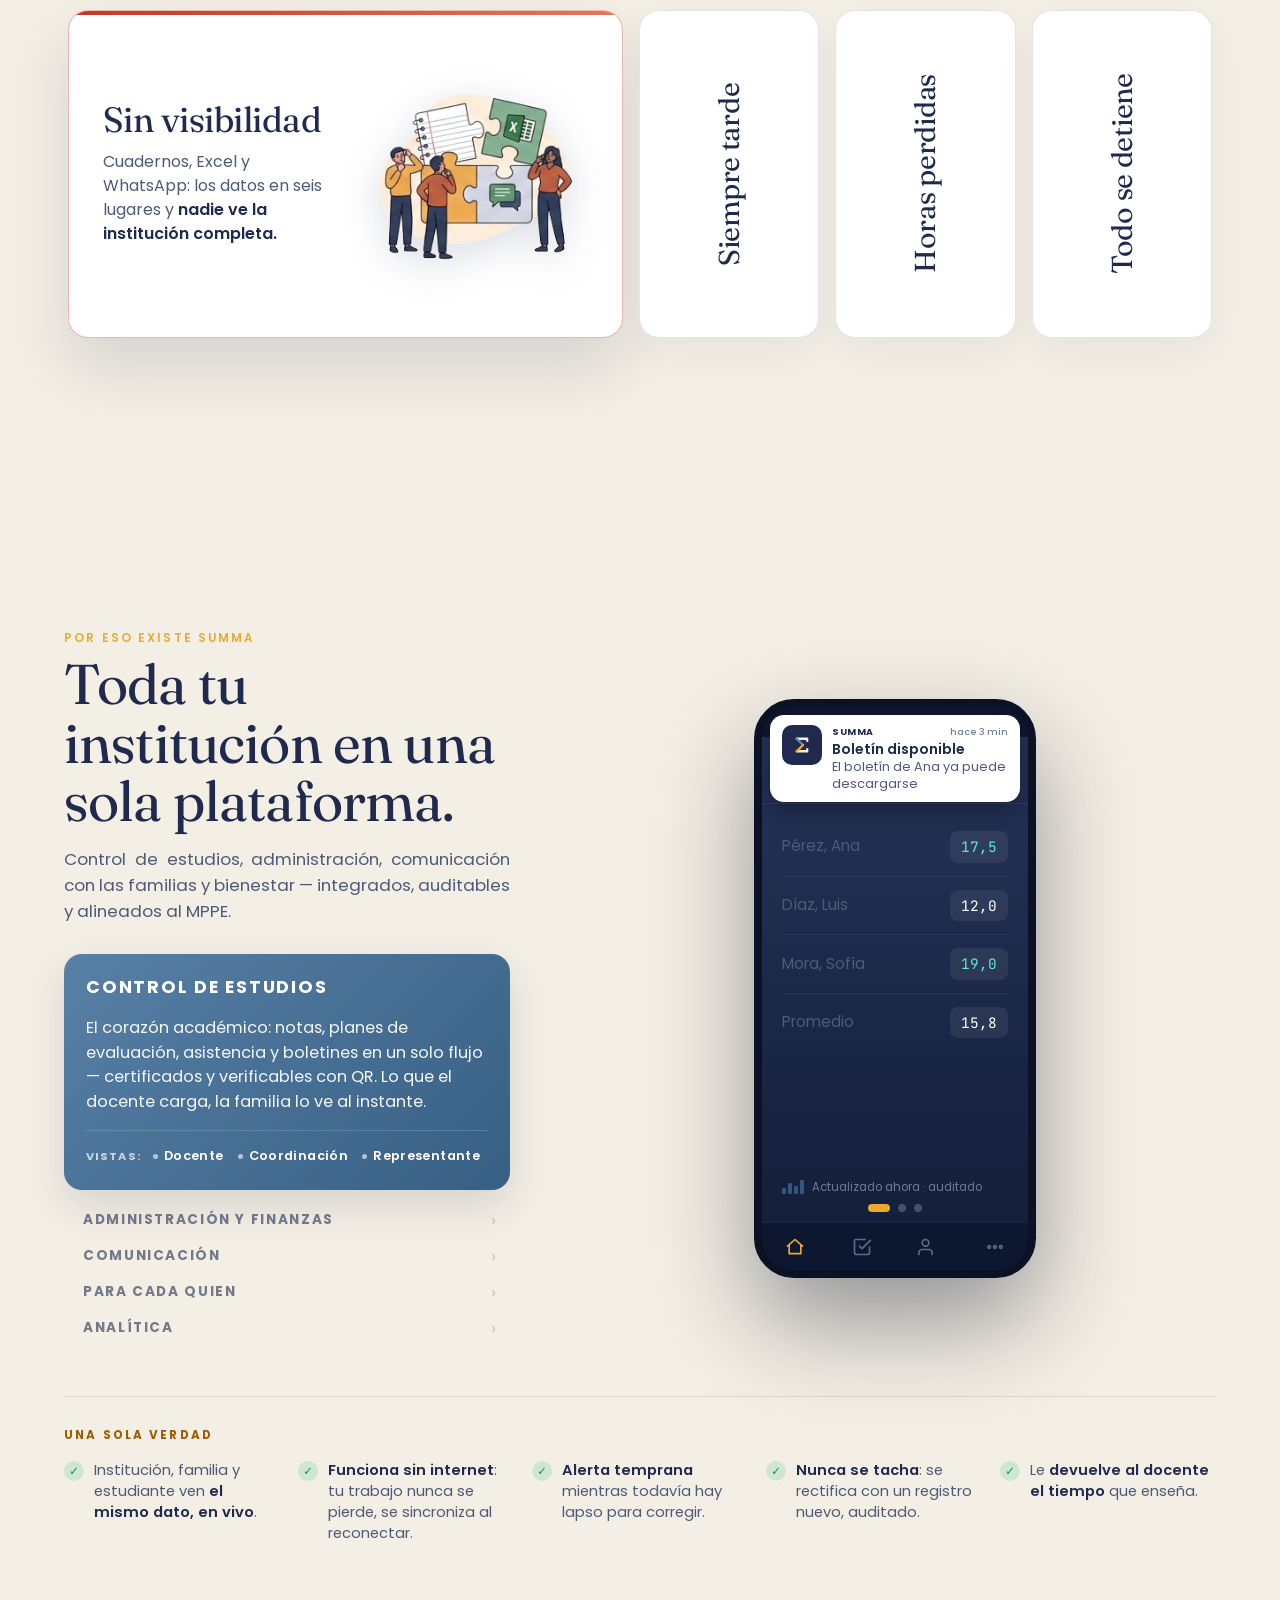
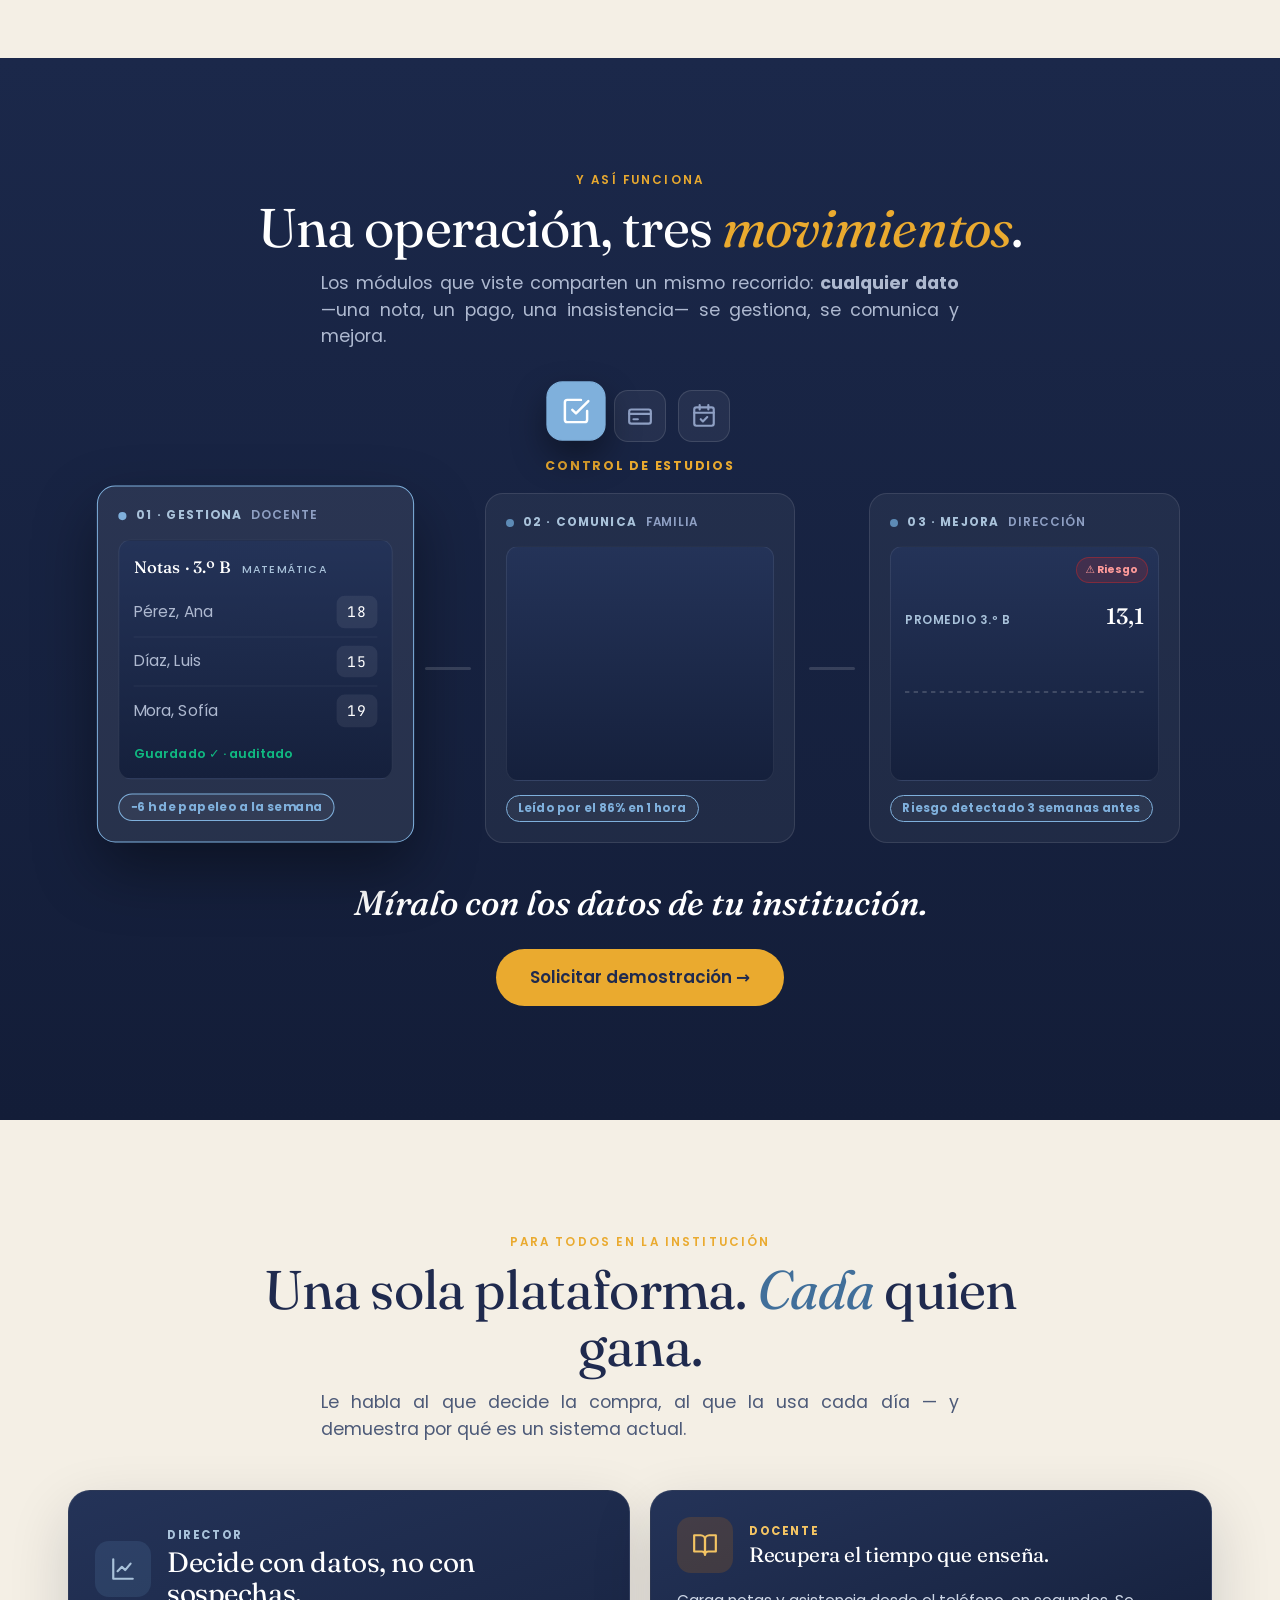
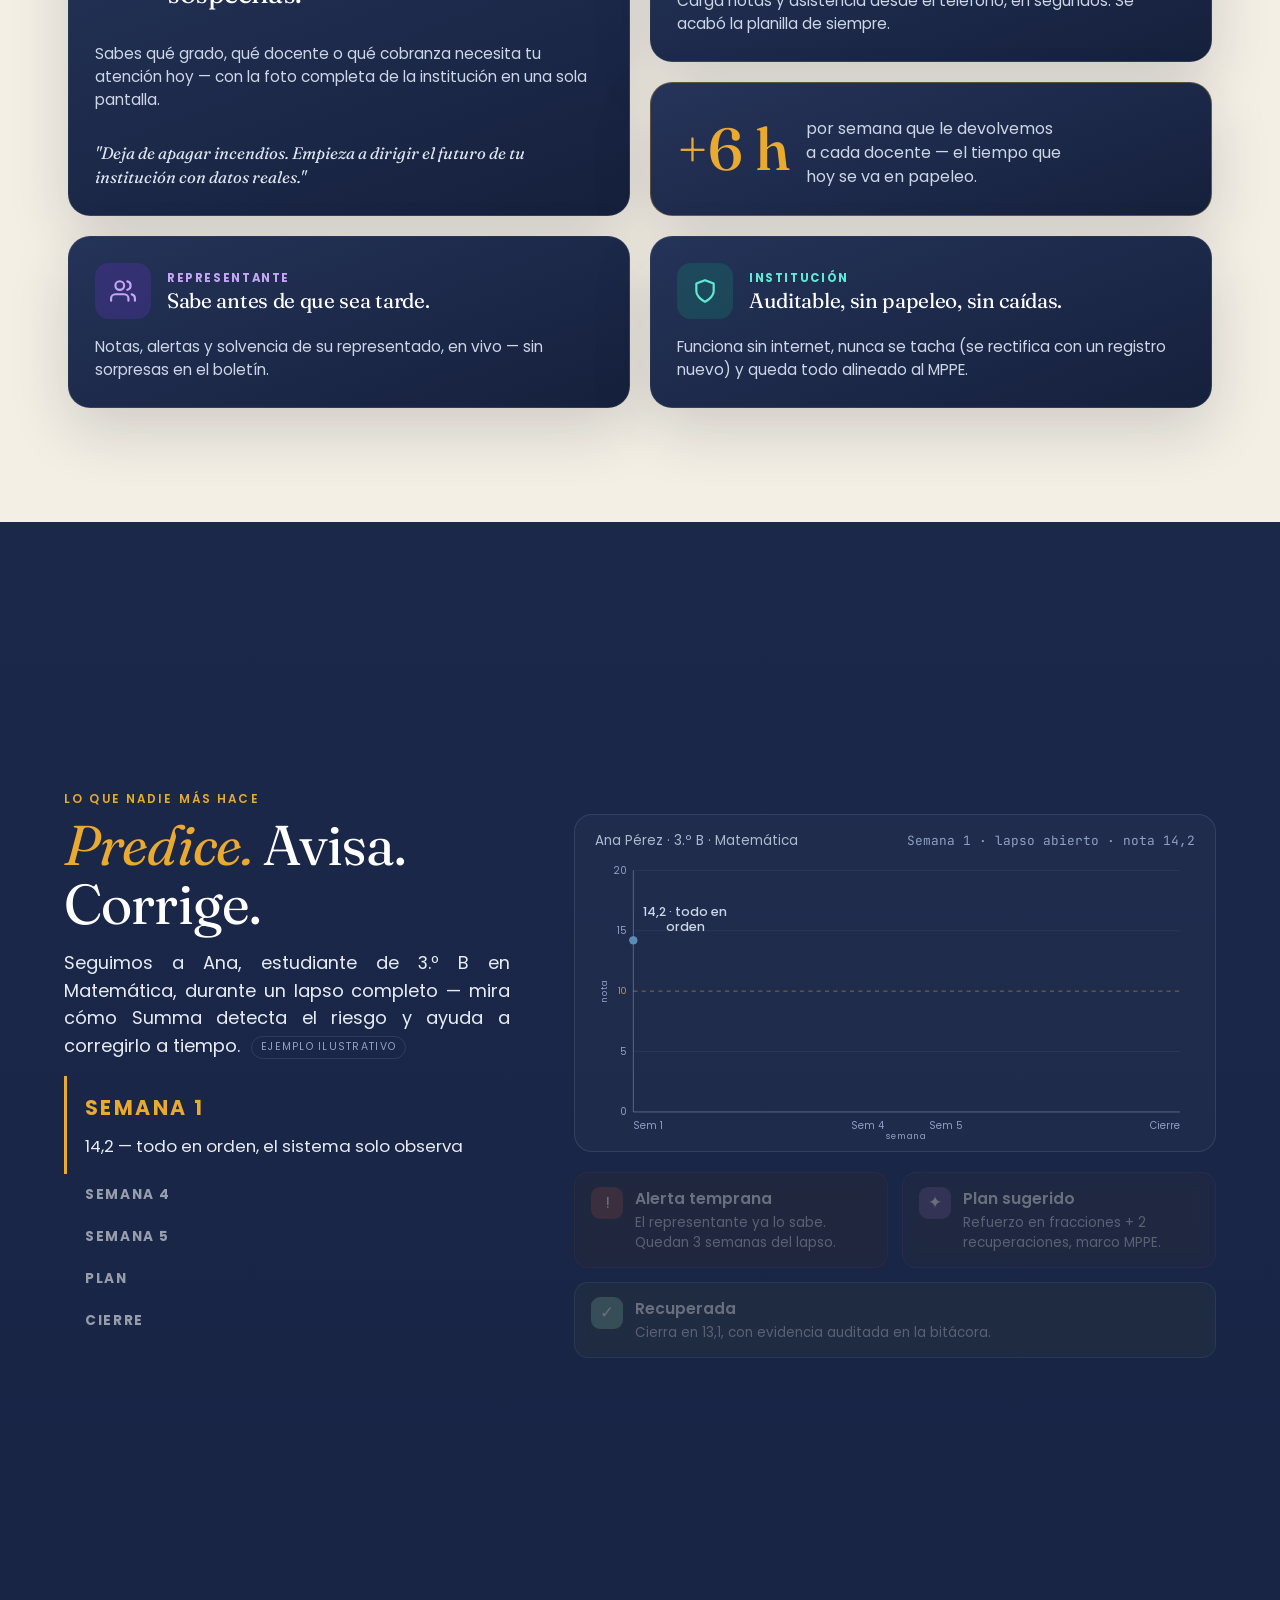
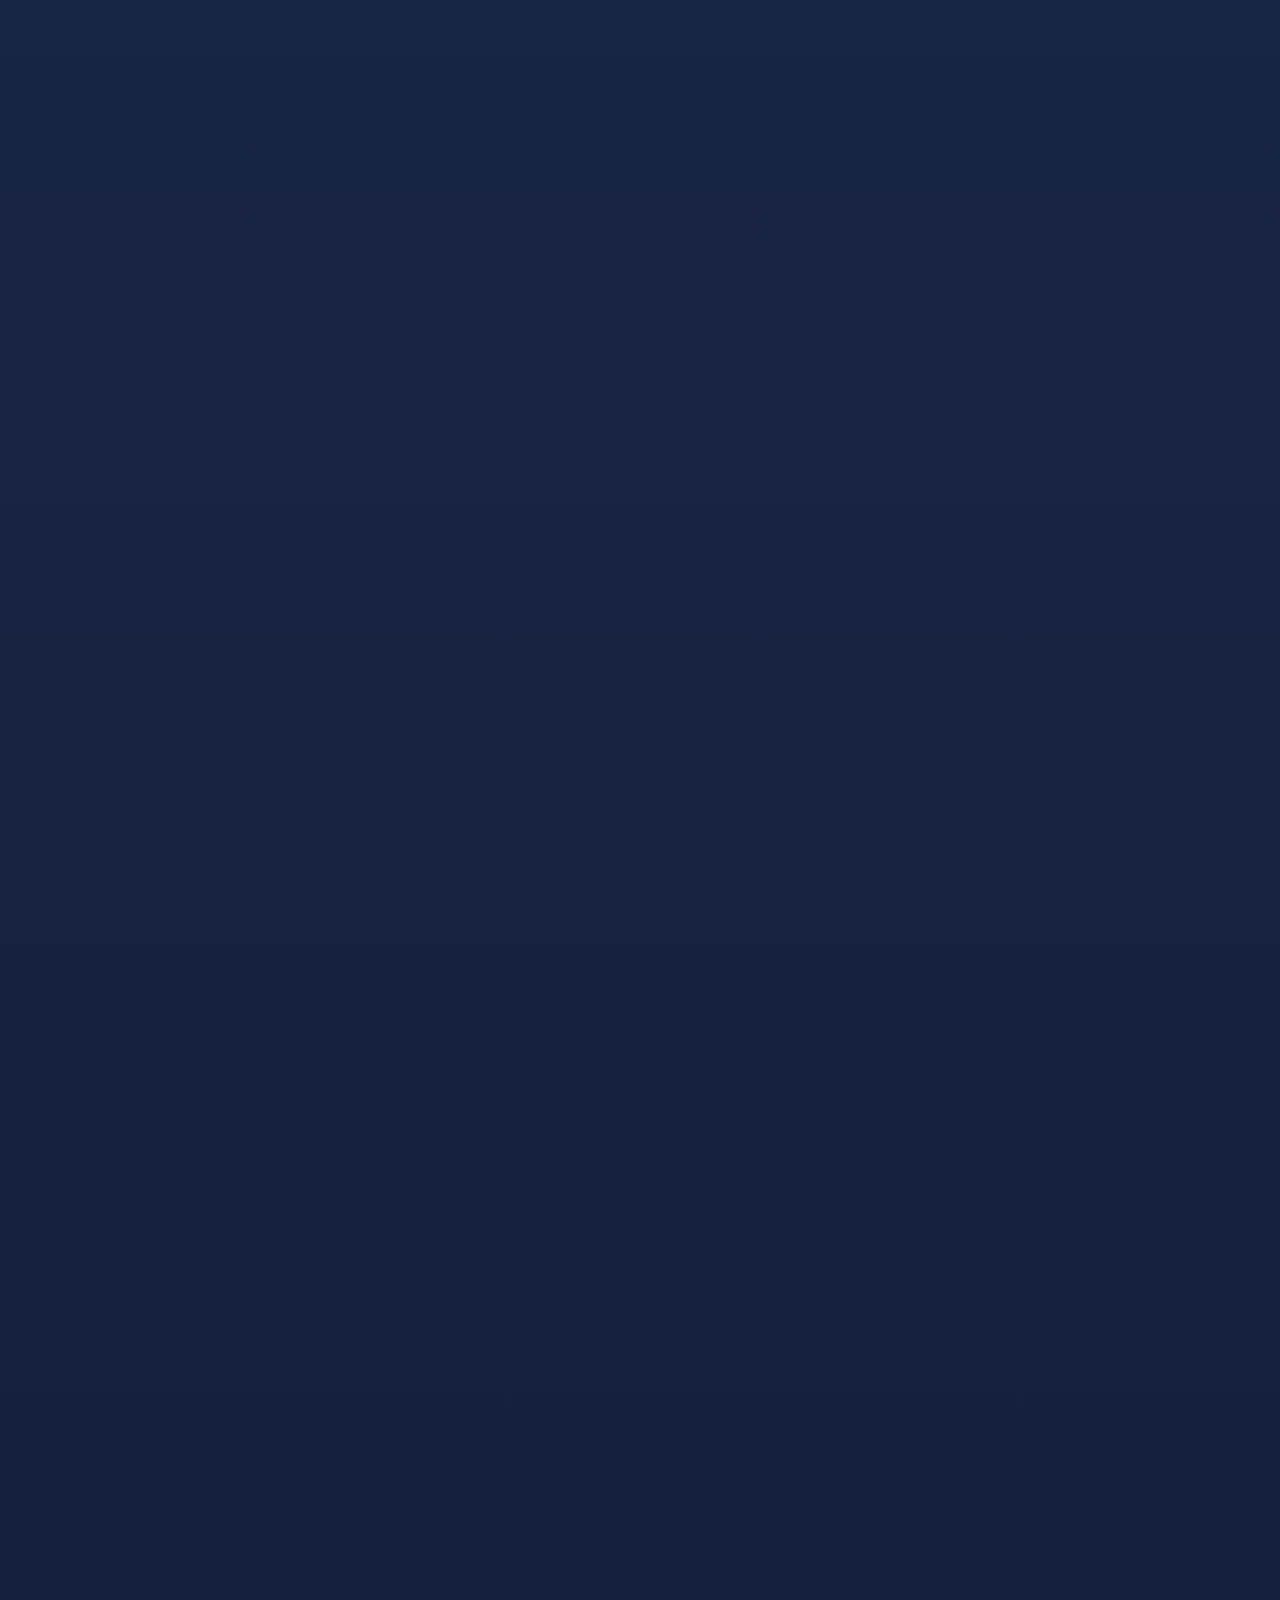
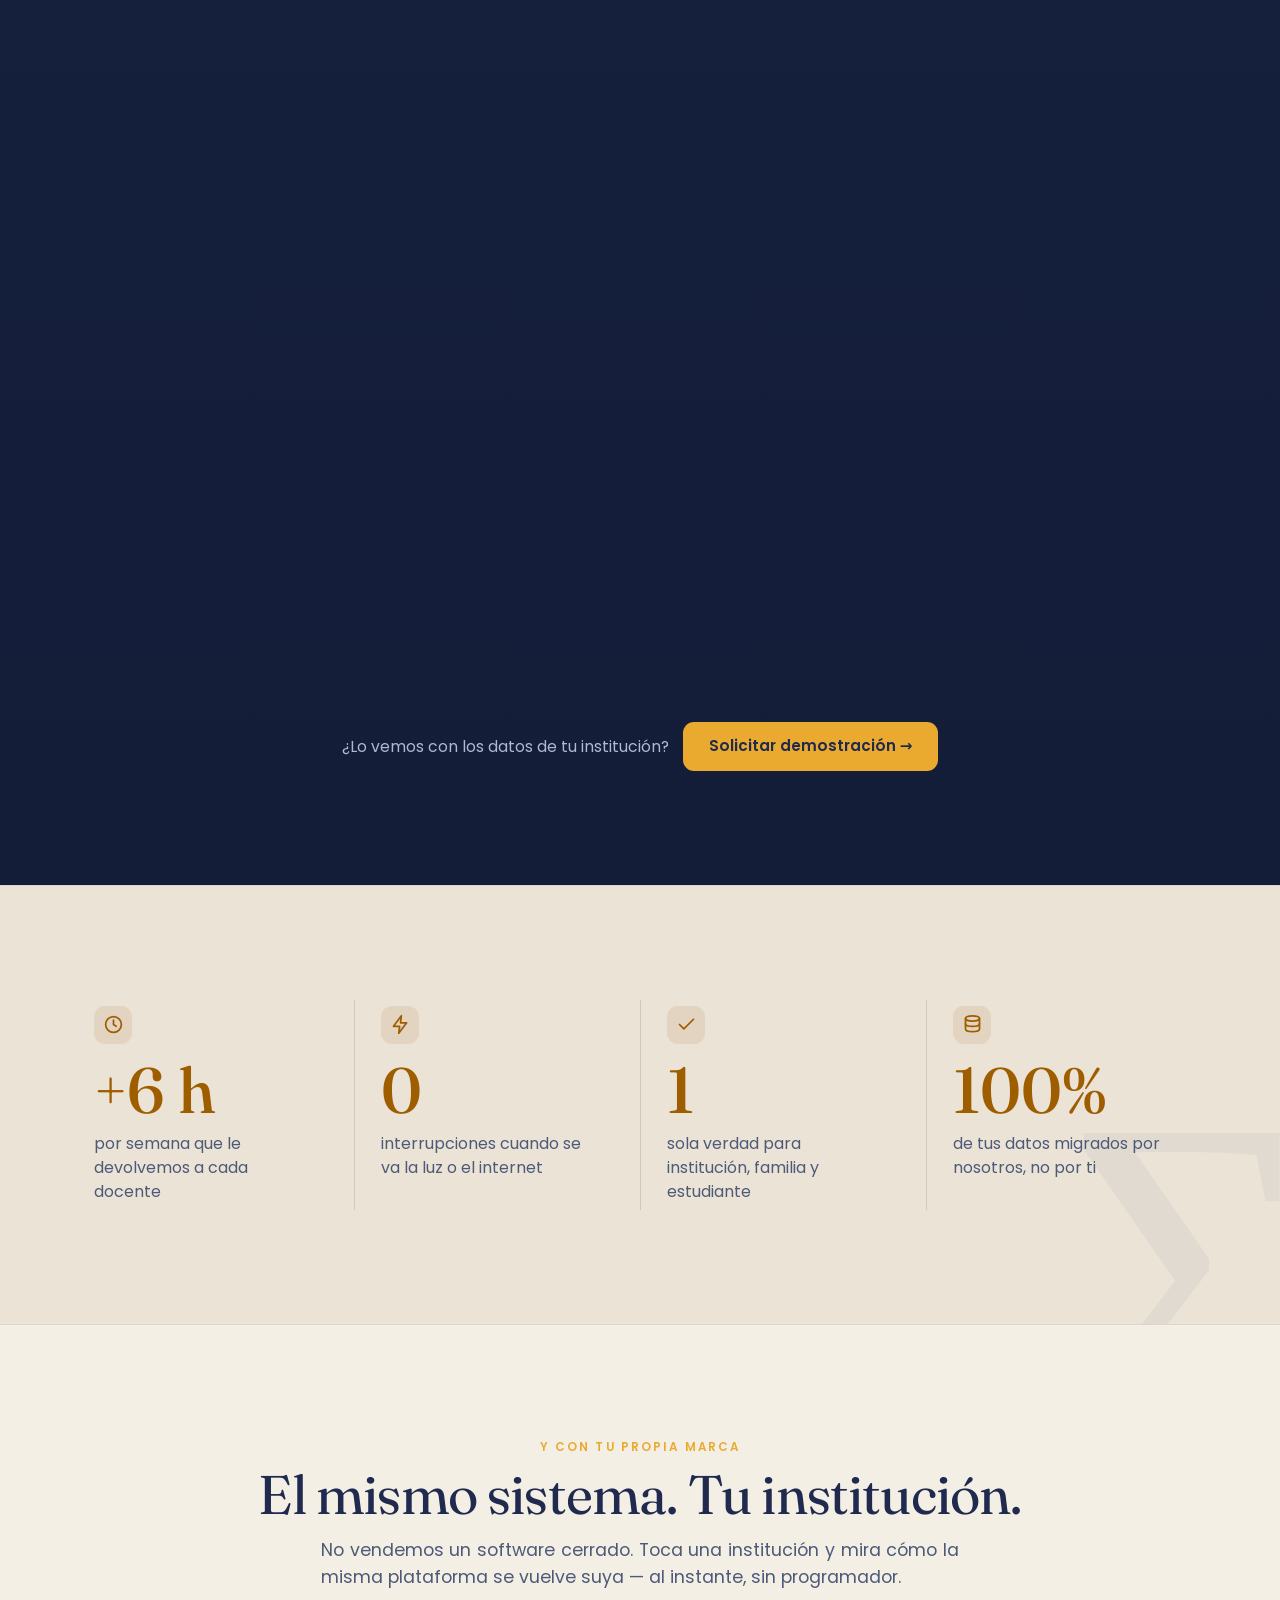
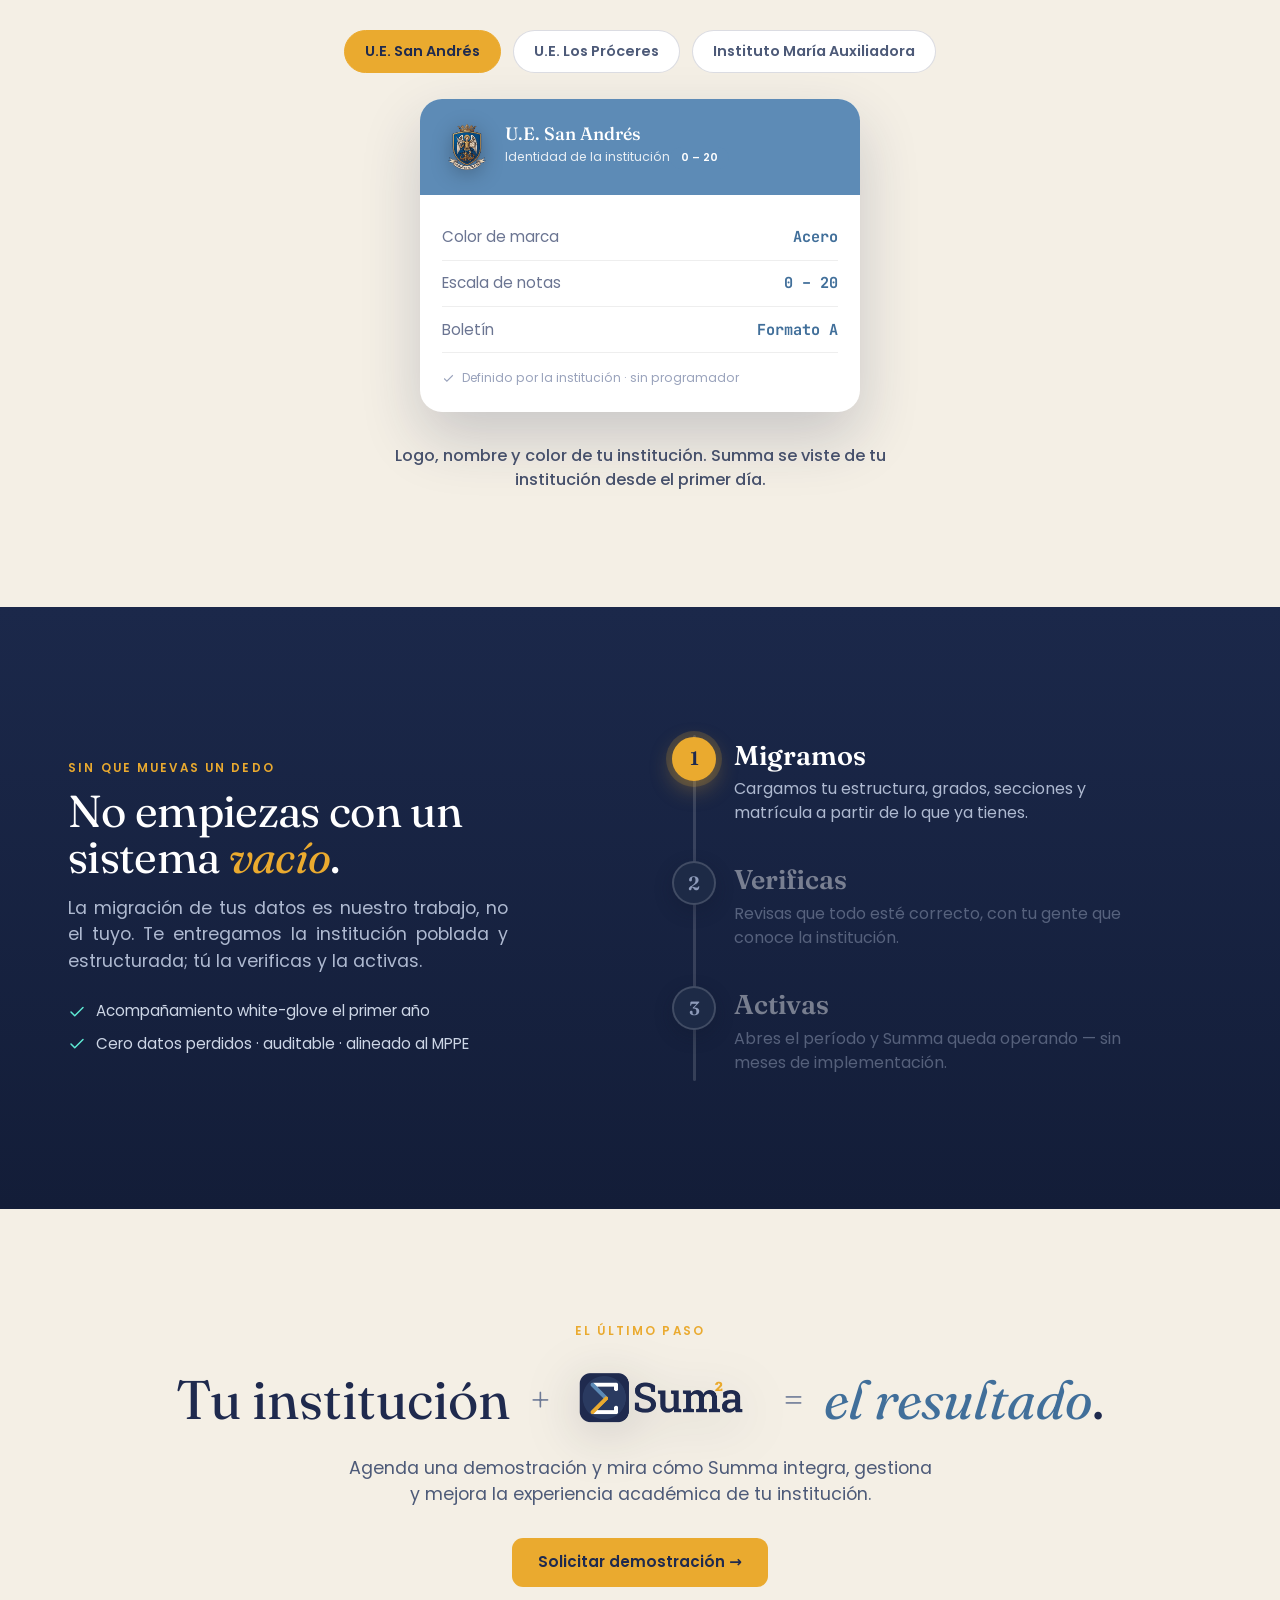
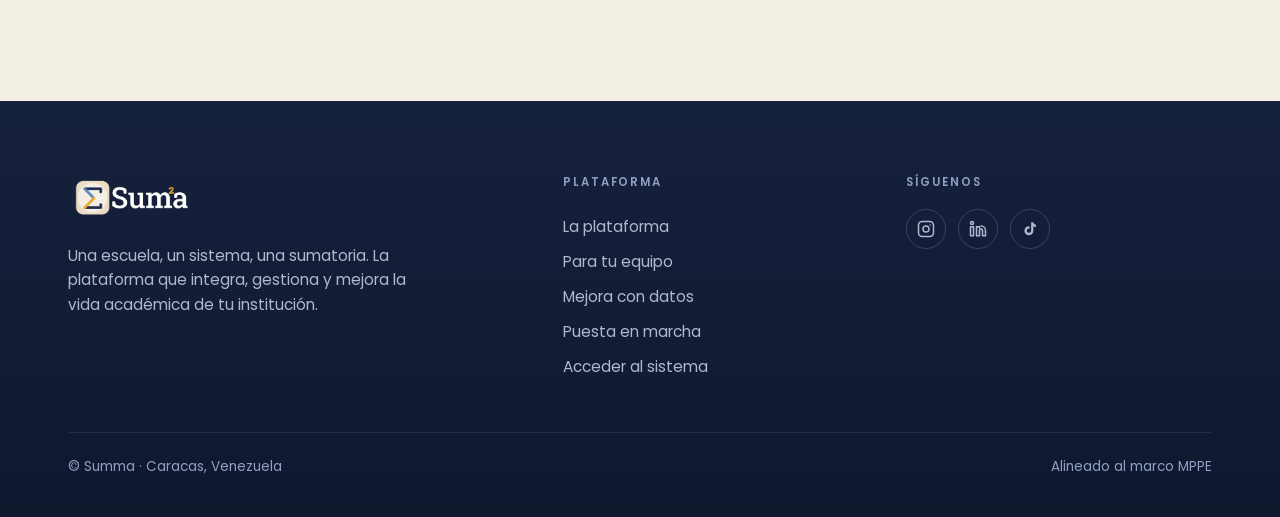
<file: assets/embed/summa/index.html>
<!DOCTYPE html>
<html lang="es">
<head>
<meta charset="UTF-8">
<meta name="viewport" content="width=device-width, initial-scale=1.0">
<link rel="icon" type="image/svg+xml" href="assets/favicon.svg">
<title>Summa · Sistema Único de Manejo y Mejora Académica</title>
<meta name="description" content="Summa integra control de estudios, administración, comunicación con las familias y bienestar en una sola plataforma — auditable, alineada al MPPE y funcionando aunque se vaya la luz o el internet.">
<meta property="og:title" content="Summa · Sistema Único de Manejo y Mejora Académica">
<meta property="og:description" content="Toda tu institución en una sola plataforma. Notas, pagos y comunicación con las familias — y sigue funcionando aunque se vaya la luz.">
<meta property="og:type" content="website">
<meta property="og:image" content="assets/summa-lockup-light.png">
<link rel="preconnect" href="https://fonts.googleapis.com">
<link rel="preconnect" href="https://fonts.gstatic.com" crossorigin>
<link href="https://fonts.googleapis.com/css2?family=Fraunces:ital,opsz,wght@0,9..144,400;0,9..144,500;0,9..144,600;0,9..144,700;1,9..144,400;1,9..144,500;1,9..144,600&family=Poppins:wght@400;500;600;700;800&family=Roboto+Slab:wght@600;700&family=JetBrains+Mono:wght@500;700&display=swap" rel="stylesheet">
<style>
  /* ───────── Tokens de marca ───────── */
  :root{
    --navy:#1F2A4E; --navy-deep:#15203C; --navy-mid:#2C3A60;
    --steel:#5D8BB6; --steel-deep:#416F9A; --steel-light:#A9C2DA;
    --amber:#EAAA2F; --amber-deep:#9E5E00; --amber-light:#F4C463;
    --success:#10B981; --danger:#DC2626; --purple:#7C3AED; --cde:#D97706;
    --crema:#F4EFE5; --blanco:#fff; --nube:#E3DFD9;
    --ink:#1F2A4E;
    /* texto sobre lienzo oscuro */
    --txt:#E7ECF4; --txt-sub:#AEB9D0; --txt-soft:#8FA0C4;
    --hair:rgba(255,255,255,.1);
    --s1:4px; --s2:8px; --s3:12px; --s4:16px; --s6:24px; --s8:32px; --s12:48px; --s16:64px;
    --r-sm:4px; --r-md:8px; --r-lg:12px; --r-xl:16px; --r-pill:9999px;
    --maxw:1200px; --navh:72px;
    --display:"Fraunces",Georgia,serif;
    --body:"Poppins",-apple-system,system-ui,sans-serif;
    --logo:"Roboto Slab",Georgia,serif;
    --mono:"JetBrains Mono",ui-monospace,monospace;
  }
  *{box-sizing:border-box;margin:0;padding:0}
  html{scroll-behavior:smooth}
  body{font-family:var(--body);color:var(--txt);background:var(--crema);line-height:1.5;-webkit-font-smoothing:antialiased;overflow-x:hidden;position:relative}
  /* Lienzo CREMA fijo y limpio (sin transiciones de color). Un glow cálido muy
     sutil y estático para que no sea plano; las secciones oscuras flotan como
     tarjetas encima. */
  body::before{content:"";position:fixed;inset:0;z-index:-2;pointer-events:none;
    background:var(--crema);
    background-image:
      radial-gradient(1100px 800px at 88% 2%, rgba(234,170,47,.06), transparent 60%),
      radial-gradient(1000px 760px at 6% 98%, rgba(93,139,182,.05), transparent 60%);}
  /* grano sutil para textura de lujo */
  body::after{content:"";position:fixed;inset:0;z-index:-1;pointer-events:none;opacity:.04;
    background-image:url("data:image/svg+xml,%3Csvg xmlns='http://www.w3.org/2000/svg' width='180' height='180'%3E%3Cfilter id='n'%3E%3CfeTurbulence type='fractalNoise' baseFrequency='.85' numOctaves='2' stitchTiles='stitch'/%3E%3C/filter%3E%3Crect width='100%25' height='100%25' filter='url(%23n)'/%3E%3C/svg%3E");}
  a{text-decoration:none;color:inherit}
  .wrap{max-width:var(--maxw);margin:0 auto;padding:0 28px}
  .eyebrow{font-size:.74rem;font-weight:600;letter-spacing:.18em;text-transform:uppercase;color:var(--amber)}
  h1,h2,h3{font-family:var(--display);font-weight:400;line-height:1.04;letter-spacing:-.015em;color:var(--head,#fff)}
  .em{font-style:italic}.gold{color:var(--amber)}
  /* glass */
  .glass{background:rgba(255,255,255,.05);border:1px solid var(--hair);
    backdrop-filter:blur(14px) saturate(120%);-webkit-backdrop-filter:blur(14px) saturate(120%);}
  .btn{display:inline-flex;align-items:center;gap:9px;font-weight:600;font-size:.95rem;padding:13px 26px;border-radius:11px;cursor:pointer;border:none;transition:transform .15s,box-shadow .2s,background .2s}
  .btn-gold{background:var(--amber);color:var(--navy)}
  .btn-gold:hover{transform:translateY(-1px);box-shadow:0 8px 26px rgba(234,170,47,.35)}
  .btn-ghost{background:rgba(255,255,255,.07);color:#fff;border:1px solid rgba(255,255,255,.22)}
  .btn-ghost:hover{background:rgba(255,255,255,.14)}
  .btn-line{background:transparent;color:#fff;border:1px solid rgba(255,255,255,.3)}
  .btn-line:hover{background:rgba(255,255,255,.1)}
  .btn svg{width:17px;height:17px;flex:none}

  /* ───────── NAV ───────── */
  header{position:fixed;top:0;left:0;right:0;z-index:50;
    background:rgba(20,31,58,.45);backdrop-filter:blur(18px) saturate(150%);
    -webkit-backdrop-filter:blur(18px) saturate(150%);
    border-bottom:1px solid rgba(255,255,255,.07);transition:background .3s,transform .35s ease}
  header.hidden{transform:translateY(-100%)}
  header.solid{background:rgba(17,26,49,.8)}
  .nav{display:grid;grid-template-columns:1fr auto 1fr;align-items:center;height:var(--navh)}
  .nav .brand{justify-self:start}
  .nav .nav-links{justify-self:center}
  .nav .nav-cta{justify-self:end}
  .brand{display:flex;align-items:center;gap:13px}
  .brand .node{width:44px;height:44px}
  .brand span{font-family:var(--logo);font-weight:700;font-size:1.4rem;color:#fff;letter-spacing:.005em}
  .nav-right{display:flex;align-items:center;gap:22px}
  .nav-links{display:flex;align-items:center;gap:26px}
  .nav-links a.lnk{color:#cbd5e6;font-size:.9rem;font-weight:500;transition:color .2s}
  .nav-links a.lnk:hover{color:#fff}
  .nav-cta{display:flex;align-items:center;gap:10px}
  .nav .btn{padding:9px 18px;font-size:.88rem}

  /* ───────── HERO (transparente sobre el lienzo) ───────── */
  /* sección 1 (hero): superficie navy ELEVADA — un halo de luz superior la
     separa, por contraste, de la banda profunda de "Qué es Σ". */
  /* hero "pinned shrink": el panel arranca a pantalla completa y se contrae a
     una tarjeta redondeada al hacer scroll (vars --hx/--ht/--hb/--hr animadas
     por JS sobre la posición real de scroll; sticky/fixed intactos). */
  .hero-track{position:relative;height:138vh;z-index:1}
  .hero-stage{position:sticky;top:0;height:100vh;height:100svh}
  .hero-panel{position:absolute;left:var(--hx,0);right:var(--hx,0);top:var(--ht,0);bottom:var(--hb,0);
    border-radius:var(--hr,0);overflow:hidden;
    border:1px solid rgba(255,255,255,var(--hbd,0));
    background:
      radial-gradient(1100px 620px at 50% -6%, rgba(93,139,182,.20), transparent 60%),
      radial-gradient(900px 700px at 88% 108%, rgba(234,170,47,.10), transparent 60%),
      linear-gradient(180deg,#243358 0%,#1B284A 55%,#131D38 100%)}
  /* Video de fondo + velo navy (el gradiente del panel queda de fallback detrás). */
  .hero-video{position:absolute;inset:0;width:100%;height:100%;object-fit:cover;z-index:0;
    pointer-events:none;opacity:var(--video-op,1);transition:opacity .15s linear}
  .hero-veil{position:absolute;inset:0;z-index:1;pointer-events:none;
    background:
      linear-gradient(180deg, rgba(19,29,56,.58) 0%, rgba(19,29,56,.72) 60%, rgba(19,29,56,.82) 100%),
      radial-gradient(120% 80% at 12% 100%, rgba(15,22,44,.55), transparent 60%)}
  .hero{min-height:100%;height:100%;display:flex;align-items:center;color:#fff;position:relative;
    z-index:2;padding:calc(var(--navh) + 18px) 0 58px;background:none;overflow:hidden}
  .hero-grid{display:grid;grid-template-columns:1.1fr .9fr;gap:54px;align-items:center;width:100%}
  .hero h1{font-size:clamp(3.1rem,6.6vw,5.6rem);margin:18px 0 22px}
  .hero .lede{color:var(--txt-sub);max-width:48ch;font-size:1.2rem}
  .hero-ctas{margin-top:32px;display:flex;gap:14px;flex-wrap:wrap}
  .hero-trust{margin-top:26px;display:flex;gap:20px;flex-wrap:wrap;color:var(--txt-soft);font-size:.84rem}
  .hero-trust span{display:inline-flex;align-items:center;gap:7px}
  .hero-trust svg{width:15px;height:15px;stroke:var(--amber);flex:none}
  .scroll-hint{position:absolute;left:50%;bottom:18px;transform:translateX(-50%);color:var(--amber-light);font-size:.76rem;letter-spacing:.16em;text-transform:uppercase;font-weight:600;display:flex;flex-direction:column;align-items:center;gap:10px}
  .sh-mouse{width:22px;height:34px;border:2px solid rgba(234,170,47,.65);border-radius:12px;position:relative}
  .sh-wheel{position:absolute;left:50%;top:6px;width:3px;height:7px;border-radius:2px;background:var(--amber);
    transform:translateX(-50%);animation:shScroll 1.7s ease-in-out infinite}
  @keyframes shScroll{0%{opacity:0;transform:translate(-50%,0)}25%{opacity:1}75%{opacity:1;transform:translate(-50%,11px)}100%{opacity:0;transform:translate(-50%,13px)}}
  @media(prefers-reduced-motion:reduce){.sh-wheel{animation:none;opacity:1}}
  /* INVERTIDO (v2): GRANDE = frase (cmp) sobre video; al ACHICAR = texto detallado (exp). */
  .hero-exp{width:100%;opacity:var(--exp-op,0);pointer-events:none;transition:opacity .12s linear}
  .is-shrunk .hero-exp{pointer-events:auto}   /* texto detallado interactivo al achicar */
  /* v2: el texto detallado es el estado ENCOGIDO (tarjeta) → 2 columnas (texto + fórmula Σ),
     a la medida de la tarjeta. El CTA es el botón de esquina cóncavo (CTAs inline ocultas). */
  .hero-exp .hero-grid{grid-template-columns:1.05fr .95fr;gap:clamp(24px,4vw,48px);max-width:var(--maxw);margin:0 auto}
  .hero-exp h1{font-size:clamp(2.2rem,4.4vw,3.4rem)}
  .hero-exp .lede{font-size:1.05rem}
  .hero-exp .formula .heronode{width:clamp(150px,18vw,230px);height:auto}
  .hero-exp .hero-ctas{display:none}   /* el CTA es el botón de esquina cóncavo */
  /* Frase grande (a pantalla completa, sobre el video): frase abajo-izq + Σ arriba-der. */
  .hero-cmp{position:absolute;inset:0;display:flex;flex-direction:column;
    justify-content:flex-end;align-items:flex-start;
    padding:clamp(28px,5vw,60px);overflow:hidden;text-align:left;
    opacity:var(--cmp-op,1);pointer-events:none;transition:opacity .12s linear}
  .hero-cmp .cmp-mark{position:absolute;top:clamp(22px,4vw,48px);right:clamp(22px,4vw,48px);
    width:clamp(76px,10vw,128px);height:auto;
    filter:drop-shadow(0 14px 40px rgba(0,0,0,.45)) drop-shadow(0 0 44px rgba(234,170,47,.16))}
  .hero-cmp .cmp-title{font-family:var(--display);font-weight:400;
    font-size:clamp(2.1rem,5.4vw,4.6rem);line-height:1.03;letter-spacing:-.015em;
    color:#fff;max-width:17ch;margin:0}
  /* CTA de esquina = placa crema pegada a la esquina inf-der del card + esquinas
     CÓNCAVAS (técnica True Progress) → el botón "corta" la esquina del video. */
  .hero-corner-cta{position:absolute;right:var(--hx,0);bottom:var(--hb,0);z-index:4;
    background:var(--crema);border-top-left-radius:40px;padding:16px 0 0 16px;
    opacity:var(--corner-op,0);pointer-events:none;transition:opacity .2s ease}
  .hero-corner-cta .cta-notch{position:absolute;width:32px;height:32px;
    border-bottom-right-radius:32px;box-shadow:8px 8px 0 8px var(--crema)}
  .hero-corner-cta .cta-notch.t{bottom:100%;right:0}   /* curva cóncava arriba-derecha */
  .hero-corner-cta .cta-notch.b{bottom:0;right:100%}   /* curva cóncava abajo-izquierda */
  .hero-corner-cta .btn{border-radius:999px;padding:16px 32px;
    font-size:1rem;font-weight:600;box-shadow:none}
  .is-shrunk .hero-corner-cta{pointer-events:auto}
  .formula{display:flex;flex-direction:column;align-items:center}
  .formula .heronode{width:clamp(210px,27vw,330px);height:clamp(210px,27vw,330px);filter:drop-shadow(0 24px 70px rgba(0,0,0,.5)) drop-shadow(0 0 70px rgba(234,170,47,.22));animation:heroFloat 6s ease-in-out infinite}
  @keyframes heroFloat{0%,100%{transform:translateY(0)}50%{transform:translateY(-7px)}}
  @media(prefers-reduced-motion:reduce){.formula .heronode{animation:none}}
  /* hero: la suma como ecuación limpia y HORIZONTAL */
  .equation{display:flex;flex-direction:row;flex-wrap:wrap;align-items:baseline;
    justify-content:center;gap:8px 14px;margin-top:30px;text-align:center}
  .equation .term{font-family:var(--display);font-size:clamp(1.5rem,3.4vw,2.3rem);font-weight:500;line-height:1.05;opacity:0;transform:translateY(10px);animation:eqin .6s ease forwards}
  .equation .term-inst{color:var(--steel-light)}
  .equation .term-fam{color:var(--crema)}
  .equation .op{font-family:var(--display);font-size:clamp(1.3rem,2.6vw,1.7rem);color:var(--txt-soft);line-height:1;opacity:0;animation:eqin .6s ease forwards}
  .equation .sum{font-family:var(--logo);font-weight:700;font-size:clamp(2.1rem,5vw,3.2rem);color:var(--amber);letter-spacing:.01em;opacity:0;transform:translateY(10px) scale(.92);animation:eqin .7s cubic-bezier(.2,.7,.2,1) forwards;text-shadow:0 0 34px rgba(234,170,47,.35)}
  .equation>*:nth-child(1){animation-delay:.15s}.equation>*:nth-child(2){animation-delay:.30s}
  .equation>*:nth-child(3){animation-delay:.45s}.equation>*:nth-child(4){animation-delay:.60s}
  .equation>*:nth-child(5){animation-delay:.78s}
  @keyframes eqin{to{opacity:1;transform:none}}

  /* ───────── SECCIONES base ───────── */
  section{padding:114px 0}
  @media(max-width:760px){section{padding:64px 0}}
  .center{text-align:center;max-width:820px;margin:0 auto}
  .sec-h2{font-size:clamp(2.2rem,4.8vw,3.4rem)}
  .lede2{color:var(--txt-sub);font-size:1.1rem;max-width:58ch}

  /* ───────── SCROLLY clásico (Σ) ───────── */
  /* sección 2 ("Qué es Σ"): stage navy SÓLIDO full-bleed (bordes limpios sobre
     la crema; sin degradados translúcidos que ensucian). */
  .scrolly{padding:0;color:#fff;
    background:linear-gradient(180deg,#1B284A 0%,#131D38 100%)}
  /* título de sección FIJO (sticky) mientras corre el scrollytelling interno */
  .scrolly-head{position:sticky;top:var(--navh);z-index:4;text-align:center;padding:22px 28px 16px;margin:0 auto;
    background:linear-gradient(180deg,rgba(16,23,44,.94) 56%,rgba(16,23,44,0));
    backdrop-filter:blur(7px);-webkit-backdrop-filter:blur(7px)}
  .scrolly-head h2{font-size:clamp(2.2rem,4.8vw,3.4rem)}  /* igual que .sec-h2 */
  .scrolly-head .eyebrow{display:inline-block}
  .scrolly-head p{display:none}
  /* el visual interno se ancla DEBAJO del título fijo */
  .scrolly .sticky{top:calc(var(--navh) + 120px);height:calc(100vh - var(--navh) - 120px)}
  .scrolly-inner{display:grid;grid-template-columns:1fr 1fr;gap:48px;max-width:var(--maxw);margin:0 auto;padding:0 28px 30px;align-items:start}
  .sticky{position:sticky;top:0;height:100vh;height:100svh;display:flex;align-items:center;justify-content:center}
  .steps{padding:15vh 0 20vh}
  .step{min-height:31vh;display:flex;flex-direction:column;justify-content:center;opacity:.5;transition:opacity .4s}
  .step.active{opacity:1}
  .step .k{font-family:var(--display);color:var(--amber);font-size:1rem;letter-spacing:.04em}
  .step h3{font-size:2rem;margin:10px 0 12px}
  .step p{color:var(--txt-sub);max-width:44ch;font-size:1.08rem}
  .step em{color:#fff;font-style:italic}

  /* ───────── Σ se ensambla ───────── */
  .nodewrap{position:relative;display:flex;flex-direction:column;align-items:center;gap:24px}
  .nodewrap svg{width:clamp(200px,26vw,360px);height:auto}
  .nodewrap .caption{font-family:var(--display);font-style:italic;font-size:1.4rem;color:#fff;min-height:1.6em;text-align:center;transition:opacity .35s;max-width:18ch}
  .trazos{display:flex;gap:18px;flex-wrap:wrap;justify-content:center}
  .tz{display:inline-flex;align-items:center;gap:7px;font-size:.88rem;color:#cdd6e6;opacity:.28;transition:opacity .4s}
  .tz i{width:11px;height:11px;border-radius:3px;flex:none}
  .opn.s1 .tz-inst,.opn.s2 .tz-inst,.opn.s3 .tz-inst{opacity:1}
  .opn.s2 .tz-fam,.opn.s3 .tz-fam{opacity:1}
  .opn.s3 .tz-sis{opacity:1}
  /* resolución: aparece "Summa" centrado bajo el nodo al final */
  .nodewrap .resolve{font-family:var(--logo);font-weight:700;font-size:clamp(1.6rem,3vw,2.2rem);color:#fff;letter-spacing:.02em;opacity:0;transform:translateY(8px);transition:opacity .5s,transform .5s;margin-top:-6px}
  .opn.s3 .resolve{opacity:1;transform:none}
  .opn.s3 .trazos{opacity:.3;transition:opacity .5s}
  #nodeSquircle,#nodeHalo{opacity:0;transition:opacity .7s}
  .stroke{fill:none;stroke-width:8;stroke-linecap:round;stroke-linejoin:round}
  .stroke.draw{stroke-dasharray:120;stroke-dashoffset:120;transition:stroke-dashoffset 1s ease}
  #chevTop{stroke:var(--steel)} #chevBot{stroke:var(--amber)}
  #frameTop,#frameBot{stroke:var(--crema)}
  .opn.s0 #nodeSquircle,.opn.s0 #nodeHalo,.opn.s1 #nodeSquircle,.opn.s1 #nodeHalo,
  .opn.s2 #nodeSquircle,.opn.s2 #nodeHalo,.opn.s3 #nodeSquircle,.opn.s3 #nodeHalo{opacity:1}
  .opn.s1 #chevTop,.opn.s2 #chevTop,.opn.s3 #chevTop{stroke-dashoffset:0}
  .opn.s2 #frameTop,.opn.s2 #frameBot,.opn.s3 #frameTop,.opn.s3 #frameBot{stroke-dashoffset:0}
  .opn.s3 #chevBot{stroke-dashoffset:0}
  .opn.s3 .glow{opacity:1}
  .glow{opacity:0;transition:opacity 1s}

  /* ───────── FULL-BLEED STAGE (transparente) ───────── */
  .fb{position:relative;background:linear-gradient(180deg,#1B284A 0%,#131D38 100%)}
  .fb .stage{position:sticky;top:0;height:100vh;height:100svh;display:flex;align-items:center;justify-content:center;overflow:hidden;color:#fff}
  .fb .drivers{position:relative;z-index:5;pointer-events:none}
  .fb .driver{height:52vh;pointer-events:none}
  /* Ana · texto de cuerpo más claro y consonante con el título */
  .ana .sc-intro{color:#E7ECF4;font-size:1.12rem}
  .ana .sc-desc{color:#cdd6e6;font-size:1.05rem}

  /* Ana */
  .ana .stage{padding:0 clamp(20px,5vw,72px);justify-content:center;align-items:center}
  .ana-intro span{display:inline-block;margin-left:6px;font-size:.66rem;letter-spacing:.12em;text-transform:uppercase;color:var(--txt-soft);border:1px solid var(--hair);border-radius:var(--r-pill);padding:2px 9px;vertical-align:middle}
  /* Plot académico liviano */
  .ana-plot{background:rgba(255,255,255,.025);border:1px solid var(--hair);border-radius:18px;padding:16px 20px 10px;width:100%}
  .ana-cap{display:flex;justify-content:space-between;align-items:baseline;gap:12px;font-size:.84rem;margin-bottom:6px;flex-wrap:wrap}
  .ana-cap .who{color:var(--txt-sub)}
  .ana-cap .live{font-family:var(--mono);color:var(--txt-soft);font-size:.8rem}
  .ana-cap .live #promo{transition:color .5s}
  .chart{width:100%;height:auto;display:block}
  /* ejes + rejilla */
  .chart .axis{stroke:rgba(255,255,255,.28);stroke-width:1.2}
  .chart .gridln{stroke:rgba(255,255,255,.07);stroke-width:1}
  .chart .axlab{fill:var(--txt-soft);font-family:var(--body);font-size:12px}
  .chart .axtitle{fill:var(--txt-soft);font-family:var(--body);font-size:10.5px;letter-spacing:.1em}
  .chart .thr{stroke:var(--amber);stroke-width:1.2;stroke-dasharray:5 5;opacity:.5}
  .chart .thrlab{fill:var(--amber);font-family:var(--body);font-size:11px;opacity:.85}
  @keyframes pulse{0%{r:5;opacity:.9}70%{r:16;opacity:0}100%{opacity:0}}
  /* curva por segmentos (fina, se dibuja por paso) */
  .chart .seg{fill:none;stroke-width:2.6;stroke-linecap:round;stroke-linejoin:round;
    stroke-dasharray:1;stroke-dashoffset:1;transition:stroke-dashoffset .9s ease}
  .chart .seg.down{stroke:var(--danger)} .chart .seg.up{stroke:var(--success)}
  .v.s1 .seg1,.v.s2 .seg1,.v.s3 .seg1,.v.s4 .seg1{stroke-dashoffset:0}
  .v.s2 .seg2,.v.s3 .seg2,.v.s4 .seg2{stroke-dashoffset:0}
  .v.s4 .seg3{stroke-dashoffset:0}
  /* puntos por semana (acumulativos) */
  .chart .pt{opacity:0;transition:opacity .4s}
  .v.s0 .p0,.v.s1 .p0,.v.s2 .p0,.v.s3 .p0,.v.s4 .p0{opacity:1}
  .v.s1 .p4,.v.s2 .p4,.v.s3 .p4,.v.s4 .p4{opacity:1}
  .v.s2 .p5,.v.s3 .p5,.v.s4 .p5{opacity:1}
  .v.s3 .p3,.v.s4 .p3{opacity:1}
  .v.s4 .pc{opacity:1}
  /* anillo que parpadea en la frontera */
  .chart .pr{opacity:0}
  .v.s0 .pr0,.v.s1 .pr4,.v.s2 .pr5,.v.s3 .pr5,.v.s4 .prc{opacity:1;animation:pulse 1.6s infinite}
  /* etiquetas de valor (HTML sobre la gráfica → tamaño fijo y legible en móvil) */
  .chart-wrap{position:relative}
  .ana-annos{position:absolute;inset:0;pointer-events:none}
  .ana-annos .va{position:absolute;transform:translate(-50%,-50%);font-family:var(--body);
    font-weight:500;font-size:12.5px;line-height:1.25;text-align:center;max-width:118px;
    opacity:0;transition:opacity .5s ease}
  .va.white{color:#cdd6e6}.va.gold{color:var(--amber)}.va.red{color:#ff8d8d}.va.green{color:#5eead4}.va.purple{color:#c084fc}
  .vic{display:inline-block;width:16px;height:16px;border-radius:5px;color:#fff;text-align:center;line-height:16px;font-weight:800;margin-right:6px;font-size:.75rem;vertical-align:-3px}
  .vic-r{background:var(--danger)}.vic-g{background:var(--success)}.vic-p{background:var(--purple)}
  .a0{left:15%;top:22%}.a4{left:45%;top:33%}.a5{left:58%;top:61%}.a3{left:71.5%;top:38%}.ac{left:85%;top:26%}
  .v.s0 .a0,.v.s1 .a0,.v.s2 .a0,.v.s3 .a0,.v.s4 .a0{opacity:1}
  .v.s1 .a4,.v.s2 .a4,.v.s3 .a4,.v.s4 .a4{opacity:1}
  .v.s2 .a5,.v.s3 .a5,.v.s4 .a5{opacity:1}
  .v.s3 .a3{opacity:1}
  .v.s4 .ac{opacity:1}
  .seg-plan{stroke:#a78bfa;stroke-width:3;fill:none;stroke-dasharray:6 6;opacity:0;transition:opacity .4s}
  .v.s3 .seg-plan{opacity:1;animation:slidePlan 1s linear infinite}
  @keyframes slidePlan{to{stroke-dashoffset:-12}}
  /* nota actual (live) por paso */
  .v.s4 .promo{color:var(--success)}.v.s2 .promo,.v.s3 .promo{color:var(--danger)}
  /* Línea de tiempo de alertas (debajo de la gráfica, acumulativa). */
  .ana-timeline{display:flex;gap:14px;flex-wrap:wrap;justify-content:center;margin:6px 0 0;width:100%}
  .ana-timeline .ev{flex:1 1 240px;min-width:0;display:flex;gap:12px;align-items:flex-start;border-radius:14px;
    padding:14px 16px;opacity:.34;filter:saturate(.3);text-align:left;cursor:pointer;font:inherit;color:inherit;
    transition:opacity .45s ease,filter .45s ease,transform .2s ease;
    backdrop-filter:blur(8px);-webkit-backdrop-filter:blur(8px)}
  @media(max-width:760px){
    #anaSteps, #anaHint{display:none}
    .ana-timeline{display:grid;grid-template-columns:1fr;margin-top:16px}
    .ana-timeline .ev{grid-area:1/1;width:100%;flex:none;opacity:0 !important;pointer-events:none;transform:translateY(12px) !important;transition:all .4s cubic-bezier(.2,.7,.2,1);box-shadow:none !important;margin:0}
    .v.s2 .ev-alert, .v.s3 .ev-plan, .v.s4 .ev-ok {opacity:1 !important;pointer-events:auto;transform:none !important;z-index:2;box-shadow:0 14px 30px rgba(0,0,0,.42) !important}
  }
  .ana-timeline .ev:hover{transform:translateY(-3px)}
  .ana-timeline .ev .ic{width:32px;height:32px;border-radius:9px;display:grid;place-items:center;flex:none;color:#fff;font-size:1.05rem}
  .ana-timeline .ev b{font-size:.98rem;font-weight:600;color:#fff}
  .ana-timeline .ev small{display:block;color:#cfd6e6;font-size:.84rem;margin-top:2px}
  .ev-alert{background:rgba(220,38,38,.16);border:1px solid rgba(220,38,38,.45)}.ev-alert .ic{background:var(--danger)}
  .ev-plan{background:rgba(124,58,237,.16);border:1px solid rgba(124,58,237,.45)}.ev-plan .ic{background:var(--purple)}
  .ev-ok{background:rgba(16,185,129,.16);border:1px solid rgba(16,185,129,.45)}.ev-ok .ic{background:var(--success)}
  .v.s2 .ev-alert,.v.s3 .ev-alert,.v.s4 .ev-alert{opacity:1;filter:none}
  .v.s3 .ev-plan,.v.s4 .ev-plan{opacity:1;filter:none}
  .v.s4 .ev-ok{opacity:1;filter:none}
  /* alerta del paso actual resaltada */
  .v.s2 .ev-alert,.v.s3 .ev-plan,.v.s4 .ev-ok{transform:translateY(-3px);box-shadow:0 14px 30px rgba(0,0,0,.42)}
  /* área bajo la curva (cuerpo) */
  .chart .afill{opacity:0;transition:opacity .7s ease}
  .v.s1 .afill1,.v.s2 .afill1,.v.s3 .afill1,.v.s4 .afill1{opacity:.42}
  .v.s2 .afill2,.v.s3 .afill2,.v.s4 .afill2{opacity:.42}
  .v.s4 .afill3{opacity:.5}
  /* zona de riesgo (bajo la línea de aprobación) */
  .chart .risk{opacity:0;transition:opacity .6s ease}
  .v.s2 .risk,.v.s3 .risk{opacity:.1}
  /* celebración al recuperar */
  .chart .celebrate{opacity:0}
  .v.s4 .celebrate{animation:anaRipple 1.4s ease-out .3s 2}
  @keyframes anaRipple{0%{opacity:.85;r:5;stroke-width:2.5}100%{opacity:0;r:34;stroke-width:0}}
  @media(prefers-reduced-motion:reduce){.v.s4 .celebrate{animation:none}}
  /* CTA de Ana al final, centrado */
  .ana-cta{margin-top:46px}
  .ana-cta .cta-inline{justify-content:center}

  /* ───────── OTROS vs Summa (tarjetas de vidrio) ───────── */
  .vs-grid{display:grid;grid-template-columns:1fr 1fr;gap:26px;margin-top:46px}
  .vs-col{border-radius:22px;padding:32px 30px;backdrop-filter:blur(14px) saturate(120%);-webkit-backdrop-filter:blur(14px) saturate(120%)}
  .vs-old{background:rgba(255,255,255,.035);border:1px solid rgba(255,255,255,.08)}
  .vs-new{background:linear-gradient(160deg,rgba(234,170,47,.10),rgba(255,255,255,.05));border:1px solid rgba(234,170,47,.3);box-shadow:0 30px 80px rgba(0,0,0,.4)}
  .vs-col h3{font-size:1.5rem;margin-bottom:4px}
  .vs-col .tagh{font-size:.74rem;font-weight:700;letter-spacing:.16em;text-transform:uppercase;margin-bottom:14px}
  .vs-old .tagh{color:var(--txt-soft)} .vs-new .tagh{color:var(--amber)}
  .vs-li{display:flex;gap:12px;align-items:flex-start;padding:13px 0;border-top:1px solid rgba(255,255,255,.1);font-size:1rem;color:var(--txt-sub)}
  .vs-li .mk{width:22px;height:22px;border-radius:50%;flex:none;display:grid;place-items:center;margin-top:1px;font-size:.8rem}
  .vs-old .mk{background:rgba(220,38,38,.16);color:#ff8d8d}
  .vs-new .mk{background:rgba(16,185,129,.2);color:#5eead4}
  .vs-li b{color:#fff;font-weight:600}

  /* ───────── BENEFICIOS POR ROL · BENTO ───────── */
  .bento{display:grid;grid-template-columns:repeat(6,1fr);gap:20px;margin-top:48px}
  .btile{background:rgba(255,255,255,.05);border:1px solid var(--hair);border-radius:22px;padding:26px;position:relative;overflow:hidden;backdrop-filter:blur(14px);-webkit-backdrop-filter:blur(14px);display:grid;grid-template-columns:auto 1fr;gap:0 16px;align-items:center}
  .btile:hover{transform:translateY(-5px);border-color:rgba(255,255,255,.24);box-shadow:0 24px 60px rgba(0,0,0,.42);background:rgba(255,255,255,.07);transition:transform .28s ease,border-color .28s ease,box-shadow .28s ease,background .28s ease}
  .bento .btile:nth-child(2){transition-delay:.06s}
  .bento .btile:nth-child(3){transition-delay:.12s}
  .bento .btile:nth-child(4){transition-delay:.18s}
  .bento .btile:nth-child(5){transition-delay:.24s}
  .bento .btile:nth-child(6){transition-delay:.30s}
  .btile .ic{grid-column:1;grid-row:1/3;width:56px;height:56px;border-radius:14px;display:grid;place-items:center;margin-bottom:0;background:var(--tb,rgba(93,139,182,.18))}
  .btile .ic svg{width:26px;height:26px}
  .btile .who{grid-column:2;grid-row:1;font-size:.72rem;font-weight:700;letter-spacing:.14em;text-transform:uppercase;color:var(--tc,var(--steel-light));margin-bottom:2px;align-self:end}
  .btile h3{grid-column:2;grid-row:2;font-size:1.3rem;margin-bottom:0;line-height:1.14;align-self:start}
  .btile p{grid-column:1 / -1;color:var(--txt-sub);font-size:.96rem;margin-top:16px}
  .btile .q{grid-column:1 / -1;margin-top:auto;padding-top:16px;font-family:var(--display);font-style:italic;color:#dfe6f1;font-size:1.04rem;line-height:1.4}
  .b-director{grid-column:span 3;grid-row:span 2}
  .b-director h3{font-size:1.75rem}
  .b-wide{grid-column:span 3}
  .b-half{grid-column:span 2}
  .b-metric{grid-column:span 3;justify-content:center;background:linear-gradient(160deg,rgba(234,170,47,.12),rgba(255,255,255,.04));border-color:rgba(234,170,47,.28)}
  .b-metric .num{font-family:var(--display);font-weight:500;font-size:clamp(2.6rem,5vw,3.7rem);line-height:1;color:var(--amber)}
  .b-metric .lab{color:var(--txt-sub);margin-top:8px;font-size:1rem;max-width:26ch}

  /* ───────── BANDA DE CIFRAS (transparente) ───────── */
  .stats{position:relative;overflow:hidden;background:#EAE3D6;
    border-top:1px solid rgba(31,42,78,.07);border-bottom:1px solid rgba(31,42,78,.07)}
  .stats::after{content:"Σ";position:absolute;right:-3vw;bottom:-7vw;font-family:var(--display);font-size:34vw;color:rgba(31,42,78,.045);line-height:.7;pointer-events:none}
  .stats-grid{display:grid;grid-template-columns:repeat(4,1fr);gap:0;position:relative;z-index:2}
  .stat{padding:6px 26px}
  .stats-grid .stat + .stat{border-left:1px solid rgba(31,42,78,.14)}
  .stat .si{width:38px;height:38px;display:grid;place-items:center;border-radius:11px;
    background:rgba(158,94,0,.10);margin-bottom:14px}
  .stat .si svg{width:21px;height:21px;stroke:var(--amber-deep);fill:none}
  .stat .n{font-family:var(--display);font-weight:500;font-size:clamp(2.6rem,5vw,4rem);line-height:1;color:var(--amber-deep)}
  .stat .l{margin-top:10px;color:var(--txt-sub);font-size:1rem;max-width:22ch}

  /* ───────── TU COLEGIO · TOGGLE ───────── */
  .toggle{text-align:center}
  .toggle .lede2{margin:14px auto 0}
  .toggle-wrap{display:flex;flex-direction:column;align-items:center;gap:26px;margin-top:40px}
  .chips{display:flex;gap:12px;flex-wrap:wrap;justify-content:center}
  .chip{padding:10px 20px;border-radius:var(--r-pill);border:1px solid rgba(255,255,255,.2);background:rgba(255,255,255,.05);color:#cbd5e6;font-family:var(--body);font-size:.9rem;font-weight:600;cursor:pointer;transition:.25s;backdrop-filter:blur(8px);-webkit-backdrop-filter:blur(8px)}
  .chip:hover{background:rgba(255,255,255,.12);color:#fff}
  .chip.active{background:var(--amber);color:var(--navy);border-color:var(--amber)}
  .toggle-note{color:var(--txt-sub);max-width:48ch;font-size:1.02rem;min-height:3em;margin-top:6px;line-height:1.5;transition:opacity .3s}
  .device{--accent:var(--steel);--accent2:var(--steel-deep);
    width:min(440px,92vw);background:#fff;border-radius:22px;overflow:hidden;color:var(--ink);text-align:left;
    box-shadow:0 26px 60px rgba(31,42,78,.20);transition:transform .5s}
  .device .dtop{background:var(--accent);color:#fff;padding:20px 22px;display:flex;align-items:center;gap:13px;transition:background .6s}
  .device .dlogo{width:50px;height:56px;display:grid;place-items:center;flex:none;background:transparent}
  .device .dlogo img{width:100%;height:100%;object-fit:contain;display:block;
    filter:drop-shadow(0 4px 10px rgba(0,0,0,.28))}
  .device .dtop b{font-family:var(--display);font-weight:500;font-size:1.12rem;display:block;line-height:1.1}
  .device .dtop small{opacity:.85;font-size:.78rem}
  .device .dbody{padding:20px 22px 24px}
  .device .drow{display:flex;justify-content:space-between;align-items:center;padding:11px 0;border-bottom:1px solid #eee;font-size:.95rem}
  .device .drow .lbl{color:#6B7592}
  .device .drow .grade{font-family:var(--mono);font-weight:700;color:var(--accent2);transition:color .6s}
  .device .drow.extra{max-height:0;opacity:0;overflow:hidden;padding-top:0;padding-bottom:0;border-bottom-color:transparent;transition:max-height .5s,opacity .5s,padding .5s}
  .device.show-extra .drow.extra{max-height:46px;opacity:1;padding:11px 0;border-bottom:1px solid #eee}
  .device .dfoot{margin-top:16px;font-size:.76rem;color:#9AA3BC;display:flex;align-items:center;gap:7px}
  .device .badge{display:inline-block;margin-left:auto;background:var(--accent);color:#fff;font-size:.68rem;font-weight:600;padding:3px 11px;border-radius:var(--r-pill);transition:background .6s}

  /* ───────── WHITE-GLOVE ───────── */
  .glove{display:grid;grid-template-columns:1.05fr .95fr;gap:48px;align-items:center}
  .glove .steps3{display:flex;flex-direction:column;gap:16px;margin-top:24px}
  .glove .st{display:flex;gap:15px;align-items:flex-start}
  .glove .st .n{width:34px;height:34px;border-radius:50%;background:var(--amber);color:var(--navy);font-family:var(--display);display:grid;place-items:center;flex:none;font-size:1rem;font-weight:600}
  .glove .st b{font-weight:600;font-size:1.05rem;color:#fff}.glove .st p{color:var(--txt-sub);font-size:.95rem}
  .glove-card{background:linear-gradient(160deg,rgba(255,255,255,.06),rgba(255,255,255,.03));border:1px solid var(--hair);border-radius:22px;padding:38px 34px;box-shadow:0 30px 80px rgba(0,0,0,.4);backdrop-filter:blur(14px);-webkit-backdrop-filter:blur(14px)}
  .glove-card .big{font-family:var(--display);font-size:clamp(1.8rem,3.6vw,2.5rem);line-height:1.1;color:#fff}
  .glove-card .sub{color:var(--txt-sub);margin:14px 0 22px}
  .glove-card .chk{display:flex;gap:10px;align-items:center;padding:9px 0;color:#e6ecf6;font-size:.98rem}
  .glove-card .chk svg{width:18px;height:18px;stroke:#5eead4;flex:none}

  /* Puesta en marcha · timeline scrollytelling (3 pasos) — sección NAVY full-bleed. */
  .tl{position:relative;color:#fff;
    background:linear-gradient(180deg,#1B284A 0%,#131D38 100%)}
  /* v2: sin pin — la animación es automática (auto-ciclo cada 1s). */
  .tl-stage{position:static;height:auto;
    display:grid;grid-template-columns:1fr 1fr;gap:clamp(30px,5vw,72px);align-items:center;
    max-width:var(--maxw);margin:0 auto;padding:0 28px}
  .tl .drivers{display:none}
  .tl-left{max-width:44ch}
  .tl-left .checks{margin-top:26px;display:flex;flex-direction:column;gap:10px}
  .tl-left .chk{display:flex;gap:10px;align-items:center;color:#cdd6e6;font-size:.95rem}
  .tl-left .chk svg{width:18px;height:18px;stroke:#5eead4;flex:none}
  .tl-cta{margin-top:30px}
  .tl-steps{position:relative;padding-left:62px}
  .tl-steps::before{content:"";position:absolute;left:21px;top:14px;bottom:14px;width:3px;
    background:rgba(255,255,255,.14);border-radius:3px}
  .tl-steps::after{content:"";position:absolute;left:21px;top:14px;width:3px;
    height:calc(var(--tl,0) * (100% - 28px));background:var(--amber);border-radius:3px;
    transition:height .55s cubic-bezier(.5,.1,.2,1)}
  /* El disco del número queda SIEMPRE opaco (tapa la línea); solo se atenúa el TEXTO
     de los pasos inactivos → la raya ya no se ve atravesando el "3". */
  .tl-step{position:relative;padding:20px 0}
  .tl-step .num{position:absolute;left:-62px;top:16px;width:44px;height:44px;border-radius:50%;
    display:grid;place-items:center;font-family:var(--display);font-size:1.2rem;font-weight:600;
    background:#1d2a46;border:2px solid rgba(255,255,255,.16);color:#8e9bba;
    box-shadow:0 6px 18px rgba(15,22,44,.30);transition:.4s ease;z-index:2}
  .tl-step b{display:block;font-family:var(--display);font-size:clamp(1.3rem,2.4vw,1.7rem);
    font-weight:600;color:#fff;line-height:1.1;opacity:.42;transition:opacity .4s ease}
  .tl-step p{color:var(--txt-sub);margin-top:7px;font-size:1rem;max-width:42ch;
    opacity:.42;transition:opacity .4s ease}
  .tl-step.on b,.tl-step.on p{opacity:1}
  .tl-step.on .num{background:var(--amber);border-color:var(--amber);color:var(--navy);
    box-shadow:0 0 0 6px rgba(234,170,47,.18),0 8px 22px rgba(234,170,47,.34)}
  .tl .drivers{position:relative;z-index:5}
  .tl .driver{height:45vh}

  /* ───────── CTA + FOOTER (transparente) ───────── */
  .cta{text-align:center;position:relative}
  .cta h2{font-size:clamp(2.4rem,5.4vw,3.8rem);position:relative}
  .cta p{color:var(--txt-sub);max-width:54ch;margin:18px auto 30px;font-size:1.1rem;position:relative}
  .cta-ctas{display:flex;gap:14px;justify-content:center;flex-wrap:wrap;position:relative}
  /* "Summa" con la fuente del logo (como el wordmark), dentro del título del cierre. */
  .brandword{font-family:var(--logo);font-weight:700;letter-spacing:.005em}
  /* Cierre: línea display grande sobre el remate de marca. */
  .cta-pre{font-family:var(--display);font-weight:400;line-height:1.06;letter-spacing:-.015em;
    font-size:clamp(1.7rem,3.8vw,2.7rem);color:var(--head,#1F2A4E);margin:0 auto;max-width:20ch}
  /* Cierre · formato ecuación */
  .cta-eq{display:flex;flex-wrap:wrap;align-items:center;justify-content:center;
    gap:12px 20px;margin:22px auto 6px;max-width:960px}
  .cta-eq .term{font-family:var(--display);font-weight:400;line-height:1.02;
    font-size:clamp(1.9rem,4.6vw,3.4rem);color:var(--head,#1F2A4E)}
  .cta-eq .op{font-family:var(--display);font-weight:400;color:var(--txt-soft);
    font-size:clamp(1.5rem,3.2vw,2.4rem)}
  .cta-eq .sumterm{display:inline-flex;align-items:center}
  .cta-eq .eqlogo{height:clamp(44px,7vw,74px);width:auto;display:block;
    filter:drop-shadow(0 10px 26px rgba(15,22,44,.18))}
  .reveal.in .cta-eq>*{animation:eqpop .6s ease backwards}
  .reveal.in .cta-eq>*:nth-child(1){animation-delay:.06s}
  .reveal.in .cta-eq>*:nth-child(2){animation-delay:.18s}
  .reveal.in .cta-eq>*:nth-child(3){animation-delay:.30s}
  .reveal.in .cta-eq>*:nth-child(4){animation-delay:.42s}
  .reveal.in .cta-eq>*:nth-child(5){animation-delay:.54s}
  @keyframes eqpop{from{opacity:0;transform:translateY(12px)}to{opacity:1;transform:none}}
  /* (El óvalo de "resultado" usa el acero de .sec-light .mark.o → color que combina, detrás del texto.) */
  /* Footer = sección navy sólida full-bleed (ancla la página, estilo referencia). */
  footer{background:linear-gradient(180deg,#16213D 0%,#10182E 100%);color:#fff;
    padding:72px 0 40px;border-top:1px solid rgba(255,255,255,.06);margin-top:0}
  .foot{display:grid;grid-template-columns:1.5fr 1fr 1fr;gap:48px 36px;align-items:start}
  .foot .fbrand{display:flex;align-items:center;gap:11px}
  .foot .fbrand .node{width:36px;height:36px}
  .foot .fbrand span{font-family:var(--logo);font-weight:700;font-size:1.2rem;color:#fff}
  .foot-col h4{font-family:var(--body);text-transform:uppercase;letter-spacing:.16em;
    font-size:.72rem;font-weight:600;color:var(--txt-soft);margin:0 0 18px}
  .foot-tag{color:var(--txt-sub);margin:18px 0 0;max-width:38ch;font-size:.96rem;line-height:1.6}
  .foot-col a{display:block;width:fit-content;color:var(--txt-sub);text-decoration:none;
    padding:6px 0;font-size:.96rem;transition:color .2s}
  .foot-col a:hover{color:#fff}
  .foot-social{display:flex;gap:12px;margin-top:18px}
  .foot-social a{display:grid;place-items:center;width:40px;height:40px;border-radius:50%;padding:0;
    border:1px solid rgba(255,255,255,.16);color:var(--txt-sub);transition:.2s}
  .foot-social a:hover{color:#fff;border-color:var(--amber);background:rgba(234,170,47,.14)}
  .foot-social svg{width:18px;height:18px}
  .foot-legal{margin-top:48px;padding-top:24px;border-top:1px solid rgba(255,255,255,.08);
    display:flex;justify-content:space-between;gap:14px;flex-wrap:wrap;color:var(--txt-soft);font-size:.85rem}
  @media(max-width:760px){.foot{grid-template-columns:1fr 1fr;gap:34px 28px}
    .foot-brand-col{grid-column:1/-1}
    .foot-legal{flex-direction:column;gap:8px}}

  .reveal{opacity:0;transform:translateY(24px);transition:opacity .7s var(--rd,0s),transform .7s var(--rd,0s)}
  .reveal.in{opacity:1;transform:none}

  /* ───────── Marcas dibujadas a mano (draw-in sobre palabras clave) ───────── */
  .markword{position:relative;display:inline-block;isolation:isolate}
  .mark{position:absolute;pointer-events:none;overflow:visible}
  .mark.u{left:-1%;width:102%;top:.80em;height:.62em}          /* subrayado (doble trazo) */
  .mark.o{left:-8%;width:116%;top:-18%;height:136%;z-index:-1} /* círculo/óvalo */
  .mark path{fill:none;stroke-width:3.6;stroke-linecap:round;stroke-linejoin:round;
    vector-effect:non-scaling-stroke;stroke-dasharray:1;stroke-dashoffset:1;
    filter:url(#chalk);
    transition:stroke-dashoffset .85s cubic-bezier(.6,.15,.2,1) .12s}
  .markword.mk-go .mark path{stroke-dashoffset:0}
  .markword.mw-2 .mark path{transition-delay:.25s}

  /* ───────── Hover táctil (botones + tarjetas) ───────── */
  .btn{position:relative;overflow:hidden;isolation:isolate}
  .btn::after{content:"";position:absolute;inset:0;z-index:-1;pointer-events:none;
    background:linear-gradient(115deg,transparent 32%,rgba(255,255,255,.28) 50%,transparent 68%);
    transform:translateX(-130%);transition:transform .6s ease}
  .btn:hover::after{transform:translateX(130%)}
  .vs-col,.glove-card,.device{transition:transform .3s ease,box-shadow .3s ease,border-color .3s ease}
  .vs-col:hover,.glove-card:hover{transform:translateY(-4px);box-shadow:0 26px 64px rgba(0,0,0,.42)}
  .device:hover{transform:translateY(-4px)}
  .btile .ic{transition:transform .4s cubic-bezier(.2,.7,.2,1)}
  .btile:hover .ic{transform:scale(1.09) rotate(-4deg)}

  /* ───────── Tema CLARO por sección (sobre la crema; sin pintar fondo) ───────── */
  .sec-light{--txt:#33405e;--txt-sub:#4d5a78;--txt-soft:#6f7b97;--hair:rgba(31,42,78,.12);--head:#1F2A4E}
  .sec-light .lede2{color:var(--txt-sub)}
  .sec-light .vs-col,.sec-light .glove-card{background:#fff;border-color:rgba(31,42,78,.10);
    box-shadow:0 18px 50px rgba(31,42,78,.10);backdrop-filter:none;-webkit-backdrop-filter:none}
  /* "Una sola verdad" = tarjeta NAVY premium (la opción ganadora resalta sobre
     la crema; sin el lavado ámbar). */
  .sec-light .vs-new{background:linear-gradient(160deg,#243358,#15203C);
    border:1px solid rgba(234,170,47,.45);box-shadow:0 34px 90px rgba(15,22,44,.30);color:#dfe6f1}
  .sec-light .vs-new h3{color:#fff}
  .sec-light .vs-new .tagh{color:var(--amber-light)}
  .sec-light .vs-new .vs-li{border-top-color:rgba(255,255,255,.12);color:#cdd6e6}
  .sec-light .vs-new .vs-li b{color:#fff}
  .sec-light .vs-new .mk{background:rgba(16,185,129,.22);color:#5eead4}
  .sec-light .vs-li{border-top-color:rgba(31,42,78,.10);color:var(--txt-sub)}
  .sec-light .vs-li b{color:#1F2A4E}
  .sec-light .vs-old .mk{background:rgba(220,38,38,.12);color:#c0392b}
  .sec-light .em[style*="steel-light"]{color:var(--steel-deep)!important}
  .sec-light .mark.o path{stroke:#C2851A!important}  /* óvalos en OCRE, detrás del texto */
  .sec-light .stat .l{color:var(--txt-sub)}
  .sec-light .glove .st b{color:#1F2A4E}
  .sec-light .glove-card .big{color:#1F2A4E}
  .sec-light .glove-card .sub{color:var(--txt-sub)}
  .sec-light .glove-card .chk{color:#3a4660}
  .sec-light .glove-card .chk svg{stroke:#0b8a64}
  /* Bento: tiles navy individuales sobre la crema (no un mega-panel). Mantienen
     sus acentos de color (pensados para fondo oscuro). */
  .sec-light .btile{background:linear-gradient(160deg,#243358,#15203C);
    border-color:rgba(255,255,255,.08);box-shadow:0 22px 60px rgba(15,22,44,.16);
    color:#dfe6f1;backdrop-filter:none;-webkit-backdrop-filter:none}
  .sec-light .btile:hover{border-color:rgba(255,255,255,.22);
    box-shadow:0 30px 72px rgba(15,22,44,.24);background:linear-gradient(160deg,#28395e,#18223d)}
  .sec-light .btile h3{color:#fff}
  .sec-light .btile p{color:#cdd6e6}
  .sec-light .btile .q{color:#dfe6f1}
  .sec-light .b-metric{background:linear-gradient(160deg,#26345a,#15203C);
    border-color:rgba(234,170,47,.32)}
  /* Toggle (Tu institución) en claro: chips legibles sobre crema. */
  .sec-light .chip{background:#fff;border-color:rgba(31,42,78,.16);color:#4d5a78}
  .sec-light .chip:hover{background:#f3eee3;color:#1F2A4E}
  .sec-light .chip.active{background:var(--amber);color:var(--navy);border-color:var(--amber)}
  .sec-light .toggle-note{color:#46506B;font-weight:500}
  .sec-light .b-metric .lab{color:#cdd6e6}
  /* En claro, los énfasis y marcas (dorado/acero) van más profundos para leerse
     sobre la crema. */
  .sec-light .em.gold{color:var(--amber-deep)}
  .sec-light .em .mark path{stroke:var(--steel-deep)}
  .sec-light .em.gold .mark path{stroke:var(--amber-deep)}
  /* Cierre: la palabra "resultado" en AZUL (acero) y su óvalo en dorado detrás. */
  .cta.sec-light .em.gold{color:var(--steel-deep)}
  .cta.sec-light .em.gold .mark.o path{stroke:#C2851A!important}

  /* Secciones oscuras como TARJETAS navy flotantes sobre la crema (no full-bleed
     con costuras). Texto claro por defecto (vars de :root). */
  .panel-dark{background:linear-gradient(180deg,#243358 0%,#1B284A 55%,#131D38 100%);
    color:#fff;border-radius:28px;margin:10px clamp(16px,3vw,40px);
    box-shadow:0 30px 80px rgba(15,22,44,.16);overflow:hidden}

  @media(prefers-reduced-motion:reduce){
    *{transition:none!important;animation:none!important}
    .reveal,.addend,.tz{opacity:1;transform:none}
    /* la fórmula arranca en opacity:0 esperando 'eqin'; sin animación debe
       restituirse o queda invisible. */
    .equation .term,.equation .op,.equation .sum{opacity:1!important;transform:none!important}
    #nodeSquircle,#nodeHalo,.glow{opacity:1}.stroke.draw{stroke-dashoffset:0}
    svg .line{stroke-dashoffset:0}svg .okdot,svg .riskdot{opacity:1}
    .nodewrap .resolve{opacity:1;transform:none}
    .mark path{stroke-dashoffset:0}
    /* sin pin-shrink: hero estable a todo el ancho */
    .hero-track{height:auto}.hero-stage{position:static;height:auto}
    .hero-panel{position:relative;left:auto;right:auto;top:auto;bottom:auto;border-radius:0;border:none;box-shadow:none}
    .hero{height:auto;min-height:100svh}
    .hero-exp{opacity:1!important}.hero-cmp,.hero-corner-cta{display:none}
    .hero-video{display:none} /* sin movimiento → fallback navy del panel */
    /* timeline: sin pin → todos los pasos visibles, línea completa */
    .tl-stage{position:static;height:auto;grid-template-columns:1fr;gap:30px}
    .tl .driver{height:auto}.tl-step b,.tl-step p{opacity:1}
    .tl-step .num{background:var(--amber);border-color:var(--amber);color:var(--navy);box-shadow:none}
    .tl-steps::after{height:calc(100% - 28px)}
  }
  @media(max-width:920px){
    .nav-links{display:none}
    /* MÓVIL: nav compacto (marca izq + "Acceder al sistema" der) */
    .nav{display:flex;justify-content:space-between;align-items:center}
    .nav-cta .btn-line{display:inline-flex}
    .nav .btn{padding:8px 14px;font-size:.82rem}
    .brand span{font-size:1.05rem}.brand .node{width:30px;height:30px}
    /* MÓVIL: hero con PIN-SHRINK (como antes); al encogerse = frase + ecuación (sin logo) + botón. */
    /* FLUIDEZ: el encogido se hace con clip-path (compositor, SIN layout) en vez de
       animar left/top/right/bottom por frame → sin "laguado" sobre el video. */
    .hero-panel{left:0;right:0;top:0;bottom:0;
      clip-path:inset(var(--ht,0) var(--hx,0) var(--hb,0) var(--hx,0) round var(--hr,0));
      will-change:clip-path;transform:translateZ(0)}
    .hero-video{transition:none;will-change:opacity;transform:translateZ(0)}
    .hero-exp .hero-grid{grid-template-columns:1fr;gap:14px;text-align:center}
    .hero h1{font-size:clamp(2.1rem,8vw,3rem);margin:0 auto}
    .hero .eyebrow,.hero .lede,.hero-trust{display:none}  /* encogido = frase + ecuación */
    .hero-exp .formula{display:flex}                       /* mostrar la ecuación */
    .hero-exp .formula .heronode{display:none}             /* SIN el logo Σ */
    .equation{justify-content:center}
    .equation .term,.equation .op,.equation .sum{opacity:1!important;transform:none!important}
    /* botón de esquina cóncava, reducido */
    .hero-corner-cta{border-top-left-radius:28px;padding:12px 0 0 12px}
    .hero-corner-cta .cta-notch{width:24px;height:24px;border-bottom-right-radius:24px;box-shadow:6px 6px 0 6px var(--crema)}
    .hero-corner-cta .btn{padding:12px 22px;font-size:.9rem}
    /* estado grande: la frase sobre el video */
    .hero-cmp{padding:24px 20px 56px}
    .hero-cmp .cmp-title{font-size:clamp(1.9rem,8vw,3rem)}
    .scroll-hint{display:none}        /* sin "Desliza" en móvil */
    .addends{max-width:100%}
    .vs-grid,.stats-grid{grid-template-columns:1fr}
    .bento{grid-template-columns:1fr}
    .b-director,.b-wide,.b-half,.b-metric{grid-column:auto!important;grid-row:auto!important}
    .stats-grid{gap:34px;justify-items:center}.stat{text-align:center}
    .stats-grid .stat+.stat{border-left:none}.stat .si{margin-left:auto;margin-right:auto}
    .glove{grid-template-columns:1fr;gap:30px}
    /* "Qué es Σ": SIN scrollytelling en móvil → nodo estático arriba (estado
       final, TODO visible) + pasos apilados y centrados. Mata el solapamiento. */
    .scrolly-inner{grid-template-columns:1fr;gap:6px}
    .sticky,.scrolly .sticky{position:static;height:auto;display:block;padding:8px 0;background:none;backdrop-filter:none;z-index:auto}
    .scrolly-head{position:static;padding:14px 28px 10px;background:none;backdrop-filter:none;text-align:center}
    .scrolly-head p{display:block;color:var(--txt-sub);max-width:46ch;margin:8px auto 0}
    .nodewrap{gap:16px}
    #nodeSquircle,#nodeHalo,.glow{opacity:1}
    .nodewrap .stroke.draw{stroke-dashoffset:0}
    .tz{opacity:1}
    .nodewrap .resolve{opacity:1;transform:none}
    .steps{padding:4vh 0 8vh}
    .step{min-height:auto;padding:20px 0;opacity:1;text-align:center}
    .step p{margin-left:auto;margin-right:auto}
    .fb .driver{height:auto;min-height:70vh}
    /* Ana (ancho): SOLO ajustes de tamaño. El MECANISMO (pin/scroll vs auto) se
       decide por tipo de puntero (abajo, @media pointer:coarse) → en ESCRITORIO con
       ratón siempre es scrollytelling, aunque la ventana sea angosta (<920px). */
    .ana .stage{padding:72px 14px 28px}
    .ana-stage{height:auto;width:100%;max-width:520px}
    .ana-card{padding:18px 16px}
    .overlay{left:14px;right:14px;bottom:14px;padding:12px 14px;gap:10px}
    .overlay b{font-size:.92rem}.overlay small{font-size:.78rem}
    /* timeline: apilado (1 columna); el resaltado lo maneja el auto-ciclo (1s) */
    .tl-stage{grid-template-columns:1fr;gap:30px;padding:0 24px}
  }
  /* Ana: scrollytelling con RATÓN (escritorio); auto-ciclo en TÁCTIL (móvil/tablet).
     Decidir por puntero evita que un escritorio en ventana angosta pierda el scrolly. */
  @media (pointer:coarse),(max-width:900px){
    .fb .stage{position:static;height:auto;overflow:visible}
    .fb .drivers{display:none}                 /* móvil/táctil: auto-ciclo (no scroll) */
    .ana-card{min-height:auto;background:rgba(20,28,46,.92);
      backdrop-filter:none;-webkit-backdrop-filter:none}   /* sin blur → no congela */
    .ana-card svg.chart{flex:none;height:190px;min-height:0}
    .overlay{backdrop-filter:none;-webkit-backdrop-filter:none}
  }

  /* ───────── Rebrand Summa: lockup en nav/footer ───────── */
  .brand-logo{height:50px;width:auto;display:block}
  @media(max-width:920px){.brand-logo{height:38px}}
  .foot .fbrand .brand-logo{height:52px}
  /* ───────── #que · módulos ───────── */
  .modchips{display:flex;flex-wrap:wrap;gap:12px;justify-content:center;margin-top:30px}
  .modchip{display:inline-flex;align-items:center;gap:9px;padding:11px 18px;border-radius:var(--r-pill);
    background:#fff;border:1px solid rgba(31,42,78,.12);color:#1F2A4E;font-weight:600;font-size:.95rem;
    box-shadow:0 10px 30px rgba(31,42,78,.06)}
  .modchip i{width:9px;height:9px;border-radius:50%;background:var(--steel);flex:none}
  /* ───────── Barra de progreso de scroll (indica que hay más abajo) ───────── */
  #scrollbar{position:fixed;top:0;left:0;height:3px;width:0;z-index:60;
    background:linear-gradient(90deg,var(--amber),var(--amber-light));
    box-shadow:0 0 12px rgba(234,170,47,.5);transition:width .08s linear}
  /* ───────── Showcase (estructura de referencia): 2 columnas full-bleed ───────── */
  .showcase-sec{min-height:88vh;display:flex;align-items:center;
    padding-left:clamp(20px,5vw,72px);padding-right:clamp(20px,5vw,72px)}
  .sc-stage{display:grid;grid-template-columns:.82fr 1.18fr;gap:clamp(28px,5vw,64px);
    align-items:center;width:100%;max-width:1600px;margin:0 auto}
  .sc-left{min-width:0}
  .sc-title{font-family:var(--display);font-weight:400;line-height:1.04;letter-spacing:-.015em;
    font-size:clamp(2.3rem,4.6vw,3.5rem);color:var(--head,#fff)}
  .sc-intro{color:var(--txt-sub);font-size:1.05rem;line-height:1.55;max-width:46ch;margin:16px 0 6px}
  .sc-list{margin-top:16px;display:flex;flex-direction:column}
  .sc-item{appearance:none;background:none;border:none;border-left:3px solid transparent;text-align:left;
    cursor:pointer;padding:11px 0 11px 18px;opacity:.55;transition:border-color .3s,opacity .3s,padding .3s;color:var(--txt);font-family:inherit}
  .sc-item:hover{opacity:.85}
  .sc-item .sc-name{display:block;font-size:.85rem;font-weight:700;letter-spacing:.12em;text-transform:uppercase;transition:all .3s ease;color:var(--head,#fff)}
  .sc-item .sc-desc{display:none;margin-top:11px;max-width:42ch;font-size:1.05rem;line-height:1.45;color:var(--txt)}
  
  .sc-item.active{opacity:1;border-left-color:var(--ac,var(--amber));padding-top:16px;padding-bottom:16px}
  .sc-item.active .sc-name{font-size:clamp(1.15rem,1.6vw,1.4rem);color:var(--ac,var(--amber))}
  .sc-item.active .sc-desc{display:block}

  /* Overrides para el diseño de tarjetas del Showcase de Módulos */
  #modList .sc-item{padding:6px 0;margin-bottom:4px;border-left:none;border-radius:14px;opacity:.6}
  #modList .sc-item .sc-name{padding-left:16px;border-left:3px solid transparent;color:var(--head,#1F2A4E)}
  #modList .sc-item:hover .sc-name{border-left-color:rgba(31,42,78,.15)}
  /* Señal de "clickeable" en los ítems inactivos (chevron + hover) */
  #modList .sc-item:not(.active) .sc-name{position:relative;padding-right:30px}
  #modList .sc-item:not(.active) .sc-name::after{content:"\203A";position:absolute;right:12px;top:50%;
    transform:translateY(-50%);color:rgba(31,42,78,.35);font-size:1.15rem;font-weight:400;line-height:1;
    transition:transform .25s ease,color .25s ease}
  #modList .sc-item:not(.active):hover{background:rgba(31,42,78,.05);border-radius:14px;opacity:.92}
  #modList .sc-item:not(.active):hover .sc-name::after{transform:translateY(-50%) translateX(4px);color:var(--steel-deep,#416F9A)}
  #modList .sc-item:focus-visible{outline:2px solid var(--amber);outline-offset:2px;border-radius:14px}
  #modList .sc-item .sc-desc .md-p{display:block;color:var(--txt-sub);font-size:1rem;line-height:1.5}
  
  #modList .sc-item.active{opacity:1;background-color:var(--ac,var(--amber));background-image:linear-gradient(135deg, rgba(255,255,255,.12) 0%, rgba(0,0,0,.15) 100%);padding:0;margin:14px 0;box-shadow:0 16px 40px rgba(31,42,78,.14);border:none;overflow:hidden;border-radius:18px}
  #modList .sc-item.active .sc-name{padding:20px 22px 4px;background:none;color:#fff;border-left:none;font-size:1.1rem;letter-spacing:.1em}
  #modList .sc-item.active .sc-desc{display:block;padding:12px 22px 24px;margin:0;max-width:none}
  #modList .sc-item.active .sc-desc .md-p{color:rgba(255,255,255,.94);font-size:1.02rem}
  .md-tags-wrap{display:flex;align-items:center;gap:12px;margin-top:16px;padding-top:16px;border-top:1px solid rgba(255,255,255,.15)}
  .md-vistas{font-size:.7rem;font-weight:700;letter-spacing:.1em;text-transform:uppercase;color:rgba(255,255,255,.7)}
  .md-tags{display:flex;flex-wrap:wrap;gap:7px 14px;font-size:.8rem;font-weight:600;letter-spacing:.03em;color:#fff}
  .md-tags span{display:inline-flex;align-items:center;gap:6px}
  .md-tags span::before{content:"";width:5px;height:5px;border-radius:50%;background:#fff;opacity:.6}
  .sc-right{position:relative;min-width:0}
  /* Visual de módulos: ícono grande tenue + tarjetas flotantes de datos */
  .sc-visual{position:relative;width:100%;min-height:clamp(360px,52vh,540px);
    display:flex;align-items:center;justify-content:center}
  .sc-ghost{position:absolute;inset:0;display:grid;place-items:center;pointer-events:none}
  .sc-ghost svg{width:min(62%,420px);height:auto;opacity:.07}
  /* Pantalla del módulo · carrusel de vistas tipo producto */
  .screen-wrap{position:relative;z-index:2;width:min(480px,92%)}
  .screen{position:relative;min-height:340px;
    background:linear-gradient(180deg,#243358,#15203C);border:1px solid rgba(255,255,255,.10);
    border-radius:18px;box-shadow:0 40px 90px rgba(15,22,44,.30);overflow:hidden}
  .scr{position:absolute;inset:0;display:flex;flex-direction:column;opacity:0;transform:translateY(8px);
    transition:opacity .5s ease,transform .5s ease;pointer-events:none}
  .scr.show{opacity:1;transform:none;pointer-events:auto}
  .scr-top{display:flex;align-items:center;gap:10px;padding:15px 20px;border-bottom:1px solid rgba(255,255,255,.08)}
  .scr-top .sd{width:22px;height:22px;border-radius:7px;background:var(--ac,var(--steel));flex:none}
  .scr-top .scr-head{display:flex;flex-direction:column;gap:1px;min-width:0}
  .scr-top .scr-tag{font-size:.62rem;font-weight:700;letter-spacing:.14em;text-transform:uppercase;color:var(--ac,var(--steel))}
  .scr-top .scr-win{font-family:var(--display);font-weight:500;font-size:1.08rem;color:#fff;line-height:1.15}
  .scr-body{padding:8px 20px 18px;display:flex;flex-direction:column;justify-content:center;flex:1}
  .scr-row{display:flex;justify-content:space-between;align-items:center;gap:12px;padding:13px 0;
    border-bottom:1px solid rgba(255,255,255,.06);opacity:0;transform:translateY(8px);
    transition:opacity .4s ease,transform .4s ease}
  .scr-row:last-child{border-bottom:none}
  .scr.show .scr-row{opacity:1;transform:none}
  .scr-row .l{color:var(--txt-sub);font-size:.95rem}
  .scr-row .v{font-family:var(--mono);font-size:.9rem;color:#fff;background:rgba(255,255,255,.07);border-radius:8px;padding:5px 11px}
  .scr-row .v.ok{color:#5eead4}.scr-row .v.warn{color:#ffce7a}
  .scr-dots{display:flex;gap:8px;justify-content:center;margin-top:16px}
  .scr-dots button{width:8px;height:8px;border-radius:50%;border:none;cursor:pointer;padding:0;
    background:rgba(31,42,78,.22);transition:background .25s,width .25s}
  .scr-dots button.on{width:22px;border-radius:5px;background:var(--amber-deep)}
  @media(max-width:560px){.screen{min-height:300px}}
  /* #que derecha · mockup de teléfono + globo de beneficio */
  .phone-stage{position:relative;display:flex;align-items:center;justify-content:center;width:100%;min-height:clamp(420px,56vh,560px)}
  .phone{position:relative;display:flex;flex-direction:column;width:clamp(258px,22vw,316px);aspect-ratio:9/18.5;
    background:#0e1730;border:8px solid #0b1226;border-radius:40px;box-shadow:0 44px 100px rgba(15,22,44,.42);overflow:hidden;z-index:2}
  /* barra de estado del teléfono */
  .phone-status{flex:none;height:30px;display:flex;align-items:center;justify-content:space-between;
    padding:0 16px;background:#0e1730;color:#cdd6e6}
  .phone-status .ps-time{font-family:var(--mono);font-size:.72rem;font-weight:600}
  .phone-status .ps-right{display:flex;align-items:center;gap:7px}
  .phone-status .ps-right svg{width:15px;height:13px}
  .phone-status .ps-bat{width:20px;height:11px;border:1.5px solid #cdd6e6;border-radius:3px;position:relative}
  .phone-status .ps-bat::before{content:"";position:absolute;inset:1.5px;right:6px;background:#5eead4;border-radius:1px}
  .phone-status .ps-bat::after{content:"";position:absolute;right:-3px;top:3px;width:2px;height:5px;background:#cdd6e6;border-radius:0 1px 1px 0}
  .phone .screen{flex:1;min-height:0;border:none;border-radius:0;box-shadow:none;
    background:linear-gradient(180deg,#243358,#15203C)}
  .phone .scr-body{justify-content:flex-start;padding-top:14px}
  .phone .scr-dots{flex:none;margin:0;padding:8px 0 10px;background:#15203C}
  .phone .scr-dots button{background:rgba(255,255,255,.22)}
  .phone .scr-dots button.on{background:var(--amber)}
  /* tab bar inferior */
  .phone-tabs{flex:none;display:flex;justify-content:space-around;align-items:center;height:48px;
    background:#0e1730;border-top:1px solid rgba(255,255,255,.06)}
  .phone-tabs .ptab{color:#5d6a8a;display:grid;place-items:center}
  .phone-tabs .ptab svg{width:20px;height:20px}
  .phone-tabs .ptab.on{color:var(--amber)}
  /* mini-pie de pantalla (densidad) */
  .scr-foot{display:flex;align-items:center;gap:8px;padding:10px 20px 0;color:var(--txt-soft);font-size:.72rem}
  .scr-foot .spark{display:flex;align-items:flex-end;gap:2px;height:14px}
  .scr-foot .spark i{width:4px;background:var(--ac,var(--steel));border-radius:1px;opacity:.7}
  /* push notifications dispersas alrededor del teléfono */
  .push-stack{position:absolute;inset:0;z-index:4;pointer-events:none}
  .push{position:absolute;width:224px;display:flex;gap:10px;align-items:flex-start;background:#fff;
    border:1px solid rgba(31,42,78,.07);border-radius:16px;padding:11px 13px;box-shadow:0 12px 30px rgba(15,22,44,.18);
    opacity:0;transform:scale(.86);pointer-events:auto;cursor:default;
    transition:opacity .45s ease,transform .45s cubic-bezier(.3,.8,.3,1),box-shadow .4s ease}
  .push.show{opacity:1;transform:scale(1);animation:pushpop .55s cubic-bezier(.34,1.1,.4,1)}
  .push.show:hover{transform:scale(1.06);z-index:10;box-shadow:0 16px 40px rgba(15,22,44,.25)}
  @keyframes pushpop{0%{opacity:0;transform:scale(.86)}
    55%{opacity:1;transform:scale(1.03)}
    100%{opacity:1;transform:scale(1)}}
  .push-ic{width:40px;height:40px;border-radius:10px;flex:none;display:grid;place-items:center;background:#1F2A4E}
  .push-ic svg{width:26px;height:26px}
  .push-tx{min-width:0;flex:1}
  .push-top{display:flex;gap:5px;align-items:baseline;justify-content:space-between;width:100%;font-size:.58rem;color:var(--txt-soft);letter-spacing:.06em}
  .push-time{flex:none;font-weight:500;text-transform:none;letter-spacing:0}
  .push-top .app{font-weight:700;color:#1F2A4E;text-transform:uppercase}
  .push-tx b{display:block;color:#1F2A4E;font-size:.88rem;font-weight:600;margin:2px 0 1px;line-height:1.2;
    white-space:nowrap;overflow:hidden;text-overflow:ellipsis}
  .push-tx .body{display:-webkit-box;-webkit-line-clamp:2;-webkit-box-orient:vertical;overflow:hidden;
    color:var(--txt-sub);font-size:.8rem;line-height:1.3}
  .pos-1{top:3%;left:6%}
  .pos-2{top:8%;right:5%}
  .pos-3{top:44%;left:2%}
  .pos-4{top:52%;right:1%}
  .pos-5{bottom:9%;left:7%}
  .pos-6{bottom:3%;right:4%}
  /* notificación dentro del teléfono (móvil/táctil) */
  .phone-noti{position:absolute;top:8px;left:8px;right:8px;z-index:6;display:flex;gap:10px;align-items:flex-start;
    background:#fff;border-radius:14px;padding:10px 12px;box-shadow:0 10px 26px rgba(0,0,0,.32);
    opacity:0;transform:translateY(-14px);pointer-events:auto;cursor:default;
    transition:opacity .4s ease,transform .4s ease}
  .phone-noti:empty{display:none}
  .phone-noti.show{opacity:1;transform:none}
  .phone-noti.show:hover{transform:scale(1.03) translateY(1px)}
  @media(max-width:900px){
    .showcase-sec{display:block;min-height:auto}
    .phone-stage{flex-direction:column;min-height:auto;gap:18px}
    .push-stack{display:none}
    .push{position:static;width:100%;transform:none!important;opacity:1!important}
  }
  /* #formula · Cómo funciona — flujo horizontal "una operación" */
  .howto{background:linear-gradient(180deg,#1B284A 0%,#131D38 100%);color:#fff}
  .flow{position:relative;max-width:var(--maxw);margin:52px auto 0;display:flex;align-items:flex-start;justify-content:space-between;gap:8px}
  .flow-track{position:absolute;left:9%;right:9%;top:23px;height:3px;background:rgba(255,255,255,.12);border-radius:3px;z-index:0}
  .flow-fill{position:absolute;left:0;top:0;height:100%;width:0;border-radius:3px;
    background:linear-gradient(90deg,var(--steel),var(--amber));transition:width 1.1s ease}
  .opn.s1 .flow-fill{width:50%}.opn.s2 .flow-fill{width:78%}.opn.s3 .flow-fill{width:100%}
  .flow-pulse{position:absolute;top:50%;left:0;width:10px;height:10px;border-radius:50%;background:var(--amber);
    box-shadow:0 0 12px var(--amber);transform:translate(-50%,-50%);animation:flowpulse 2.6s linear infinite}
  @keyframes flowpulse{0%{left:0}100%{left:100%}}
  .flow-step{position:relative;z-index:1;flex:1;display:flex;flex-direction:column;align-items:center;text-align:center;
    padding:0 6px;opacity:.32;transform:translateY(8px);transition:opacity .5s ease,transform .5s ease}
  .flow-node{width:48px;height:48px;border-radius:50%;display:grid;place-items:center;margin-bottom:14px;
    background:#1d2a46;border:2px solid rgba(255,255,255,.16);color:#8fa0c4;font-family:var(--display);font-size:1.2rem;transition:.4s}
  .flow-step.cap .flow-node{width:34px;height:34px;font-size:1rem;margin-top:6px}
  .flow-step b{font-family:var(--display);font-weight:500;font-size:1.3rem;color:#fff;line-height:1.1}
  .flow-role{font-size:.62rem;font-weight:700;letter-spacing:.14em;text-transform:uppercase;color:var(--amber);margin-top:3px}
  .flow-step p{color:var(--txt-sub);font-size:.92rem;line-height:1.4;margin-top:6px;max-width:22ch}
  .flow-win{display:inline-block;margin-top:9px;padding:4px 11px;border-radius:999px;
    background:rgba(234,170,47,.14);border:1px solid rgba(234,170,47,.3);
    color:var(--amber-light);font-size:.72rem;font-weight:700;letter-spacing:.02em}
  .flow-payoff{font-family:var(--display);font-style:italic;color:#E7ECF4;
    font-size:clamp(1.15rem,2vw,1.5rem);margin:0 auto 22px;max-width:26ch}
  /* ───────── #formula · El ciclo en acción ───────── */
  .howto3{background:linear-gradient(180deg,#1B284A 0%,#131D38 100%);color:#fff}
  .cyc-dock{display:flex;justify-content:center;gap:12px;margin:40px auto 0}
  .cyc-tile{width:52px;height:52px;border-radius:14px;display:grid;place-items:center;flex:none;
    background:rgba(255,255,255,.06);border:1px solid rgba(255,255,255,.12);color:var(--txt-soft);cursor:pointer;
    transition:transform .4s ease,background .4s ease,border-color .4s ease,color .4s ease,box-shadow .4s ease}
  .cyc-tile svg{width:26px;height:26px}
  .cyc-tile:hover{border-color:var(--tile-ac);color:#fff}
  .cyc-tile.on{background:var(--tile-ac);border-color:var(--tile-ac);color:#fff;
    transform:translateY(-5px) scale(1.14);box-shadow:0 14px 30px rgba(0,0,0,.4)}
  .cyc-modname{text-align:center;margin-top:15px;font-size:.78rem;font-weight:700;letter-spacing:.14em;
    text-transform:uppercase;color:var(--cyc-ac,var(--amber));transition:color .45s ease}
  .cyc-cta-line{margin:0 auto 26px;color:#fff;font-family:var(--display);font-weight:500;font-style:italic;
    font-size:clamp(1.45rem,2.7vw,2.2rem);line-height:1.15;white-space:nowrap}
  .cyc-cta-line .em{color:var(--amber)}
  @media(max-width:560px){.cyc-cta-line{white-space:normal;font-size:clamp(1.5rem,6vw,2rem)}}
  .cyc{display:grid;grid-template-columns:1fr auto 1fr auto 1fr;align-items:stretch;gap:14px;
    max-width:1080px;margin:18px auto 0}
  .cyc-card{position:relative;display:flex;flex-direction:column;background:rgba(255,255,255,.05);
    border:1px solid rgba(255,255,255,.10);border-radius:18px;padding:20px;
    transition:transform .4s ease,border-color .4s ease,box-shadow .4s ease,background .4s ease,opacity .4s ease}
  .cyc-card.on{transform:translateY(-4px) scale(1.02);border-color:var(--cyc-ac,rgba(234,170,47,.5));
    box-shadow:0 26px 60px rgba(0,0,0,.4);background:rgba(255,255,255,.08)}
  .cyc-card.done{opacity:.82}
  .cyc-tag{display:flex;align-items:center;gap:9px;font-size:.74rem;font-weight:700;letter-spacing:.1em;
    text-transform:uppercase;color:var(--steel-light);margin-bottom:14px}
  .cyc-tag em{font-style:normal;color:var(--txt-soft);font-weight:600;letter-spacing:.06em}
  .cyc-tag .dot{width:8px;height:8px;border-radius:50%;background:var(--steel);flex:none;transition:background .4s}
  .cyc-card.on .cyc-tag .dot{background:var(--cyc-ac,var(--amber))}
  .cyc-card.done .cyc-tag .dot,.cyc.allon .cyc-tag .dot{background:var(--success)}
  .cyc-ui{flex:1;background:linear-gradient(180deg,#243358,#15203C);border:1px solid rgba(255,255,255,.08);
    border-radius:12px;padding:14px;min-height:176px;display:flex;flex-direction:column;justify-content:center}
  .cyc .flow-win{align-self:flex-start;margin-top:14px;color:var(--cyc-ac,var(--amber-light));
    border:1px solid var(--cyc-ac,rgba(234,170,47,.3));background:rgba(255,255,255,.05);
    transition:color .45s ease,border-color .45s ease}
  .cyc-link{align-self:center;position:relative;width:46px;height:3px;border-radius:3px;background:rgba(255,255,255,.14)}
  .cyc-pulse{position:absolute;top:50%;left:0;width:9px;height:9px;border-radius:50%;background:var(--cyc-ac,var(--amber));
    transform:translate(-50%,-50%);opacity:0;box-shadow:0 0 12px var(--cyc-ac,var(--amber))}
  .cyc-link.go .cyc-pulse{animation:cycpulse 1s ease forwards}
  @keyframes cycpulse{0%{left:0;opacity:0}15%{opacity:1}85%{opacity:1}100%{left:100%;opacity:0}}
  /* ui-grade (cuaderno de notas) */
  .ui-head{font-family:var(--display);font-weight:500;font-size:1.02rem;color:#fff;margin-bottom:8px}
  .ui-head .ui-sub{font-family:var(--body);font-size:.66rem;letter-spacing:.1em;text-transform:uppercase;color:var(--steel-light);margin-left:7px}
  .ui-rows .scr-row{padding:8px 0;opacity:1;transform:none}
  .ui-rows .scr-row .v{opacity:0;transform:translateY(4px);transition:opacity .4s,transform .4s}
  .cyc-card.on .ui-rows .scr-row .v,.cyc-card.done .ui-rows .scr-row .v,.cyc.allon .ui-rows .scr-row .v{opacity:1;transform:none}
  .cyc-card.on .ui-rows .scr-row:nth-child(2) .v{transition-delay:.13s}
  .cyc-card.on .ui-rows .scr-row:nth-child(3) .v{transition-delay:.26s}
  .ui-saved{margin-top:9px;font-size:.78rem;font-weight:600;color:var(--success);opacity:0;transition:opacity .4s .42s}
  .cyc-card.on .ui-saved,.cyc-card.done .ui-saved,.cyc.allon .ui-saved{opacity:1}
  /* ui-push (notificación) */
  .ui-push{gap:10px}
  .ui-note{display:flex;gap:10px;background:#fff;border-radius:13px;padding:11px 12px;
    box-shadow:0 12px 30px rgba(0,0,0,.25);opacity:0;transform:translateY(10px) scale(.96);transition:opacity .45s,transform .45s}
  .cyc-card.on .ui-note,.cyc-card.done .ui-note,.cyc.allon .ui-note{opacity:1;transform:none}
  .un-ic{width:40px;height:40px;border-radius:10px;overflow:hidden;flex:none}
  .un-ic svg{width:100%;height:100%;display:block}
  .un-tx{min-width:0;flex:1}
  .un-top{display:flex;justify-content:space-between;font-size:.56rem;font-weight:700;letter-spacing:.06em;color:#8a93ad;text-transform:uppercase}
  .un-tx b{display:block;color:#1F2A4E;font-size:.86rem;margin:2px 0 1px;line-height:1.2}
  .un-bd{display:block;color:#6b7488;font-size:.78rem;line-height:1.3}
  .ui-deliv{margin-top:9px;font-size:.78rem;font-weight:600;color:var(--success);text-align:right;opacity:0;transition:opacity .4s .4s}
  .cyc-card.on .ui-deliv,.cyc-card.done .ui-deliv,.cyc.allon .ui-deliv{opacity:1}
  /* ui-chart (mini gráfico de riesgo) */
  .ui-chart{position:relative;justify-content:center;gap:8px}
  .uc-label{display:flex;align-items:baseline;justify-content:space-between;gap:10px}
  .uc-kpi{font-size:.74rem;font-weight:600;letter-spacing:.04em;color:var(--steel-light);text-transform:uppercase}
  .uc-val{font-family:var(--display);font-weight:500;font-size:1.4rem;color:#fff;line-height:1}
  .ui-chart svg{width:100%;height:84px;display:block;overflow:visible}
  .uc-thr{stroke:rgba(255,255,255,.22);stroke-width:1.5;stroke-dasharray:4 4}
  .uc-line{fill:none;stroke:var(--amber);stroke-width:2.5;stroke-linecap:round;stroke-linejoin:round;
    stroke-dasharray:1;stroke-dashoffset:1;transition:stroke-dashoffset 1.1s ease}
  .cyc-card.on .uc-line,.cyc-card.done .uc-line,.cyc.allon .uc-line{stroke-dashoffset:0}
  .uc-risk{fill:#DC2626;opacity:0;transition:opacity .3s .6s}
  .uc-ok{fill:var(--success);opacity:0;transition:opacity .3s 1.05s}
  .cyc-card.on .uc-risk,.cyc-card.done .uc-risk,.cyc.allon .uc-risk{opacity:1}
  .cyc-card.on .uc-risk{animation:ucpulse 1.2s ease-in-out infinite}
  .cyc-card.on .uc-ok,.cyc-card.done .uc-ok,.cyc.allon .uc-ok{opacity:1}
  @keyframes ucpulse{0%,100%{r:5}50%{r:7.5}}
  .ui-badge{position:absolute;top:10px;right:10px;font-size:.66rem;font-weight:700;padding:4px 9px;border-radius:999px;
    background:rgba(220,38,38,.16);color:#ff9a9a;border:1px solid rgba(220,38,38,.4);transition:background .4s,color .4s,border-color .4s}
  .cyc-card.badge-ok .ui-badge,.cyc.allon .ui-badge{background:rgba(16,185,129,.16);color:#5eead4;border-color:rgba(16,185,129,.4)}
  /* CTA siempre visible, con pulso de atención (solo sombra, sin transform → no parpadea) */
  .howto3 .btn-gold{padding:16px 34px;font-size:1.05rem;border-radius:999px;animation:ctaPulse 2.6s ease-in-out infinite}
  @keyframes ctaPulse{0%,100%{box-shadow:0 0 0 0 rgba(234,170,47,0)}50%{box-shadow:0 0 0 10px rgba(234,170,47,.16)}}
  @media(prefers-reduced-motion:reduce){.howto3 .btn-gold{animation:none}}
  @media(max-width:900px){
    .cyc{grid-template-columns:1fr;gap:16px;max-width:430px}
    .cyc-link{display:none}
    .cyc-card.on{transform:none}
  }
  .flow-cap{font-family:var(--body);font-weight:600;font-size:.74rem;letter-spacing:.12em;text-transform:uppercase;color:var(--txt-soft)}
  .flow-step.fl-0{opacity:1;transform:none}
  .opn.s1 .fl-1,.opn.s2 .fl-1,.opn.s3 .fl-1{opacity:1;transform:none}
  .opn.s2 .fl-2,.opn.s3 .fl-2{opacity:1;transform:none}
  .opn.s3 .fl-3,.opn.s3 .fl-end{opacity:1;transform:none}
  .opn.s1 .fl-1 .flow-node,.opn.s2 .fl-1 .flow-node,.opn.s3 .fl-1 .flow-node,
  .opn.s2 .fl-2 .flow-node,.opn.s3 .fl-2 .flow-node,
  .opn.s3 .fl-3 .flow-node{background:var(--amber);border-color:var(--amber);color:var(--navy)}
  .opn.s3 .fl-end .flow-node{background:var(--success);border-color:var(--success);color:#08110c}
  @media(prefers-reduced-motion:reduce){.flow-pulse{display:none}}
  @media(max-width:760px){
    .flow{flex-direction:column;align-items:stretch;gap:18px;max-width:440px}
    .flow-track{display:none}
    .flow-step{flex-direction:row;text-align:left;gap:14px;opacity:1;transform:none;padding:0}
    .flow-node{margin-bottom:0}.flow-step.cap .flow-node{margin-top:0}
    .flow-step p{max-width:none}
  }
  .howto-stage{display:grid;grid-template-columns:1fr 1fr;gap:clamp(28px,5vw,64px);align-items:center;
    max-width:var(--maxw);margin:46px auto 0}
  .howto-moves{display:flex;flex-direction:column;gap:22px}
  .mv{display:flex;gap:16px;align-items:flex-start;opacity:.26;transform:translateX(-8px);
    transition:opacity .55s ease,transform .55s ease}
  .mv .mv-n{width:38px;height:38px;border-radius:50%;display:grid;place-items:center;flex:none;
    font-family:var(--display);font-size:1.1rem;color:var(--navy);background:var(--amber)}
  .mv b{font-family:var(--display);font-weight:500;font-size:1.5rem;color:#fff;line-height:1.1}
  .mv p{color:var(--txt-sub);font-size:.98rem;line-height:1.5;margin-top:5px}
  .opn.s1 .mv-1,.opn.s2 .mv-1,.opn.s3 .mv-1{opacity:1;transform:none}
  .opn.s2 .mv-2,.opn.s3 .mv-2{opacity:1;transform:none}
  .opn.s3 .mv-3{opacity:1;transform:none}
  .howto-node{display:flex;justify-content:center}
  /* #formula derecha · panel de mini-demos que venden */
  .howto-panel{display:flex;flex-direction:column;gap:14px;width:min(440px,94%);margin:0 auto}
  .demo{display:flex;gap:14px;align-items:flex-start;background:rgba(255,255,255,.05);border:1px solid var(--hair);
    border-left:3px solid var(--c,var(--steel));border-radius:14px;padding:16px 18px;
    opacity:0;transform:translateY(12px) scale(.98);transition:opacity .5s ease,transform .5s ease;
    backdrop-filter:blur(10px);-webkit-backdrop-filter:blur(10px)}
  .demo-ic{width:40px;height:40px;border-radius:11px;flex:none;display:grid;place-items:center;background:rgba(255,255,255,.07)}
  .demo-ic svg{width:24px;height:24px;stroke:var(--c,var(--steel))}
  .demo-tag{font-size:.66rem;font-weight:700;letter-spacing:.14em;text-transform:uppercase;color:var(--c,var(--steel))}
  .demo-tx b{display:block;color:#fff;font-weight:600;font-size:1rem;margin:3px 0 2px;line-height:1.2}
  .demo-m{font-family:var(--mono);font-size:.82rem;color:var(--txt-sub)}
  .opn.s1 .demo-1,.opn.s2 .demo-1,.opn.s3 .demo-1{opacity:1;transform:none}
  .opn.s2 .demo-2,.opn.s3 .demo-2{opacity:1;transform:none}
  .opn.s3 .demo-3{opacity:1;transform:none}
  .demo-end{text-align:center;font-family:var(--display);font-style:italic;color:var(--amber);font-size:1.2rem;
    margin-top:6px;opacity:0;transform:translateY(8px);transition:opacity .5s ease,transform .5s ease}
  .opn.s3 .demo-end{opacity:1;transform:none}
  @media(max-width:760px){.howto-stage{grid-template-columns:1fr;gap:30px}.howto-panel{order:-1}}
  /* (3 pasos planos antiguos — inertes) */
  .howto-grid{display:grid;grid-template-columns:repeat(3,1fr);gap:22px;margin:46px auto 0;max-width:var(--maxw)}
  .howto-card{background:rgba(255,255,255,.05);border:1px solid var(--hair);border-radius:18px;padding:28px 26px;
    backdrop-filter:blur(12px);-webkit-backdrop-filter:blur(12px)}
  .howto-card .hc-n{width:40px;height:40px;border-radius:50%;display:grid;place-items:center;
    font-family:var(--display);font-size:1.2rem;color:var(--navy);background:var(--amber);margin-bottom:14px}
  .howto-card .hc-k{font-family:var(--display);font-weight:500;font-size:1.5rem;margin-bottom:8px}
  .howto-card p{color:var(--txt-sub);font-size:.98rem;line-height:1.5}
  @media(max-width:760px){.howto-grid{grid-template-columns:1fr}}
  /* #que · banda "Una sola verdad" (fusiona la solución) */
  .que-wrap{width:100%;max-width:1600px;margin:0 auto}
  .truth-band{margin-top:clamp(28px,4vw,48px);padding-top:clamp(22px,3vw,30px);border-top:1px solid rgba(31,42,78,.12)}
  .truth-band .tb-eyebrow{font-size:.74rem;font-weight:700;letter-spacing:.18em;text-transform:uppercase;color:var(--amber-deep);margin-bottom:16px}
  .tb-grid{display:grid;grid-template-columns:repeat(5,1fr);gap:18px}
  .tb-item{display:flex;gap:10px;align-items:flex-start;color:var(--txt-sub);font-size:.92rem;line-height:1.42}
  .tb-item .tk{flex:none;width:20px;height:20px;border-radius:50%;background:rgba(16,185,129,.16);color:#0b8a64;display:grid;place-items:center;font-size:.72rem;margin-top:1px}
  .tb-item b{color:#1F2A4E;font-weight:600}
  @media(max-width:900px){.tb-grid{grid-template-columns:repeat(2,1fr)}}
  @media(max-width:560px){.tb-grid{grid-template-columns:1fr}}
  /* Lado derecho de Ana: gráfica + línea de tiempo apiladas */
  .ana-right{display:flex;flex-direction:column;justify-content:center;align-items:stretch;gap:14px;width:100%}
  /* CTA inline (Ana) */
  .cta-inline{margin-top:24px;display:flex;flex-wrap:wrap;align-items:center;gap:14px}
  .cta-inline span{color:var(--txt-sub);font-size:.98rem}
  /* Pista de scroll en Ana */
  .ana-hint{margin-top:20px;display:inline-flex;align-items:center;gap:9px;font-size:.74rem;
    letter-spacing:.16em;text-transform:uppercase;color:var(--txt-soft);transition:opacity .4s}
  .ana-hint span{display:inline-block;animation:hintdrop 1.8s ease-in-out infinite}
  @keyframes hintdrop{0%,100%{transform:translateY(0);opacity:.5}50%{transform:translateY(4px);opacity:1}}
  .ana-hint.gone{opacity:0;pointer-events:none}
  @media(pointer:coarse){.ana-hint{display:none}}
  @media(max-width:900px){
    .sc-stage{grid-template-columns:1fr;gap:22px}
    .sc-visual{min-height:auto}
  }
  /* ───────── #problema · acordeón de dolor (riel expandible) ───────── */
  .prob-grid{display:flex;gap:16px;margin-top:46px;height:328px}
  .prob-card{position:relative;flex:1 1 0;min-width:0;overflow:hidden;cursor:pointer;flex-grow:1;
    background:#fff;border:1px solid rgba(31,42,78,.12);border-radius:20px;
    box-shadow:0 14px 40px rgba(31,42,78,.06);
    transition:flex-grow .66s cubic-bezier(.22,1,.36,1),box-shadow .66s cubic-bezier(.22,1,.36,1),border-color .66s cubic-bezier(.22,1,.36,1)}
  .prob-card.on{flex-grow:3.1;box-shadow:0 30px 64px rgba(31,42,78,.14);border-color:rgba(192,57,43,.35)}
  .prob-card::before{content:"";position:absolute;left:0;top:0;height:4px;width:100%;z-index:2;
    background:linear-gradient(90deg,#C0392B,#E0795B);transform:scaleX(0);transform-origin:left;transition:transform .66s cubic-bezier(.22,1,.36,1)}
  .prob-card.on::before{transform:scaleX(1)}
  .prob-card:focus-visible{outline:2px solid var(--amber);outline-offset:3px}
  .pc-vt{position:absolute;inset:0;display:flex;align-items:center;justify-content:center;
    writing-mode:vertical-rl;transform:rotate(180deg);font-family:var(--display);font-weight:400;
    font-size:1.8rem;line-height:1;color:#1F2A4E;letter-spacing:-.01em;white-space:nowrap;
    padding:20px 0;transition:opacity .5s ease .28s}
  .prob-card.on .pc-vt{opacity:0;transition:opacity .32s ease}
  .pc-open{position:absolute;inset:0;padding:26px 34px;display:flex;align-items:center;gap:26px;
    visibility:hidden;min-width:520px;pointer-events:none;transition:visibility 0s linear .6s}
  .prob-card.on .pc-open{visibility:visible;transition:visibility 0s}
  /* Contenido: sale primero (suave); entra en cascada tras reacomodarse la tarjeta */
  .pc-text h3,.pc-text .pc-body,.pc-viz{opacity:0;transition:opacity .4s ease}
  .prob-card.on .pc-text h3{opacity:1;transition:opacity .6s ease .26s}
  .prob-card.on .pc-text .pc-body{opacity:1;transition:opacity .6s ease .4s}
  .prob-card.on .pc-viz{opacity:1;transition:opacity .65s ease .54s}
  .pc-text{flex:1 1 auto;min-width:0;display:flex;flex-direction:column;gap:12px}
  .pc-open h3{font-family:var(--display);font-weight:400;font-size:2.2rem;line-height:1.03;
    letter-spacing:-.015em;color:#1F2A4E;margin:0}
  .pc-open .pc-body{color:var(--txt-sub);font-size:1rem;line-height:1.5;margin:0}
  .pc-open .pc-body b{color:#1F2A4E;font-weight:600}
  .pc-viz{flex:0 0 224px;width:224px;height:196px;pointer-events:none;align-self:center;position:relative}
  .pc-viz svg{width:100%;height:100%;overflow:visible}
  /* Ilustración (PNG transparente en assets/); si no carga, queda el motivo SVG */
  .pc-ill{position:absolute;inset:0;width:100%;height:100%;object-fit:contain;object-position:center;
    filter:drop-shadow(0 10px 20px rgba(31,42,78,.16))}
  .pc-viz.has-ill .pc-motif{display:none}
  .pc-viz *{stroke-width:1.7;stroke-linecap:round;stroke-linejoin:round;fill:none}
  .pc-viz .fillp{fill:#C0392B;stroke:none}
  .pc-viz .fills{fill:rgba(31,42,78,.28);stroke:none}
  .pc-viz .fillc{fill:#fff}
  .pc-viz .v-ink{stroke:#1F2A4E}
  .pc-viz .v-soft{stroke:rgba(31,42,78,.32)}
  .pc-viz .v-pain{stroke:#C0392B}
  .pc-viz .frost{fill:rgba(244,239,229,.62);stroke:rgba(192,57,43,.4);stroke-dasharray:5 4;stroke-width:1.4}
  .pc-viz text{font-family:var(--display);fill:#1F2A4E;stroke:none;font-size:26px;font-weight:600}
  @keyframes painFog{0%,100%{opacity:.55}50%{opacity:.82}}
  @keyframes painSweep{from{transform:rotate(0)}to{transform:rotate(340deg)}}
  @keyframes painFill{0%{transform:scaleX(.05)}68%{transform:scaleX(1)}100%{transform:scaleX(1)}}
  @keyframes painDrop{0%{transform:translateY(-26px);opacity:0}55%,100%{transform:translateY(0);opacity:1}}
  @keyframes painSpark{0%,100%{opacity:0}12%{opacity:1}24%{opacity:.2}36%{opacity:1}48%{opacity:0}}
  .prob-card.on .an-fog{animation:painFog 2.4s ease-in-out infinite}
  .prob-card.on .an-sweep{animation:painSweep 2.6s cubic-bezier(.35,0,.25,1) infinite;transform-box:view-box;transform-origin:72px 80px}
  .prob-card.on .an-fill{animation:painFill 2.6s ease-in-out infinite;transform-box:view-box;transform-origin:24px 154px}
  .prob-card.on .an-drop{animation:painDrop 2.6s ease-in-out infinite}
  .prob-card.on .an-spark{animation:painSpark 2.2s ease-in-out infinite}
  .prob-more{display:inline-flex;align-items:center;gap:9px;margin-top:40px;font-weight:600;color:var(--steel-deep,#2C6E9B);
    font-size:1rem;letter-spacing:.01em}
  .prob-more svg{width:18px;height:18px;transition:transform .3s}
  .prob-more:hover svg{transform:translateX(5px)}
  /* ───────── #solucion · card central ───────── */
  .sol-wrap{max-width:680px;margin:46px auto 0}
  @media(max-width:760px){
    .prob-grid{flex-direction:column;height:auto;gap:14px}
    .prob-card,.prob-card.on{flex:none;height:auto;min-height:0}
    .pc-vt{display:none}
    .prob-card::before{transform:scaleX(1)}
    .pc-open{position:relative;inset:auto;visibility:visible;transform:none;min-width:0;
      pointer-events:auto;flex-direction:column;align-items:center;text-align:center;gap:14px;padding:28px 24px 26px}
    .pc-text h3,.pc-text .pc-body,.pc-viz{opacity:1}
    .pc-viz{flex:none;width:196px;height:150px;margin:4px auto 0;align-self:center}
  }
  @media(prefers-reduced-motion:reduce){
    .prob-card,.prob-card.on,.pc-vt,.prob-card.on .pc-vt,
    .pc-text h3,.pc-text .pc-body,.pc-viz,
    .prob-card.on .pc-text h3,.prob-card.on .pc-text .pc-body,.prob-card.on .pc-viz{transition:none}
    .prob-card.on .an-fog,.prob-card.on .an-sweep,.prob-card.on .an-fill,
    .prob-card.on .an-drop,.prob-card.on .an-spark{animation:none}
  }

  /* ───────── Feedback de clic + justificado (Ola 0) ───────── */
  .btn:active{transform:translateY(1px) scale(.985)}
  .btn:focus-visible,.nav-cta:focus-visible,.hero-corner-cta .btn:focus-visible{
    outline:2px solid var(--amber);outline-offset:3px}
  .prob-card:active{transform:translateY(-4px) scale(.995)}
  .prob-card:focus-visible,.cyc-card:focus-visible{outline:2px solid var(--amber);outline-offset:3px}
  .lede2,.sc-intro{text-align:justify;text-justify:inter-word;hyphens:none}
  @media(prefers-reduced-motion:reduce){.btn:active,.prob-card:active{transform:none}}
</style>
</head>
<body>
<div id="scrollbar" aria-hidden="true"></div>

<!-- Filtro reutilizable: textura de marcador/crayón (borde rugoso) para las marcas a mano. -->
<svg width="0" height="0" aria-hidden="true" style="position:absolute">
  <filter id="chalk" x="-25%" y="-25%" width="150%" height="150%">
    <feTurbulence type="fractalNoise" baseFrequency="0.9" numOctaves="2" seed="4" result="n"/>
    <feDisplacementMap in="SourceGraphic" in2="n" scale="3" xChannelSelector="R" yChannelSelector="G"/>
  </filter>
</svg>

<!-- ═══════════ NAV ═══════════ -->
<header id="hdr">
  <div class="wrap nav">
    <a class="brand" href="#top">
      <img class="brand-logo" src="assets/summa-lockup-dark.png" alt="Summa">
    </a>
    <div class="nav-links">
      <a class="lnk" href="#problema">El problema</a>
      <a class="lnk" href="#que">La plataforma</a>
      <a class="lnk" href="#roles">Para tu equipo</a>
      <a class="lnk" href="#mejora">Mejora</a>
      <a class="lnk" href="#puesta">Puesta en marcha</a>
    </div>
    <div class="nav-cta">
      <a class="btn btn-line" href="https://sigma.gioser.net/login" target="_blank" rel="noopener">Acceder al sistema</a>
    </div>
  </div>
</header>

<!-- ═══════════ HERO ═══════════ -->
<div class="hero-track" id="top" data-bg="#F4EFE5">
 <div class="hero-stage">
  <div class="hero-panel" id="heroPanel">
   <!-- Fondo: video de aula en bucle (clip por overflow del panel) + velo navy. -->
   <video class="hero-video" autoplay muted loop playsinline preload="auto" poster="assets/hero-poster.jpg">
     <source src="assets/hero.webm" type="video/webm">
     <source src="assets/hero.mp4" type="video/mp4">
   </video>
   <div class="hero-veil" aria-hidden="true"></div>
   <section class="hero">
    <div class="hero-exp">
    <div class="wrap hero-grid">
      <div>
        <div class="eyebrow">SUMMA</div>
        <h1>Sistema Único de <span class="em gold markword">Manejo<svg class="mark u" viewBox="0 0 300 24" preserveAspectRatio="none" aria-hidden="true"><path pathLength="1" d="M6,15 C84,11 210,11 296,14.5" stroke="#EAAA2F"/><path pathLength="1" d="M10,18 C94,14 206,14 291,17.5" stroke="#EAAA2F"/></svg></span> y <span class="em gold markword mw-2">Mejora<svg class="mark u" viewBox="0 0 300 24" preserveAspectRatio="none" aria-hidden="true"><path pathLength="1" d="M6,15 C84,11 210,11 296,14.5" stroke="#EAAA2F"/><path pathLength="1" d="M10,18 C94,14 206,14 291,17.5" stroke="#EAAA2F"/></svg></span> Académica.</h1>
      <p class="lede">Toma el control de tu institución. Todo — <strong>academia, dinero y familias</strong> — en un solo lugar, en vivo.</p>
      <div class="hero-ctas">
        <a class="btn btn-gold" href="https://sigma.web.ve/citas/" target="_blank" rel="noopener">Solicitar demostración →</a>
        <a class="btn btn-ghost" href="#problema">Ver cómo funciona</a>
      </div>
      <div class="hero-trust">
        <span><svg viewBox="0 0 24 24" fill="none" stroke-width="2" stroke-linecap="round" stroke-linejoin="round"><path d="M20 6L9 17l-5-5"/></svg>Funciona sin internet</span>
        <span><svg viewBox="0 0 24 24" fill="none" stroke-width="2" stroke-linecap="round" stroke-linejoin="round"><path d="M20 6L9 17l-5-5"/></svg>Migración incluida</span>
        <span><svg viewBox="0 0 24 24" fill="none" stroke-width="2" stroke-linecap="round" stroke-linejoin="round"><path d="M20 6L9 17l-5-5"/></svg>Alineado al MPPE</span>
      </div>
    </div>
    <div class="formula">
      <svg class="heronode" viewBox="0 0 100 100" aria-label="Símbolo Summa: la suma de institución, familia y el sistema">
        <defs><radialGradient id="hg" cx="50%" cy="40%" r="70%"><stop offset="0" stop-color="#2C3A60"/><stop offset="0.6" stop-color="#1F2A4E"/><stop offset="1" stop-color="#15203C"/></radialGradient></defs>
        <rect width="100" height="100" rx="22" fill="url(#hg)"/><circle cx="50" cy="50" r="40" fill="#2C3A60"/>
        <path d="M28,22 L76,22 L76,31" fill="none" stroke="#F4EFE5" stroke-width="8" stroke-linecap="round" stroke-linejoin="round"/>
        <path d="M28,78 L76,78 L76,69" fill="none" stroke="#F4EFE5" stroke-width="8" stroke-linecap="round" stroke-linejoin="round"/>
        <path d="M28,22 L56,50" fill="none" stroke="#5D8BB6" stroke-width="8" stroke-linecap="round" stroke-linejoin="round"/>
        <path d="M56,50 L28,78" fill="none" stroke="#EAAA2F" stroke-width="8" stroke-linecap="round" stroke-linejoin="round"/>
      </svg>
      <div class="equation">
        <span class="term term-inst">Institución</span>
        <span class="op">+</span>
        <span class="term term-fam">Familia</span>
        <span class="op">=</span>
        <span class="sum">Summa</span>
      </div>
    </div>
    </div>
    <div class="scroll-hint"><span class="sh-txt">Desliza</span><span class="sh-mouse"><span class="sh-wheel"></span></span></div>
    </div><!-- /hero-exp -->
    <!-- Estado GRANDE (sobre el video): frase grande abajo-izq (sin Σ, el nav ya la trae) -->
    <div class="hero-cmp" aria-hidden="true">
      <h2 class="cmp-title">Toda tu institución en una sola <span class="em gold markword">plataforma<svg class="mark u" viewBox="0 0 300 24" preserveAspectRatio="none" aria-hidden="true"><path pathLength="1" d="M6,15 C84,11 210,11 296,14.5" stroke="#EAAA2F"/><path pathLength="1" d="M10,18 C94,14 206,14 291,17.5" stroke="#EAAA2F"/></svg></span>.</h2>
    </div>
   </section>
  </div><!-- /hero-panel -->
  <!-- Botón de esquina cóncavo (aparece en la tarjeta encogida) -->
  <div class="hero-corner-cta">
    <span class="cta-notch t"></span>
    <span class="cta-notch b"></span>
    <a class="btn btn-gold" href="https://sigma.web.ve/citas/" target="_blank" rel="noopener">Solicitar demostración →</a>
  </div>
 </div><!-- /hero-stage -->
</div>

<!-- ═══════════ EL PROBLEMA ═══════════ -->
<section class="prob sec-light" id="problema" data-bg="#F4EFE5">
  <div class="wrap center reveal">
    <div class="eyebrow">Lo que pasa hoy</div>
    <h2 class="sec-h2" style="margin-top:10px">La mayoría de las instituciones opera <span class="em markword" style="color:var(--steel-light)">a ciegas<svg class="mark u" viewBox="0 0 300 24" preserveAspectRatio="none" aria-hidden="true"><path pathLength="1" d="M8,15 C86,11 208,11 294,14.5" stroke="#A9C2DA"/><path pathLength="1" d="M12,18 C96,14 205,14 290,17.5" stroke="#A9C2DA"/></svg></span>.</h2>
    <p class="lede2" style="margin:14px auto 0">Los datos viven en todas partes y en ninguna. Cuando la información llega, ya es tarde.</p>
  </div>
  <div class="wrap">
    <div class="prob-grid" role="tablist" aria-label="Problemas que resuelve Summa">
      <div class="prob-card on" tabindex="0" role="tab" data-i="0">
        <span class="pc-vt">Sin visibilidad</span>
        <div class="pc-open">
          <div class="pc-text">
            <h3>Sin visibilidad</h3>
            <p class="pc-body">Cuadernos, Excel y WhatsApp: los datos en seis lugares y <b>nadie ve la institución completa.</b></p>
          </div>
          <div class="pc-viz" aria-hidden="true"><img class="pc-ill" src="assets/dolor-1-visibilidad.png" alt="" loading="lazy" onload="this.closest('.pc-viz').classList.add('has-ill')" onerror="this.remove()"><svg class="pc-motif" viewBox="0 0 236 180">
            <rect class="fills" x="26" y="120" width="20" height="40" rx="3"/>
            <rect class="fills" x="58" y="96" width="20" height="64" rx="3"/>
            <rect class="fills" x="90" y="108" width="20" height="52" rx="3"/>
            <rect class="fills" x="122" y="72" width="20" height="88" rx="3"/>
            <rect class="fills" x="154" y="100" width="20" height="60" rx="3"/>
            <polyline class="v-soft" points="36 112 68 88 100 100 132 64 164 92"/>
            <rect class="frost an-fog" x="18" y="52" width="200" height="116" rx="14"/>
            <g class="v-pain"><circle cx="118" cy="104" r="26"/><path d="M101 104s7-11 17-11 17 11 17 11-7 11-17 11-17-11-17-11Z"/><circle class="fillp" cx="118" cy="104" r="5"/><line x1="98" y1="84" x2="138" y2="124"/></g>
          </svg></div>
        </div>
      </div>
      <div class="prob-card" tabindex="0" role="tab" data-i="1">
        <span class="pc-vt">Siempre tarde</span>
        <div class="pc-open">
          <div class="pc-text">
            <h3>Siempre tarde</h3>
            <p class="pc-body">El representante descubre el bajo rendimiento en el boletín, <b>sin margen para corregir.</b></p>
          </div>
          <div class="pc-viz" aria-hidden="true"><img class="pc-ill" src="assets/dolor-2-tarde.png" alt="" loading="lazy" onload="this.closest('.pc-viz').classList.add('has-ill')" onerror="this.remove()"><svg class="pc-motif" viewBox="0 0 236 180">
            <circle class="v-ink" cx="72" cy="80" r="42"/>
            <circle class="fills" cx="72" cy="80" r="42" style="opacity:.08"/>
            <line class="v-soft" x1="72" y1="43" x2="72" y2="50"/>
            <line class="v-soft" x1="109" y1="80" x2="102" y2="80"/>
            <line class="v-soft" x1="72" y1="117" x2="72" y2="110"/>
            <line class="v-soft" x1="35" y1="80" x2="42" y2="80"/>
            <line class="v-ink" x1="72" y1="80" x2="93" y2="90" style="stroke-width:2.4"/>
            <line class="v-pain an-sweep" x1="72" y1="80" x2="72" y2="49" style="stroke-width:2.6"/>
            <circle class="fillp" cx="72" cy="80" r="4"/>
            <rect class="fills" x="24" y="150" width="188" height="8" rx="4"/>
            <rect class="fillp an-fill" x="24" y="150" width="176" height="8" rx="4"/>
            <line class="v-ink" x1="150" y1="141" x2="150" y2="167" style="opacity:.6;stroke-dasharray:3 3"/>
          </svg></div>
        </div>
      </div>
      <div class="prob-card" tabindex="0" role="tab" data-i="2">
        <span class="pc-vt">Horas perdidas</span>
        <div class="pc-open">
          <div class="pc-text">
            <h3>Horas perdidas</h3>
            <p class="pc-body">El docente gasta <b>+6 horas por semana</b> en planillas, no en enseñar.</p>
          </div>
          <div class="pc-viz" aria-hidden="true"><img class="pc-ill" src="assets/dolor-3-horas.png" alt="" loading="lazy" onload="this.closest('.pc-viz').classList.add('has-ill')" onerror="this.remove()"><svg class="pc-motif" viewBox="0 0 236 180">
            <rect class="fillc v-ink" x="30" y="118" width="96" height="30" rx="5"/>
            <rect class="fillc v-ink" x="38" y="96" width="96" height="30" rx="5"/>
            <rect class="fillc v-ink an-drop" x="46" y="72" width="96" height="30" rx="5"/>
            <line class="v-soft" x1="44" y1="128" x2="104" y2="128"/><line class="v-soft" x1="52" y1="106" x2="112" y2="106"/>
            <g class="v-pain" transform="translate(158 66)"><path d="M4 0h44"/><path d="M4 68h44"/><path d="M6 0c0 20 40 14 40 34 0 20-40 14-40 34"/><path d="M46 0c0 20-40 14-40 34 0 20 40 14 40 34"/><path class="fillp" d="M13 12h26c-1 12-25 12-26 0Z"/><path class="fillp" d="M18 60c2-9 14-9 16 0Z"/></g>
            <text x="150" y="164">+6h</text>
          </svg></div>
        </div>
      </div>
      <div class="prob-card" tabindex="0" role="tab" data-i="3">
        <span class="pc-vt">Todo se detiene</span>
        <div class="pc-open">
          <div class="pc-text">
            <h3>Todo se detiene</h3>
            <p class="pc-body">Se va la luz o el internet y los sistemas tradicionales <b>dejan de funcionar.</b></p>
          </div>
          <div class="pc-viz" aria-hidden="true"><img class="pc-ill" src="assets/dolor-4-detiene.png" alt="" loading="lazy" onload="this.closest('.pc-viz').classList.add('has-ill')" onerror="this.remove()"><svg class="pc-motif" viewBox="0 0 236 180">
            <rect class="v-ink fillc" x="40" y="48" width="120" height="82" rx="10"/>
            <line class="v-ink" x1="100" y1="130" x2="100" y2="150"/><line class="v-ink" x1="78" y1="150" x2="122" y2="150"/>
            <line class="v-soft" x1="58" y1="70" x2="128" y2="70"/><line class="v-soft" x1="58" y1="88" x2="110" y2="88"/>
            <line class="v-pain" x1="52" y1="60" x2="150" y2="120" style="stroke-width:2.4"/>
            <g class="v-pain" transform="translate(150 92)"><path d="M2 20h16"/><path d="M18 8v24"/><path d="M18 12h10a10 10 0 0 1 0 20H18"/><path d="M24 8v6"/><path d="M30 8v6"/></g>
            <g class="an-spark" transform="translate(150 60)"><path class="fillp" d="M8 0 2 12h6l-3 12 11-16h-7l4-8Z"/></g>
          </svg></div>
        </div>
      </div>
    </div>
    <div class="center reveal">
      <a class="prob-more" href="#que">Ver la solución <svg viewBox="0 0 24 24" fill="none" stroke="currentColor" stroke-width="2" stroke-linecap="round" stroke-linejoin="round"><line x1="5" y1="12" x2="19" y2="12"/><polyline points="12 5 19 12 12 19"/></svg></a>
    </div>
  </div>
</section>

<!-- ═══════════ QUÉ ES SUMMA · MÓDULOS (showcase) ═══════════ -->
<section class="que sec-light showcase-sec" id="que" data-bg="#F4EFE5">
  <div class="que-wrap">
  <div class="sc-stage">
    <div class="sc-left reveal">
      <div class="eyebrow">Por eso existe Summa</div>
      <h2 class="sc-title" style="margin-top:8px">Toda tu institución en una sola plataforma.</h2>
      <p class="sc-intro">Control de estudios, administración, comunicación con las familias y bienestar — integrados, auditables y alineados al MPPE.</p>
      <div class="sc-list" id="modList">
        <button class="sc-item active" data-k="cde">
          <span class="sc-name">Control de Estudios</span>
          <span class="sc-desc">Notas, planes, asistencia y boletines: certificados y auditables.</span>
        </button>
        <button class="sc-item" data-k="fin">
          <span class="sc-name">Administración y Finanzas</span>
          <span class="sc-desc">Cobranza, solvencias y pagos, con las cuentas siempre claras.</span>
        </button>
        <button class="sc-item" data-k="com">
          <span class="sc-name">Comunicación</span>
          <span class="sc-desc">Comunicados, novedades y tickets con las familias, al instante.</span>
        </button>
        <button class="sc-item" data-k="bien">
          <span class="sc-name">Para cada quien</span>
          <span class="sc-desc">Lo que ganan docentes, representantes y estudiantes al usarlo cada día.</span>
        </button>
        <button class="sc-item" data-k="ana">
          <span class="sc-name">Analítica</span>
          <span class="sc-desc">Indicadores de la institución para decidir con datos, no con sospechas.</span>
        </button>
      </div>
    </div>
    <div class="sc-right reveal">
      <div class="sc-visual">
        <div class="phone-stage">
          <div class="phone" id="modScreenWrap">
            <div class="phone-noti" id="phoneNoti"></div>
            <div class="phone-status">
              <span class="ps-time">9:41</span>
              <span class="ps-right">
                <svg viewBox="0 0 24 24" fill="none" stroke="#cdd6e6" stroke-width="2" stroke-linecap="round"><path d="M5 12.5a11 11 0 0 1 14 0"/><path d="M2 9a16 16 0 0 1 20 0"/><path d="M8.5 16a6 6 0 0 1 7 0"/><path d="M12 19.5h.01"/></svg>
                <span class="ps-bat"></span>
              </span>
            </div>
            <div class="screen" id="modScreen"></div>
            <div class="scr-dots" id="modDots"></div>
            <div class="phone-tabs">
              <span class="ptab on"><svg viewBox="0 0 24 24" fill="none" stroke="currentColor" stroke-width="2" stroke-linecap="round" stroke-linejoin="round"><path d="M3 11l9-8 9 8"/><path d="M5 10v10h14V10"/></svg></span>
              <span class="ptab"><svg viewBox="0 0 24 24" fill="none" stroke="currentColor" stroke-width="2" stroke-linecap="round" stroke-linejoin="round"><path d="M9 11l3 3L22 4"/><path d="M21 12v7a2 2 0 0 1-2 2H5a2 2 0 0 1-2-2V5a2 2 0 0 1 2-2h11"/></svg></span>
              <span class="ptab"><svg viewBox="0 0 24 24" fill="none" stroke="currentColor" stroke-width="2" stroke-linecap="round" stroke-linejoin="round"><path d="M17 21v-2a4 4 0 0 0-4-4H5a4 4 0 0 0-4 4v2"/><circle cx="9" cy="7" r="4"/></svg></span>
              <span class="ptab"><svg viewBox="0 0 24 24" fill="none" stroke="currentColor" stroke-width="2" stroke-linecap="round" stroke-linejoin="round"><circle cx="5" cy="12" r="1.6"/><circle cx="12" cy="12" r="1.6"/><circle cx="19" cy="12" r="1.6"/></svg></span>
            </div>
          </div>
          <div class="push-stack" id="modPush"></div>
        </div>
      </div>
    </div>
  </div>
  <div class="truth-band reveal">
    <div class="tb-eyebrow">Una sola verdad</div>
    <div class="tb-grid">
      <div class="tb-item"><span class="tk">✓</span><span>Institución, familia y estudiante ven <b>el mismo dato, en vivo</b>.</span></div>
      <div class="tb-item"><span class="tk">✓</span><span><b>Funciona sin internet</b>: tu trabajo nunca se pierde, se sincroniza al reconectar.</span></div>
      <div class="tb-item"><span class="tk">✓</span><span><b>Alerta temprana</b> mientras todavía hay lapso para corregir.</span></div>
      <div class="tb-item"><span class="tk">✓</span><span><b>Nunca se tacha</b>: se rectifica con un registro nuevo, auditado.</span></div>
      <div class="tb-item"><span class="tk">✓</span><span>Le <b>devuelve al docente el tiempo</b> que enseña.</span></div>
    </div>
  </div>
  </div>
</section>

<!-- ═══════════ CÓMO FUNCIONA · EL CICLO EN ACCIÓN ═══════════ -->
<section class="howto3" id="formula" data-bg="#18233F">
  <div class="wrap">
    <div class="center reveal">
      <div class="eyebrow">Y así funciona</div>
      <h2 class="sec-h2" style="margin-top:10px">Una operación, tres <span class="em gold markword">movimientos<svg class="mark u" viewBox="0 0 300 24" preserveAspectRatio="none" aria-hidden="true"><path pathLength="1" d="M7,15 C86,11 210,11 295,14.5" stroke="#EAAA2F"/><path pathLength="1" d="M11,18 C96,14 206,14 291,17.5" stroke="#EAAA2F"/></svg></span>.</h2>
      <p class="lede2" style="margin:14px auto 0">Los módulos que viste comparten un mismo recorrido: <b>cualquier dato</b> —una nota, un pago, una inasistencia— se gestiona, se comunica y mejora.</p>
    </div>
    <div class="cyc-dock reveal" id="cycDock"></div>
    <div class="cyc-modname" id="cycMod">Control de Estudios</div>
    <div class="cyc reveal" id="cyc">
      <article class="cyc-card" data-i="0">
        <div class="cyc-tag"><span class="dot"></span>01 · Gestiona <em>Docente</em></div>
        <div class="cyc-ui ui-grade">
          <div class="ui-head"><span class="uh-main">Notas · 3.º B</span> <span class="ui-sub">Matemática</span></div>
          <div class="ui-rows">
            <div class="scr-row"><span class="l">Pérez, Ana</span><span class="v">18</span></div>
            <div class="scr-row"><span class="l">Díaz, Luis</span><span class="v">15</span></div>
            <div class="scr-row"><span class="l">Mora, Sofía</span><span class="v">19</span></div>
          </div>
          <div class="ui-saved">Guardado ✓ · auditado</div>
        </div>
        <span class="flow-win">−6 h de papeleo a la semana</span>
      </article>
      <div class="cyc-link"><span class="cyc-pulse"></span></div>
      <article class="cyc-card" data-i="1">
        <div class="cyc-tag"><span class="dot"></span>02 · Comunica <em>Familia</em></div>
        <div class="cyc-ui ui-push">
          <div class="ui-note">
            <div class="un-ic"><svg viewBox="0 0 100 100"><rect width="100" height="100" rx="24" fill="#1F2A4E"/><path d="M30,26 L70,26 L70,34" fill="none" stroke="#F4EFE5" stroke-width="9" stroke-linecap="round" stroke-linejoin="round"/><path d="M30,74 L70,74 L70,66" fill="none" stroke="#F4EFE5" stroke-width="9" stroke-linecap="round" stroke-linejoin="round"/><path d="M30,26 L54,50" fill="none" stroke="#5D8BB6" stroke-width="9" stroke-linecap="round" stroke-linejoin="round"/><path d="M54,50 L30,74" fill="none" stroke="#EAAA2F" stroke-width="9" stroke-linecap="round" stroke-linejoin="round"/></svg></div>
            <div class="un-tx"><div class="un-top"><span>SUMMA</span><span>ahora</span></div><b class="un-title">Boletín de Ana disponible</b><span class="un-bd">Toca para ver las notas del lapso</span></div>
          </div>
          <div class="ui-deliv">Entregado ✓</div>
        </div>
        <span class="flow-win">Leído por el 86% en 1 hora</span>
      </article>
      <div class="cyc-link"><span class="cyc-pulse"></span></div>
      <article class="cyc-card" data-i="2">
        <div class="cyc-tag"><span class="dot"></span>03 · Mejora <em>Dirección</em></div>
        <div class="cyc-ui ui-chart">
          <div class="uc-label"><span class="uc-kpi">Promedio 3.º B</span><b class="uc-val">13,1</b></div>
          <svg viewBox="0 0 220 84" preserveAspectRatio="none" aria-label="El indicador cae y se recupera tras la intervención">
            <line class="uc-thr" x1="0" y1="54" x2="220" y2="54"/>
            <path class="uc-line" pathLength="1" d="M6,30 L70,46 L120,66 L170,44 L214,22"/>
            <circle class="uc-risk" cx="120" cy="66" r="5"/>
            <circle class="uc-ok" cx="214" cy="22" r="5"/>
          </svg>
          <div class="ui-badge">⚠ Riesgo</div>
        </div>
        <span class="flow-win">Riesgo detectado 3 semanas antes</span>
      </article>
    </div>
    <div class="center" style="margin-top:40px">
      <p class="cyc-cta-line">Míralo con los datos de tu institución.</p>
      <a class="btn btn-gold" href="https://sigma.web.ve/citas/" target="_blank" rel="noopener">Solicitar demostración →</a>
    </div>
  </div>
</section>

<!-- ═══════════ BENEFICIOS POR ROL ═══════════ -->
<section class="roles sec-light" id="roles" data-bg="#18233F">
  <div class="wrap center reveal">
    <div class="eyebrow">Para todos en la institución</div>
    <h2 class="sec-h2" style="margin-top:10px">Una sola plataforma. <span class="em markword" style="color:var(--steel-light)">Cada<svg class="mark u" viewBox="0 0 300 24" preserveAspectRatio="none" aria-hidden="true"><path pathLength="1" d="M8,15 C86,11 208,11 294,14.5" stroke="#A9C2DA"/><path pathLength="1" d="M12,18 C96,14 205,14 290,17.5" stroke="#A9C2DA"/></svg></span> quien gana.</h2>
    <p class="lede2" style="margin:14px auto 0">Le habla al que decide la compra, al que la usa cada día — y demuestra por qué es un sistema actual.</p>
  </div>
  <div class="wrap">
    <div class="bento">
      <div class="btile b-director reveal" style="--tc:var(--steel-light);--tb:rgba(93,139,182,.18)">
        <div class="ic"><svg width="26" height="26" viewBox="0 0 24 24" fill="none" stroke="#A9C2DA" stroke-width="2" stroke-linecap="round" stroke-linejoin="round"><path d="M3 3v18h18"/><path d="M7 14l4-4 3 3 5-6"/></svg></div>
        <div class="who">Director</div>
        <h3>Decide con datos, no con sospechas.</h3>
        <p>Sabes qué grado, qué docente o qué cobranza necesita tu atención hoy — con la foto completa de la institución en una sola pantalla.</p>
        <div class="q">"Deja de apagar incendios. Empieza a dirigir el futuro de tu institución con datos reales."</div>
      </div>
      <div class="btile b-wide reveal" style="--tc:var(--amber-light);--tb:rgba(217,119,6,.18)">
        <div class="ic"><svg width="24" height="24" viewBox="0 0 24 24" fill="none" stroke="#F4C463" stroke-width="2" stroke-linecap="round" stroke-linejoin="round"><path d="M2 3h6a4 4 0 0 1 4 4v14a3 3 0 0 0-3-3H2z"/><path d="M22 3h-6a4 4 0 0 0-4 4v14a3 3 0 0 1 3-3h7z"/></svg></div>
        <div class="who">Docente</div>
        <h3>Recupera el tiempo que enseña.</h3>
        <p>Carga notas y asistencia desde el teléfono, en segundos. Se acabó la planilla de siempre.</p>
      </div>
      <div class="btile b-metric reveal">
        <div class="num">+6 h</div>
        <div class="lab">por semana que le devolvemos a cada docente — el tiempo que hoy se va en papeleo.</div>
      </div>
      <div class="btile b-half reveal" style="grid-column:span 3;--tc:#c4a6f5;--tb:rgba(124,58,237,.2)">
        <div class="ic"><svg width="24" height="24" viewBox="0 0 24 24" fill="none" stroke="#c4a6f5" stroke-width="2" stroke-linecap="round" stroke-linejoin="round"><path d="M17 21v-2a4 4 0 0 0-4-4H5a4 4 0 0 0-4 4v2"/><circle cx="9" cy="7" r="4"/><path d="M23 21v-2a4 4 0 0 0-3-3.87"/><path d="M16 3.13a4 4 0 0 1 0 7.75"/></svg></div>
        <div class="who">Representante</div>
        <h3>Sabe antes de que sea tarde.</h3>
        <p>Notas, alertas y solvencia de su representado, en vivo — sin sorpresas en el boletín.</p>
      </div>
      <div class="btile b-half reveal" style="grid-column:span 3;--tc:#5eead4;--tb:rgba(16,185,129,.18)">
        <div class="ic"><svg width="24" height="24" viewBox="0 0 24 24" fill="none" stroke="#5eead4" stroke-width="2" stroke-linecap="round" stroke-linejoin="round"><path d="M12 22s8-4 8-10V5l-8-3-8 3v7c0 6 8 10 8 10z"/></svg></div>
        <div class="who">Institución</div>
        <h3>Auditable, sin papeleo, sin caídas.</h3>
        <p>Funciona sin internet, nunca se tacha (se rectifica con un registro nuevo) y queda todo alineado al MPPE.</p>
      </div>
    </div>
  </div>
</section>

<!-- ═══════════ ANA (Mejora) ═══════════ -->
<section class="fb ana" id="mejora" data-bg="#18233F">
  <div class="stage">
    <div class="sc-stage">
      <div class="sc-left reveal">
        <div class="eyebrow">Lo que nadie más hace</div>
        <h2 class="sc-title" style="margin-top:8px"><span class="em gold">Predice.</span> Avisa. Corrige.</h2>
        <p class="sc-intro ana-intro">Seguimos a Ana, estudiante de 3.º B en Matemática, durante un lapso completo — mira cómo Summa detecta el riesgo y ayuda a corregirlo a tiempo. <span>Ejemplo ilustrativo</span></p>
        <div class="sc-list" id="anaSteps">
          <button class="sc-item" data-s="0"><span class="sc-name">Semana 1</span><span class="sc-desc">14,2 — todo en orden, el sistema solo observa</span></button>
          <button class="sc-item" data-s="1"><span class="sc-name">Semana 4</span><span class="sc-desc">11,0 — la tendencia cae, la curva enciende una señal</span></button>
          <button class="sc-item" data-s="2"><span class="sc-name">Semana 5</span><span class="sc-desc">9,4 — bajo la línea de aprobación; el representante lo sabe</span></button>
          <button class="sc-item" data-s="3"><span class="sc-name">Plan</span><span class="sc-desc">Refuerzo + 2 recuperaciones, dentro del marco MPPE</span></button>
          <button class="sc-item" data-s="4"><span class="sc-name">Cierre</span><span class="sc-desc">13,1 — recuperada, a tiempo y con evidencia auditada</span></button>
        </div>
        <div class="ana-hint" id="anaHint">Desliza para avanzar <span>↓</span></div>
      </div>
      <div class="sc-right ana-right v" id="viz">
      <div class="ana-plot">
        <div class="ana-cap">
          <span class="who">Ana Pérez · 3.º B · Matemática</span>
          <span class="live"><span id="lapsotxt">Semana 1 · lapso abierto</span> · nota <span id="promo">14,2</span></span>
        </div>
        <div class="chart-wrap">
        <svg class="chart" viewBox="0 0 720 340" aria-label="Plano: la nota de Ana (eje Y, 0 a 20) por semana (eje X); cae bajo 10 y luego se recupera">
          <defs>
            <linearGradient id="aFillDown" x1="0" y1="0" x2="0" y2="1"><stop offset="0" stop-color="#DC2626" stop-opacity=".55"/><stop offset="1" stop-color="#DC2626" stop-opacity="0"/></linearGradient>
            <linearGradient id="aFillUp" x1="0" y1="0" x2="0" y2="1"><stop offset="0" stop-color="#10B981" stop-opacity=".55"/><stop offset="1" stop-color="#10B981" stop-opacity="0"/></linearGradient>
          </defs>
          <rect class="risk" x="46" y="161" width="656" height="145" fill="#DC2626"/>
          <!-- rejilla -->
          <line class="gridln" x1="46" y1="233.5" x2="702" y2="233.5"/>
          <line class="gridln" x1="46" y1="88.5" x2="702" y2="88.5"/>
          <line class="gridln" x1="46" y1="16" x2="702" y2="16"/>
          <!-- línea de aprobación (nota 10) -->
          <line class="thr" x1="46" y1="161" x2="702" y2="161"/>
          <!-- ejes -->
          <line class="axis" x1="46" y1="16" x2="46" y2="306"/>
          <line class="axis" x1="46" y1="306" x2="702" y2="306"/>
          <!-- rótulos eje Y (nota) -->
          <text class="axlab" x="38" y="310" text-anchor="end">0</text>
          <text class="axlab" x="38" y="237.5" text-anchor="end">5</text>
          <text class="thrlab" x="38" y="165" text-anchor="end">10</text>
          <text class="axlab" x="38" y="92.5" text-anchor="end">15</text>
          <text class="axlab" x="38" y="20" text-anchor="end">20</text>
          <!-- rótulos eje X (semanas) -->
          <text class="axlab" x="46" y="326" text-anchor="start">Sem 1</text>
          <text class="axlab" x="327" y="326" text-anchor="middle">Sem 4</text>
          <text class="axlab" x="421" y="326" text-anchor="middle">Sem 5</text>
          <text class="axlab" x="702" y="326" text-anchor="end">Cierre</text>
          <!-- títulos de ejes -->
          <text class="axtitle" x="14" y="161" text-anchor="middle" transform="rotate(-90 14 161)">nota</text>
          <text class="axtitle" x="374" y="338" text-anchor="middle">semana</text>
          <!-- área bajo la curva (cuerpo) -->
          <path class="afill afill1" d="M46,100 L327,147 L327,306 L46,306 Z" fill="url(#aFillDown)"/>
          <path class="afill afill2" d="M327,147 L421,170 L421,306 L327,306 Z" fill="url(#aFillDown)"/>
          <path class="afill afill3" d="M421,170 L515,152 L702,116 L702,306 L421,306 Z" fill="url(#aFillUp)"/>
          <!-- curva por segmentos -->
          <path class="seg seg1 down" pathLength="1" d="M46,100 L327,147"/>
          <path class="seg seg2 down" pathLength="1" d="M327,147 L421,170"/>
          <path class="seg-plan" d="M421,170 L515,152 L702,116"/>
          <path class="seg seg3 up" pathLength="1" d="M421,170 L515,152 L702,116"/>
          <!-- anillos de pulso (frontera) -->
          <circle class="pr pr0" cx="46" cy="100" r="5" fill="#5D8BB6"/>
          <circle class="pr pr4" cx="327" cy="147" r="5" fill="#EAAA2F"/>
          <circle class="pr pr5" cx="421" cy="170" r="5" fill="#DC2626"/>
          <circle class="pr pr3" cx="515" cy="152" r="5" fill="#7C3AED"/>
          <circle class="pr prc" cx="702" cy="116" r="5" fill="#10B981"/>
          <!-- puntos -->
          <circle class="pt p0" cx="46" cy="100" r="4.5" fill="#5D8BB6"/>
          <circle class="pt p4" cx="327" cy="147" r="4.5" fill="#EAAA2F"/>
          <circle class="pt p5" cx="421" cy="170" r="5" fill="#DC2626"/>
          <circle class="pt p3" cx="515" cy="152" r="4.5" fill="#7C3AED"/>
          <circle class="pt pc" cx="702" cy="116" r="5" fill="#10B981"/>
          <circle class="celebrate" cx="702" cy="116" r="5" fill="none" stroke="#10B981" stroke-width="2"/>
        </svg>
        <div class="ana-annos">
          <span class="va white a0">14,2 · todo en orden</span>
          <span class="va gold a4">11,0 · cae</span>
          <span class="va red a5"><b class="vic vic-r">!</b>9,4 · bajo 10</span>
          <span class="va purple a3"><b class="vic vic-p">✦</b>en proceso</span>
          <span class="va green ac"><b class="vic vic-g">✓</b>13,1 · recuperada</span>
        </div>
        </div>
      </div>
      <div class="ana-timeline">
        <button class="ev ev-alert" data-s="2"><div class="ic">!</div><div><b>Alerta temprana</b><small>El representante ya lo sabe. Quedan 3 semanas del lapso.</small></div></button>
        <button class="ev ev-plan" data-s="3"><div class="ic">✦</div><div><b>Plan sugerido</b><small>Refuerzo en fracciones + 2 recuperaciones, marco MPPE.</small></div></button>
        <button class="ev ev-ok" data-s="4"><div class="ic">✓</div><div><b>Recuperada</b><small>Cierra en 13,1, con evidencia auditada en la bitácora.</small></div></button>
      </div>
      </div>
    </div>
  </div>
  <div class="drivers" id="anaDrivers">
    <div class="driver" data-s="0" data-h="Semana 1 — todo en orden. El sistema solo observa." data-promo="14,2" data-lap="Semana 1 · lapso abierto"></div>
    <div class="driver" data-s="1" data-h="Semana 4 — la tendencia cae. La curva enciende una señal." data-promo="11,0" data-lap="Semana 4 · lapso abierto"></div>
    <div class="driver" data-s="2" data-h="Que el padre sepa antes de que sea tarde." data-promo="9,4" data-lap="Semana 5 · quedan 3 semanas"></div>
    <div class="driver" data-s="3" data-h="Y no solo el problema: Summa sugiere el plan." data-promo="9,4" data-lap="Semana 5 · quedan 3 semanas"></div>
    <div class="driver" data-s="4" data-h="Ana recupera. Eso es mejora, no solo gestión." data-promo="13,1" data-lap="Cierre del lapso"></div>
  </div>
  <div class="wrap center reveal ana-cta">
    <div class="cta-inline"><span>¿Lo vemos con los datos de tu institución?</span><a class="btn btn-gold" href="https://sigma.web.ve/citas/" target="_blank" rel="noopener">Solicitar demostración →</a></div>
  </div>
</section>

<!-- ═══════════ BANDA DE CIFRAS ═══════════ -->
<section class="stats sec-light" data-bg="#F4EFE5">
  <div class="wrap">
    <div class="stats-grid">
      <div class="stat reveal"><div class="si"><svg viewBox="0 0 24 24" stroke-width="2" stroke-linecap="round" stroke-linejoin="round"><circle cx="12" cy="12" r="9"/><path d="M12 7v5l3 2"/></svg></div><div class="n" data-to="6" data-prefix="+" data-suffix=" h">+6 h</div><div class="l">por semana que le devolvemos a cada docente</div></div>
      <div class="stat reveal"><div class="si"><svg viewBox="0 0 24 24" stroke-width="2" stroke-linecap="round" stroke-linejoin="round"><path d="M13 2L4 14h7l-1 8 9-12h-7z"/></svg></div><div class="n" data-to="0">0</div><div class="l">interrupciones cuando se va la luz o el internet</div></div>
      <div class="stat reveal"><div class="si"><svg viewBox="0 0 24 24" stroke-width="2" stroke-linecap="round" stroke-linejoin="round"><path d="M20 6L9 17l-5-5"/></svg></div><div class="n" data-to="1">1</div><div class="l">sola verdad para institución, familia y estudiante</div></div>
      <div class="stat reveal"><div class="si"><svg viewBox="0 0 24 24" stroke-width="2" stroke-linecap="round" stroke-linejoin="round"><ellipse cx="12" cy="5" rx="8" ry="3"/><path d="M4 5v6c0 1.7 3.6 3 8 3s8-1.3 8-3V5"/><path d="M4 11v6c0 1.7 3.6 3 8 3s8-1.3 8-3v-6"/></svg></div><div class="n" data-to="100" data-suffix="%">100%</div><div class="l">de tus datos migrados por nosotros, no por ti</div></div>
    </div>
  </div>
</section>

<!-- ═══════════ TU COLEGIO · TOGGLE ═══════════ -->
<section class="toggle sec-light" id="whitelabel" data-bg="#18233F">
  <div class="wrap center reveal">
    <div class="eyebrow">Y con tu propia marca</div>
    <h2 class="sec-h2" style="margin-top:10px">El mismo sistema. <span style="white-space:nowrap">Tu institución.</span></h2>
    <p class="lede2">No vendemos un software cerrado. Toca una institución y mira cómo la misma plataforma se vuelve suya — al instante, sin programador.</p>
  </div>
  <div class="wrap toggle-wrap">
    <div class="chips" id="wlChips">
      <button class="chip active" data-i="0">U.E. San Andrés</button>
      <button class="chip" data-i="1">U.E. Los Próceres</button>
      <button class="chip" data-i="2">Instituto María Auxiliadora</button>
    </div>
    <div class="device" id="device">
      <div class="dtop">
        <div class="dlogo" id="dlogo">A</div>
        <div><b id="dname">U.E. San Andrés</b><small>Identidad de la institución</small><span class="badge" id="dbadge">0 – 20</span></div>
      </div>
      <div class="dbody">
        <div class="drow"><span class="lbl">Color de marca</span><span class="grade" id="g1">Acero</span></div>
        <div class="drow"><span class="lbl">Escala de notas</span><span class="grade" id="g2">0 – 20</span></div>
        <div class="drow extra"><span class="lbl">Campo propio</span><span class="grade" id="exval">Transporte</span></div>
        <div class="drow"><span class="lbl">Boletín</span><span class="grade" id="g3">Formato A</span></div>
        <div class="dfoot">
          <svg width="13" height="13" viewBox="0 0 24 24" fill="none" stroke="#9AA3BC" stroke-width="2"><path d="M20 6L9 17l-5-5"/></svg>
          Definido por la institución · sin programador
        </div>
      </div>
    </div>
    <div class="toggle-note" id="wlNote">Logo, nombre y color de tu institución. Summa se viste de tu institución desde el primer día.</div>
  </div>
</section>

<!-- ═══════════ WHITE-GLOVE ═══════════ -->
<section class="tl" id="puesta" data-bg="#18233F">
  <div class="tl-stage">
    <div class="tl-left reveal">
      <div class="eyebrow">Sin que muevas un dedo</div>
      <h2 class="sec-h2" style="font-size:clamp(1.9rem,4vw,2.8rem);margin-top:10px">No empiezas con un sistema <span class="em gold">vacío</span>.</h2>
      <p class="lede2" style="margin-top:14px">La migración de tus datos es nuestro trabajo, no el tuyo. Te entregamos la institución poblada y estructurada; tú la verificas y la activas.</p>
      <div class="checks">
        <div class="chk"><svg viewBox="0 0 24 24" fill="none" stroke-width="2" stroke-linecap="round" stroke-linejoin="round"><path d="M20 6L9 17l-5-5"/></svg>Acompañamiento white-glove el primer año</div>
        <div class="chk"><svg viewBox="0 0 24 24" fill="none" stroke-width="2" stroke-linecap="round" stroke-linejoin="round"><path d="M20 6L9 17l-5-5"/></svg>Cero datos perdidos · auditable · alineado al MPPE</div>
      </div>
    </div>
    <div class="tl-steps" id="tlSteps" style="--tl:0">
      <div class="tl-step on" data-i="0"><div class="num">1</div><b>Migramos</b><p>Cargamos tu estructura, grados, secciones y matrícula a partir de lo que ya tienes.</p></div>
      <div class="tl-step" data-i="1"><div class="num">2</div><b>Verificas</b><p>Revisas que todo esté correcto, con tu gente que conoce la institución.</p></div>
      <div class="tl-step" data-i="2"><div class="num">3</div><b>Activas</b><p>Abres el período y Summa queda operando — sin meses de implementación.</p></div>
    </div>
  </div>
  <div class="drivers" id="tlDrivers">
    <div class="driver" data-s="0"></div>
    <div class="driver" data-s="1"></div>
    <div class="driver" data-s="2"></div>
  </div>
</section>

<!-- ═══════════ CTA ═══════════ -->
<section class="cta sec-light" id="demo" data-bg="#F4EFE5">
  <div class="wrap reveal">
    <div class="eyebrow">El último paso</div>
    <div class="cta-eq">
      <span class="term">Tu institución</span>
      <span class="op">+</span>
      <span class="sumterm">
        <img class="eqlogo" src="assets/summa-lockup-light.png" alt="Summa">
      </span>
      <span class="op">=</span>
      <span class="term"><span class="em gold markword">el resultado<svg class="mark u" viewBox="0 0 300 24" preserveAspectRatio="none" aria-hidden="true"><path pathLength="1" d="M10,15 C88,11 206,11 293,14.5" stroke="#EAAA2F"/><path pathLength="1" d="M14,18 C96,14 204,14 289,17.5" stroke="#EAAA2F"/></svg></span>.</span>
    </div>
    <p>Agenda una demostración y mira cómo Summa integra, gestiona y mejora la experiencia académica de tu institución.</p>
    <div class="cta-ctas">
      <a class="btn btn-gold" href="https://sigma.web.ve/citas/" target="_blank" rel="noopener">Solicitar demostración →</a>
    </div>
  </div>
</section>

<!-- ═══════════ FOOTER ═══════════ -->
<footer data-bg="#10182E">
  <div class="wrap">
    <div class="foot">
      <div class="foot-brand-col">
        <div class="fbrand">
          <img class="brand-logo" src="assets/summa-lockup-dark.png" alt="Summa">
        </div>
        <p class="foot-tag">Una escuela, un sistema, una sumatoria. La plataforma que integra, gestiona y mejora la vida académica de tu institución.</p>
      </div>
      <div class="foot-col">
        <h4>Plataforma</h4>
        <a href="#que">La plataforma</a>
        <a href="#roles">Para tu equipo</a>
        <a href="#mejora">Mejora con datos</a>
        <a href="#puesta">Puesta en marcha</a>
        <a href="https://sigma.gioser.net/login" target="_blank" rel="noopener">Acceder al sistema</a>
      </div>
      <div class="foot-col">
        <h4>Síguenos</h4>
        <div class="foot-social">
          <a href="#" aria-label="Instagram"><svg viewBox="0 0 24 24" fill="none" stroke="currentColor" stroke-width="2" stroke-linecap="round" stroke-linejoin="round"><rect x="2" y="2" width="20" height="20" rx="5"/><circle cx="12" cy="12" r="4"/><circle cx="17.5" cy="6.5" r="1" fill="currentColor" stroke="none"/></svg></a>
          <a href="#" aria-label="LinkedIn"><svg viewBox="0 0 24 24" fill="none" stroke="currentColor" stroke-width="2" stroke-linecap="round" stroke-linejoin="round"><path d="M16 8a6 6 0 0 1 6 6v7h-4v-7a2 2 0 0 0-4 0v7h-4v-12h4v1.5"/><rect x="2" y="9" width="4" height="12"/><circle cx="4" cy="4" r="2"/></svg></a>
          <a href="#" aria-label="TikTok"><svg viewBox="0 0 24 24" fill="currentColor" aria-hidden="true"><path d="M16.5 3c.32 1.86 1.43 3.2 3.5 3.46v2.96c-1.27.06-2.46-.32-3.5-1.05v5.96a5.95 5.95 0 1 1-5.95-5.95c.31 0 .61.02.9.07v3.1a2.84 2.84 0 1 0 2.04 2.72V3h3.01z"/></svg></a>
        </div>
      </div>
    </div>
    <div class="foot-legal">
      <span>© Summa · Caracas, Venezuela</span>
      <span>Alineado al marco MPPE</span>
    </div>
  </div>
</footer>

<script>
  const hdr=document.getElementById('hdr');
  const fine=matchMedia('(pointer:fine)').matches;
  const reduce=matchMedia('(prefers-reduced-motion:reduce)').matches;
  const smooth=fine && !reduce;
  const mqMob=matchMedia('(max-width:900px)');
  const isMobile=()=>mqMob.matches||matchMedia('(pointer:coarse)').matches;

  // ── Revelado escalonado ──
  const ro=new IntersectionObserver(es=>es.forEach(e=>{if(e.isIntersecting){e.target.classList.add('in');ro.unobserve(e.target);}}),{threshold:.15});
  document.querySelectorAll('.reveal').forEach(el=>ro.observe(el));
  // delay por orden dentro de cada contenedor (cascada relativa a la sección)
  const grp=new Map();
  document.querySelectorAll('.reveal').forEach(el=>{const p=el.parentElement;if(!grp.has(p))grp.set(p,[]);grp.get(p).push(el);});
  grp.forEach(a=>a.forEach((el,i)=>el.style.setProperty('--rd',(Math.min(i,6)*0.09)+'s')));

  // ── Marcas dibujadas a mano (draw-in) ──
  // Las marcas se RE-DIBUJAN cada vez que la sección entra a la vista (sin unobserve).
  const mo=new IntersectionObserver(es=>es.forEach(e=>{e.target.classList.toggle('mk-go',e.isIntersecting);}),{threshold:.55});
  document.querySelectorAll('.markword').forEach(m=>mo.observe(m));

  // ── Indicadores: count-up al entrar a la vista ──
  function countUp(el){
    const to=parseFloat(el.dataset.to)||0, pre=el.dataset.prefix||'', suf=el.dataset.suffix||'';
    if(reduce){el.textContent=pre+to+suf;return;}
    const dur=1100, t0=performance.now();
    (function tick(t){
      const p=Math.min(1,(t-t0)/dur), e=1-Math.pow(1-p,3); // easeOutCubic
      el.textContent=pre+Math.round(to*e)+suf;
      if(p<1)requestAnimationFrame(tick);
    })(t0);
  }
  const co=new IntersectionObserver(es=>es.forEach(e=>{if(e.isIntersecting){countUp(e.target);co.unobserve(e.target);}}),{threshold:.6});
  document.querySelectorAll('.stat .n[data-to]').forEach(n=>{if(!reduce)n.textContent='';co.observe(n);});

  // ── Hero: pantalla completa → tarjeta (pinned shrink) ──
  const heroTrack=document.getElementById('top'),heroPanel=document.getElementById('heroPanel');
  // Las vars (--hx/…) y la clase is-shrunk se fijan en el STAGE para que las
  // herede también el CTA de esquina (hermano del panel, fuera del clip).
  const heroStage=heroPanel?heroPanel.parentElement:null;
  function setHero(p){
    const vw=innerWidth,navh=72;
    const s=heroStage||heroPanel;
    // Tamaño final tipo TP, centrado (margen vertical igual). En MÓVIL casi a sangre
    // (márgenes chicos) para que la tarjeta no quede angosta.
    const mob=vw<760;
    const side = mob? Math.max(12,vw*0.03) : Math.max(80,vw*0.06);
    const m = p*(mob? Math.max(56,innerHeight*0.07) : Math.max(130,innerHeight*0.16));
    s.style.setProperty('--hx',(p*side)+'px');
    s.style.setProperty('--ht',m+'px');
    s.style.setProperty('--hb',m+'px');
    s.style.setProperty('--hr',(p*(mob?22:30))+'px');
    s.style.setProperty('--hsh','0 '+((36*p)|0)+'px '+((100*p)|0)+'px rgba(15,22,44,'+(.42*p).toFixed(3)+')');
    s.style.setProperty('--hbd',(.14*p).toFixed(3));
    final0(p);
  }
  function final0(p){
    const clamp=(x)=>x<0?0:(x>1?1:x);
    const s=heroStage||heroPanel;
    // HERO INVERTIDO (v2): GRANDE = video + frase; al ACHICAR = texto detallado.
    s.style.setProperty('--exp-op', clamp((p-0.5)*2).toFixed(3));   // texto detallado al achicar
    s.style.setProperty('--cmp-op', clamp(1 - p*2).toFixed(3));     // frase grande a pantalla completa
    s.style.setProperty('--video-op', clamp(1 - p*1.8).toFixed(3)); // video grande → se desvanece
    s.style.setProperty('--corner-op', clamp((p-0.55)*2.6).toFixed(3)); // botón de esquina al achicar
    s.classList.toggle('is-shrunk', p > 0.5);
  }
  function updateHero(){
    if(!heroTrack||!heroPanel)return;
    const dist=heroTrack.offsetHeight-innerHeight;
    if(dist<=0){setHero(0);return;}
    setHero(Math.max(0,Math.min(1,-heroTrack.getBoundingClientRect().top/dist)));
  }

  // ── Scroll con inercia (escritorio · puntero fino · no reduce-motion) ──
  // Lerp sobre la posición REAL de scroll (window.scrollTo), NO sobre un wrapper
  // con transform → sticky/fixed (scrollytelling, header, fondo) intactos.
  const maxY=()=>document.documentElement.scrollHeight-innerHeight;
  let target=scrollY,current=target,running=false;
  function loop(){
    current+=(target-current)*0.12;
    if(Math.abs(target-current)<0.4)current=target;
    scrollTo(0,Math.round(current));
    if(current!==target)requestAnimationFrame(loop);else running=false;
  }
  function glideTo(y){target=Math.max(0,Math.min(maxY(),y));if(!running){running=true;requestAnimationFrame(loop);}}
  if(smooth){
    document.documentElement.style.scrollBehavior='auto';
    addEventListener('wheel',e=>{
      if(e.ctrlKey)return; // dejar el zoom con ctrl+rueda
      e.preventDefault();
      glideTo(target+e.deltaY*(e.deltaMode===1?16:1));
    },{passive:false});
    // resync cuando el scroll lo mueve otra cosa (teclado, scrollbar)
    addEventListener('scroll',()=>{if(!running)target=current=scrollY;},{passive:true});
  }
  // anclas: glide suave (o smooth nativo si no hay inercia)
  document.querySelectorAll('a[href^="#"]').forEach(a=>a.addEventListener('click',e=>{
    const id=a.getAttribute('href');if(!id||id.length<2)return;
    const t=document.querySelector(id);if(!t)return;
    e.preventDefault();
    const y=t.getBoundingClientRect().top+scrollY;
    if(smooth)glideTo(y);else scrollTo({top:y,behavior:'smooth'});
  }));

  // ── scroll/resize → header sólido + barra de progreso + progreso del hero (rAF) ──
  const scrollbar=document.getElementById('scrollbar');
  function updBar(){
    if(!scrollbar)return;
    const max=document.documentElement.scrollHeight-innerHeight;
    scrollbar.style.width=(max>0?Math.min(100,Math.max(0,scrollY/max*100)):0)+'%';
  }
  let tick=false,lastY=0;
  addEventListener('scroll',()=>{
    const y=scrollY;
    hdr.classList.toggle('solid',y>40);
    // auto-ocultar al bajar / mostrar al subir (siempre visible arriba)
    if(y<40)hdr.classList.remove('hidden');
    else if(y>lastY+4 && y>120)hdr.classList.add('hidden');
    else if(y<lastY-4)hdr.classList.remove('hidden');
    lastY=y;
    if(!tick){tick=true;requestAnimationFrame(()=>{updateHero();updBar();tick=false;});}
  },{passive:true});
  addEventListener('resize',()=>{updateHero();updBar();},{passive:true});
  updateHero();updBar();

  // ── Tu institución · toggle interactivo ──
  const wl=[
    {accent:'#5D8BB6',accent2:'#416F9A',crest:'crest-andres.png',name:'U.E. San Andrés',badge:'0 – 20',extra:false,g1:'Acero',g2:'0 – 20',g3:'Formato A',
     note:'Logo, nombre y color de tu institución. Summa se viste de tu institución desde el primer día.'},
    {accent:'#7C3AED',accent2:'#5B21B6',crest:'crest-proceres.png',name:'U.E. Los Próceres',badge:'0 – 20',extra:true,g1:'Púrpura',g2:'0 – 20',g3:'Formato A',
     note:'Agrega un campo propio —transporte, tipo de sangre— y aparece para toda la institución. Sin programador.'},
    {accent:'#10B981',accent2:'#007D45',crest:'crest-maria.png',name:'Instituto María Auxiliadora',badge:'Literal A – E',extra:true,g1:'Verde',g2:'A – E',g3:'Formato C',
     note:'Cambia la escala a literal A–E o el formato del boletín. Cada institución define sus reglas.'},
  ];
  const device=document.getElementById('device'),dlogo=document.getElementById('dlogo'),dname=document.getElementById('dname'),
        dbadge=document.getElementById('dbadge'),g1=document.getElementById('g1'),g2=document.getElementById('g2'),
        g3=document.getElementById('g3'),wlNote=document.getElementById('wlNote'),wlChips=[...document.querySelectorAll('#wlChips .chip')];
  function paintWL(i){
    const c=wl[i];
    device.style.setProperty('--accent',c.accent);device.style.setProperty('--accent2',c.accent2);
    dlogo.innerHTML='<img src="assets/'+c.crest+'" alt="">';dname.textContent=c.name;dbadge.textContent=c.badge;
    g1.textContent=c.g1;g2.textContent=c.g2;g3.textContent=c.g3;
    device.classList.toggle('show-extra',c.extra);
    wlChips.forEach((ch,k)=>ch.classList.toggle('active',k===i));
    wlNote.style.opacity=0;setTimeout(()=>{wlNote.textContent=c.note;wlNote.style.opacity=1;},160);
  }
  let wlTouched=false,wlIdx=0,wlVisible=false;
  wlChips.forEach(ch=>ch.addEventListener('click',()=>{wlTouched=true;wlIdx=+ch.dataset.i;paintWL(wlIdx);}));
  paintWL(0);
  new IntersectionObserver(es=>es.forEach(e=>wlVisible=e.isIntersecting),{threshold:.4}).observe(document.getElementById('whitelabel'));
  setInterval(()=>{if(wlTouched||!wlVisible)return;wlIdx=(wlIdx+1)%wl.length;paintWL(wlIdx);},3500);

  // ── Ana (showcase: scroll + etapas seleccionables) ──
  const viz=document.getElementById('viz'),promo=document.getElementById('promo'),lapsotxt=document.getElementById('lapsotxt');
  const anaDrivers=[...document.querySelectorAll('#anaDrivers .driver')];
  const anaSteps=[...document.querySelectorAll('#anaSteps .sc-item')];
  const anaHint=document.getElementById('anaHint');
  let anaPromoRAF=0;
  function animaPromo(toStr){
    const to=parseFloat(String(toStr).replace(',','.'));
    const from=parseFloat(String(promo.textContent).replace(',','.'));
    if(reduce||isNaN(to)||isNaN(from)){promo.textContent=toStr;return;}
    cancelAnimationFrame(anaPromoRAF);
    const t0=performance.now(),dur=600;
    (function step(now){
      const k=Math.min(1,(now-t0)/dur), e=k<.5?2*k*k:1-Math.pow(-2*k+2,2)/2;
      promo.textContent=(from+(to-from)*e).toFixed(1).replace('.',',');
      if(k<1)anaPromoRAF=requestAnimationFrame(step); else promo.textContent=toStr;
    })(performance.now());
  }
  let anaIdx=0,anaPause=0;
  function setAna(t){
    if(!t)return;
    const s=+t.dataset.s;
    viz.className='sc-right ana-right v s'+s;   // paso cumulativo (CSS aditivo)
    animaPromo(t.dataset.promo);
    lapsotxt.textContent=t.dataset.lap;
    anaSteps.forEach(st=>st.classList.toggle('active', +st.dataset.s===s));
    if(anaHint&&s>0)anaHint.classList.add('gone');
  }
  // clic en etapa/alerta → fija el paso. MÓVIL: sin scroll + pausa el auto. ESCRITORIO: desliza al driver.
  let clickLock=0;
  function gotoStep(s){
    if(isMobile()){anaIdx=s;anaPause=Date.now()+4500;setAna(anaDrivers[s]);return;}
    clickLock=Date.now()+800;          // evita que el observer de scroll revierta el clic
    setAna(anaDrivers[s]);
    const d=anaDrivers[s];
    if(d && typeof glideTo==='function'){
      glideTo(d.getBoundingClientRect().top+scrollY - innerHeight*0.5 + d.offsetHeight*0.5);
    }
  }
  anaSteps.forEach(st=>st.addEventListener('click',()=>gotoStep(+st.dataset.s)));
  document.querySelectorAll('.ana-timeline .ev').forEach(ev=>ev.addEventListener('click',()=>gotoStep(+ev.dataset.s)));
  // Ana: ESCRITORIO = scrollytelling (driver que cruza el centro). MÓVIL = auto 2s por fase (bucle).
  let anaIOs=[],anaAutoIV=null,anaVisible=false;
  function teardownAna(){anaIOs.forEach(o=>o.disconnect());anaIOs=[];if(anaAutoIV){clearInterval(anaAutoIV);anaAutoIV=null;}}
  function anaDesktop(){
    teardownAna(); setAna(anaDrivers[0]);
    anaDrivers.forEach(d=>{const o=new IntersectionObserver(es=>es.forEach(e=>{
      if(e.isIntersecting && Date.now()>clickLock)setAna(e.target);
    }),{rootMargin:'-50% 0px -50% 0px',threshold:0}); o.observe(d); anaIOs.push(o);});
  }
  function anaMobileAuto(){
    teardownAna(); anaIdx=0; setAna(anaDrivers[0]);
    anaAutoIV=setInterval(()=>{if(!anaVisible||Date.now()<anaPause)return; anaIdx=(anaIdx+1)%anaDrivers.length; setAna(anaDrivers[anaIdx]);},2000);
  }
  function initAna(){
    if(reduce){teardownAna();setAna(anaDrivers[anaDrivers.length-1]);return;}
    isMobile()?anaMobileAuto():anaDesktop();
  }
  new IntersectionObserver(es=>es.forEach(e=>anaVisible=e.isIntersecting),{threshold:.2}).observe(document.getElementById('mejora'));
  initAna();
  mqMob.addEventListener('change',initAna);

  // ── Puesta en marcha · timeline 3 pasos (AUTO-CICLO cada 1s cuando está a la vista) ──
  const tlSteps=document.getElementById('tlSteps');
  const tlStepEls=tlSteps?[...tlSteps.querySelectorAll('.tl-step')]:[];
  function setStep(i){
    tlStepEls.forEach((s,k)=>s.classList.toggle('on',k<=i));
    if(tlSteps)tlSteps.style.setProperty('--tl', (tlStepEls.length>1 ? i/(tlStepEls.length-1) : 0));
  }
  const puesta=document.getElementById('puesta');
  if(reduce){
    tlStepEls.forEach(s=>s.classList.add('on'));   // reduce-motion: todos visibles, sin ciclo
    if(tlSteps)tlSteps.style.setProperty('--tl',1);
  }else if(puesta&&tlStepEls.length){
    setStep(0);
    const tlIo=new IntersectionObserver(es=>es.forEach(e=>{
      if(!e.isIntersecting)return;
      tlIo.disconnect();            // una sola vez
      let i=0;
      const t=setInterval(()=>{
        i++; setStep(i);
        if(i>=tlStepEls.length-1)clearInterval(t);   // se detiene al llegar al final
      },2000);
    }),{threshold:.3});
    tlIo.observe(puesta);
  }

  // ── Cómo funciona · armado del Σ (one-shot al entrar a vista) ──
  const cyc=document.getElementById('cyc');
  if(cyc){
    const cards=[...cyc.querySelectorAll('.cyc-card')];
    const links=[...cyc.querySelectorAll('.cyc-link')];
    const cta=document.querySelector('#formula .btn-gold');
    const g=cards[0],cm=cards[1],mj=cards[2];
    const gHead=g.querySelector('.uh-main'),gSub=g.querySelector('.ui-sub'),
          gRows=[...g.querySelectorAll('.ui-rows .scr-row')],gSaved=g.querySelector('.ui-saved');
    const nTitle=cm.querySelector('.un-title'),nBody=cm.querySelector('.un-bd');
    const kpi=mj.querySelector('.uc-kpi'),val=mj.querySelector('.uc-val'),badge=mj.querySelector('.ui-badge');
    const modEl=document.getElementById('cycMod'),dock=document.getElementById('cycDock');
    const wins=cards.map(c=>c.querySelector('.flow-win'));
    const IC_DOC='<svg viewBox="0 0 24 24" fill="none" stroke="currentColor" stroke-width="2" stroke-linecap="round" stroke-linejoin="round"><path d="M9 11l3 3L22 4"/><path d="M21 12v7a2 2 0 0 1-2 2H5a2 2 0 0 1-2-2V5a2 2 0 0 1 2-2h11"/></svg>';
    const IC_FIN='<svg viewBox="0 0 24 24" fill="none" stroke="currentColor" stroke-width="2" stroke-linecap="round" stroke-linejoin="round"><rect x="2" y="6" width="20" height="13" rx="2"/><path d="M2 10h20"/><path d="M6 15h4"/></svg>';
    const IC_ASI='<svg viewBox="0 0 24 24" fill="none" stroke="currentColor" stroke-width="2" stroke-linecap="round" stroke-linejoin="round"><rect x="3" y="4" width="18" height="17" rx="2"/><path d="M3 9h18M8 2v4M16 2v4"/><path d="M9 15l2 2 4-4"/></svg>';
    const CASES=[
      {mod:'Control de Estudios',ac:'#7FB0DC',icon:IC_DOC,
       g:{head:'Notas · 3.º B',sub:'Matemática',rows:[['Pérez, Ana','18'],['Díaz, Luis','15'],['Mora, Sofía','19']],saved:'Guardado ✓ · auditado'},
       c:{title:'Boletín de Ana disponible',body:'Toca para ver las notas del lapso'},
       m:{kpi:'Promedio 3.º B',val:'13,1',warn:'⚠ Riesgo',ok:'✓ Plan activado'},
       win:['−6 h de papeleo a la semana','Leído por el 86% en 1 hora','Riesgo detectado 3 semanas antes']},
      {mod:'Administración y Finanzas',ac:'#F0B43E',icon:IC_FIN,
       g:{head:'Cobranza · Mayo',sub:'3.º B',rows:[['Recibo #1042','pagado'],['Solvencia','emitida'],['Saldo','0,00']],saved:'Conciliado ✓'},
       c:{title:'Pago recibido — Recibo #1042',body:'Solvencia disponible para descargar'},
       m:{kpi:'Recaudo del mes',val:'92%',warn:'⚠ En mora',ok:'✓ Al día'},
       win:['Cuentas claras sin cuadrar a mano','Aviso de pago al instante','Morosidad bajo control']},
      {mod:'Control de Estudios · Asistencia',ac:'#4FD7AC',icon:IC_ASI,
       g:{head:'Asistencia · 3.º B',sub:'Hoy',rows:[['Presentes','28/30'],['Ausentes','2'],['Justificados','1']],saved:'Registrado ✓'},
       c:{title:'Inasistencia de Luis hoy',body:'Su representante ya fue notificado'},
       m:{kpi:'Asistencia del grado',val:'94%',warn:'⚠ Patrón',ok:'✓ Atendido'},
       win:['Lista en 1 toque','Familia avisada el mismo día','Patrón detectado a tiempo']},
    ];
    let cur=CASES[0];
    const dockTiles=CASES.map((cs,k)=>{
      const t=document.createElement('button');
      t.className='cyc-tile'; t.dataset.ci=k; t.setAttribute('aria-label',cs.mod);
      t.style.setProperty('--tile-ac',cs.ac); t.innerHTML=cs.icon;
      t.addEventListener('click',()=>{ci=k;si=0;apply();});
      if(dock)dock.appendChild(t); return t;
    });
    function fillCase(d){
      cur=d;
      cyc.style.setProperty('--cyc-ac',d.ac||'#EAAA2F');
      const idx=CASES.indexOf(d);
      dockTiles.forEach((t,k)=>t.classList.toggle('on',k===idx));
      if(modEl)modEl.textContent=d.mod;
      gHead.textContent=d.g.head; gSub.textContent=d.g.sub;
      gRows.forEach((r,i)=>{const row=d.g.rows[i]||['',''];r.querySelector('.l').textContent=row[0];r.querySelector('.v').textContent=row[1];});
      gSaved.textContent=d.g.saved;
      nTitle.textContent=d.c.title; nBody.textContent=d.c.body;
      kpi.textContent=d.m.kpi; val.textContent=d.m.val; badge.textContent=d.m.warn;
      wins[0].textContent=d.win[0]; wins[1].textContent=d.win[1]; wins[2].textContent=d.win[2];
    }
    const seq=[0,1,2,'done']; let si=0, ci=0, timer=null;
    function apply(){
      const st=seq[si];
      if(st==='done'){
        links.forEach(l=>l.classList.remove('go'));
        cards.forEach(c=>c.classList.remove('on')); cards.forEach(c=>c.classList.add('done'));
        mj.classList.add('badge-ok'); badge.textContent=cur.m.ok;
        ci=(ci+1)%CASES.length;
      }else{
        if(st===0){
          fillCase(CASES[ci]);
          cards.forEach(c=>c.classList.remove('on','done','badge-ok'));
          links.forEach(l=>l.classList.remove('go'));
        }
        cards.forEach((c,k)=>{c.classList.toggle('on',k===st);c.classList.toggle('done',k<st);});
        if(st>0&&links[st-1]){links[st-1].classList.remove('go');void links[st-1].offsetWidth;links[st-1].classList.add('go');}
        if(st===2)setTimeout(()=>{if(mj.classList.contains('on')){mj.classList.add('badge-ok');badge.textContent=cur.m.ok;}},1000);
      }
      si=(si+1)%seq.length;
    }
    function start(){if(timer)return; si=0; apply(); timer=setInterval(apply,2200);}
    function stop(){if(timer){clearInterval(timer);timer=null;}}
    const cycCoarse=matchMedia('(pointer:coarse)').matches;
    if(reduce||cycCoarse){
      fillCase(CASES[0]);
      cyc.classList.add('allon');
      cards.forEach(c=>c.classList.add('done')); mj.classList.add('badge-ok'); badge.textContent=CASES[0].m.ok;
    }else{
      new IntersectionObserver(es=>es.forEach(e=>{e.isIntersecting?start():stop();}),{threshold:.3}).observe(cyc);
    }
  }

  // ── Módulos (#que): showcase con selección por clic ──
  const modList=document.getElementById('modList');
  if(modList){
    const ICONS={
      cde:'<svg viewBox="0 0 24 24" fill="none" stroke="#416F9A" stroke-width="2" stroke-linecap="round" stroke-linejoin="round"><path d="M9 11l3 3L22 4"/><path d="M21 12v7a2 2 0 0 1-2 2H5a2 2 0 0 1-2-2V5a2 2 0 0 1 2-2h11"/></svg>',
      fin:'<svg viewBox="0 0 24 24" fill="none" stroke="#D97706" stroke-width="2" stroke-linecap="round" stroke-linejoin="round"><rect x="2" y="6" width="20" height="13" rx="2"/><path d="M2 10h20"/><path d="M6 15h4"/></svg>',
      com:'<svg viewBox="0 0 24 24" fill="none" stroke="#C2851A" stroke-width="2" stroke-linecap="round" stroke-linejoin="round"><path d="M21 15a2 2 0 0 1-2 2H7l-4 4V5a2 2 0 0 1 2-2h14a2 2 0 0 1 2 2z"/></svg>',
      bien:'<svg viewBox="0 0 24 24" fill="none" stroke="#0b8a64" stroke-width="2" stroke-linecap="round" stroke-linejoin="round"><path d="M17 21v-2a4 4 0 0 0-4-4H5a4 4 0 0 0-4 4v2"/><circle cx="9" cy="7" r="4"/><path d="M23 21v-2a4 4 0 0 0-3-3.87"/><path d="M16 3.13a4 4 0 0 1 0 7.75"/></svg>',
      ana:'<svg viewBox="0 0 24 24" fill="none" stroke="#7C3AED" stroke-width="2" stroke-linecap="round" stroke-linejoin="round"><path d="M3 3v18h18"/><rect x="7" y="10" width="3" height="7"/><rect x="12" y="6" width="3" height="11"/><rect x="17" y="13" width="3" height="4"/></svg>',
    };
    const COLORS={cde:'#416F9A',fin:'#D97706',com:'#C2851A',bien:'#0b8a64',ana:'#7C3AED'};
    const PUSH={
      cde:[{t:'Notas publicadas',b:'3.º B — Matemática, lapso 2'},{t:'Boletín disponible',b:'El boletín de Ana ya puede descargarse'},{t:'Asistencia registrada',b:'28/30 presentes hoy'},{t:'Plan de evaluación',b:'Aprobado por coordinación'},{t:'Recordatorio',b:'Cierre de lapso en 3 días'}],
      fin:[{t:'Pago recibido',b:'Recibo #1042 emitido'},{t:'Solvencia lista',b:'PDF disponible para descargar'},{t:'Mensualidad por vencer',b:'Vence el 05/06'},{t:'Cobranza',b:'3 representantes en mora avisados'},{t:'Conciliación',b:'Caja del día cuadrada'}],
      com:[{t:'Nuevo comunicado',b:'Reunión de representantes · 12/06'},{t:'Ticket respondido',b:'Tu solicitud #58 fue atendida'},{t:'Acto cívico',b:'19/06 · 7:00 a.m. en el patio'},{t:'Circular leída',b:'86% de las familias ya la vio'},{t:'Recordatorio',b:'Entrega de boletines mañana'}],
      bien:[{t:'¡Felicitaciones!',b:'Ana subió su promedio a 15,8'},{t:'Listo, docente',b:'Cargaste 30 notas en 4 minutos'},{t:'Refuerzo agendado',b:'Matemática, mañana 10:00 a.m.'},{t:'Sin pendientes',b:'No tienes papeleo para hoy'},{t:'Apoyo a tiempo',b:'Tu representado entró a seguimiento'}],
      ana:[{t:'Alerta de riesgo',b:'Luis lleva 3 semanas a la baja'},{t:'Seguimiento',b:'7 estudiantes en monitoreo activo'},{t:'Indicador de sede',b:'Promedio general: 15,3'},{t:'Avance de carga',b:'90% de los docentes al día'},{t:'Recuperación',b:'12 estudiantes ya remontaron'}],
    };
    const APP_ICON='<svg viewBox="0 0 100 100"><rect width="100" height="100" rx="24" fill="#1F2A4E"/><path d="M30,26 L70,26 L70,34" fill="none" stroke="#F4EFE5" stroke-width="9" stroke-linecap="round" stroke-linejoin="round"/><path d="M30,74 L70,74 L70,66" fill="none" stroke="#F4EFE5" stroke-width="9" stroke-linecap="round" stroke-linejoin="round"/><path d="M30,26 L54,50" fill="none" stroke="#5D8BB6" stroke-width="9" stroke-linecap="round" stroke-linejoin="round"/><path d="M54,50 L30,74" fill="none" stroke="#EAAA2F" stroke-width="9" stroke-linecap="round" stroke-linejoin="round"/></svg>';
    const SCREENS={
      cde:[
        {who:'Docente',b:'Sábana de notas',rows:[['Pérez, Ana','17,5','ok'],['Díaz, Luis','12,0'],['Mora, Sofía','19,0','ok'],['Promedio','15,8']]},
        {who:'Docente',b:'Pasar lista — 3.º B',rows:[['Presentes','28/30','ok'],['Ausentes','2','warn'],['Justificados','1'],['Hoy','registrado','ok']]},
        {who:'Representante',b:'Boletín de Ana',rows:[['Promedio','15,8','ok'],['Matemática','14,0'],['Estado','aprobado','ok'],['Verificación','QR ✓','ok']]},
      ],
      fin:[
        {who:'Administración',b:'Estado de cuenta',rows:[['Mensualidad','solvente','ok'],['Saldo','0,00'],['Próximo corte','05/06'],['Moneda','USD / Bs']]},
        {who:'Representante',b:'La cuenta de mi hijo',rows:[['Estado','solvente','ok'],['Próximo pago','05/06'],['Recibo','descargar'],['Solvencia','al día','ok']]},
        {who:'Administración',b:'Cobranza',rows:[['Vencidos','3','warn'],['Por cobrar','$1.240'],['Recibo #1042','emitido','ok'],['Aviso','enviado','ok']]},
      ],
      com:[
        {who:'Dirección',b:'Comunicado',rows:[['Enviado a','120 familias','ok'],['Leído','86%'],['Adjunto','circular.pdf'],['Canal','push + portal']]},
        {who:'Representante',b:'Avisos recibidos',rows:[['Reunión','12/06'],['Acto cívico','19/06'],['Pago','recordatorio','warn'],['Leídos','al día','ok']]},
        {who:'Docente',b:'Aviso a mi sección',rows:[['Enviado a','28','ok'],['Leído','75%'],['Respuestas','6'],['Tema','prueba escrita']]},
      ],
      bien:[
        {who:'Docente',b:'Lo que ganas',rows:[['Carga de notas','en minutos','ok'],['Pasar lista','1 toque','ok'],['Papeleo','−6 h/semana','ok'],['Comunicación','directa','ok']]},
        {who:'Representante',b:'Lo que ganas',rows:[['Notas de tu hijo','al instante','ok'],['Pagos y solvencia','claros','ok'],['Avisos','no se pierden','ok'],['Tranquilidad','informado','ok']]},
        {who:'Estudiante',b:'Lo que ganas',rows:[['Tu progreso','visible','ok'],['Apoyo','a tiempo','ok'],['Boletín','verificable','ok'],['Acompañamiento','cercano','ok']]},
      ],
      ana:[
        {who:'Dirección',b:'Indicadores de sede',rows:[['Promedio','15,3'],['Asistencia','94%','ok'],['Morosidad','8%','warn'],['Lapso','2 de 3']]},
        {who:'Dirección',b:'Riesgo académico',rows:[['En riesgo','7','warn'],['Recuperados','12','ok'],['Alertas hoy','3'],['Cobertura','100%','ok']]},
        {who:'Coordinación',b:'Avance de carga',rows:[['Docentes','18/20','ok'],['Planes','90%'],['Pendientes','2','warn'],['Cierre','a tiempo','ok']]},
      ],
    };
    const modGhost=document.getElementById('modGhost'),modScreen=document.getElementById('modScreen'),
          modDots=document.getElementById('modDots'),modScreenWrap=document.getElementById('modScreenWrap'),
          modPush=document.getElementById('modPush'),phoneNoti=document.getElementById('phoneNoti');
    const MOD_DETAIL={
      cde:{p:'El corazón académico: notas, planes de evaluación, asistencia y boletines en un solo flujo — certificados y verificables con QR. Lo que el docente carga, la familia lo ve al instante.',tags:['Docente','Coordinación','Representante']},
      fin:{p:'Cobranza, recibos y solvencias con las cuentas siempre claras, en bolívares y divisas. El representante sabe qué debe y paga sin fricción; la administración cierra el día sin cuadrar a mano.',tags:['Administración','Dirección','Representante']},
      com:{p:'Comunicados, novedades y tickets que llegan de verdad: con acuse de lectura y respuesta. Se acaban los mensajes perdidos en cadenas de WhatsApp.',tags:['Dirección','Docente','Representante']},
      bien:{p:'Una misma plataforma, un beneficio claro para cada quien: el docente recupera horas, el representante deja de enterarse tarde y el estudiante recibe apoyo justo a tiempo.',tags:['Docente','Representante','Estudiante']},
      ana:{p:'Los indicadores de la institución en tiempo real —rendimiento, asistencia, morosidad y riesgo— listos para decidir con datos y no con sospechas. La capa que convierte el dato en decisión.',tags:['Dirección','Coordinación']},
    };
    const modItems=[...modList.querySelectorAll('.sc-item')];
    let scrIdx=0,scrTimer=null,scrHover=false;
    const rowsHTML=rows=>rows.map(r=>'<div class="scr-row"><span class="l">'+r[0]+'</span><span class="v'+(r[2]?' '+r[2]:'')+'">'+r[1]+'</span></div>').join('');
    function showScr(i){
      const scrs=modScreen.querySelectorAll('.scr'); if(!scrs.length)return;
      scrIdx=(i+scrs.length)%scrs.length;
      scrs.forEach((s,n)=>s.classList.toggle('show',n===scrIdx));
      modDots.querySelectorAll('button').forEach((d,n)=>d.classList.toggle('on',n===scrIdx));
    }
    function restartTimer(){
      if(scrTimer)clearInterval(scrTimer);
      if(reduce)return;
      scrTimer=setInterval(()=>{if(!scrHover)showScr(scrIdx+1);},3200);
    }
    let pushPool=[],pushTimer=null,notiTimer=null,slotsBuilt=false;
    const coarse=matchMedia('(pointer:coarse)').matches;
    const PUSH_TIMES=['ahora','hace 1 min','hace 3 min','hace 8 min','hace 15 min'];
    const pushInner=n=>{const t=PUSH_TIMES[Math.floor(Math.random()*PUSH_TIMES.length)];
      return '<div class="push-ic">'+APP_ICON+'</div><div class="push-tx"><div class="push-top"><span class="app">Summa</span><span class="push-time">'+t+'</span></div><b>'+n.t+'</b><span class="body">'+n.b+'</span></div>';};
    function buildSlots(){if(slotsBuilt)return;modPush.innerHTML='';for(let i=0;i<6;i++){const d=document.createElement('div');d.className='push pos-'+(i+1);modPush.appendChild(d);}slotsBuilt=true;}
    function freeIdx(){
      const used=new Set([...modPush.children].filter(s=>s.classList.contains('show')).map(s=>s.dataset.ni));
      const a=[];for(let i=0;i<pushPool.length;i++)if(!used.has(String(i)))a.push(i);return a;
    }
    function showOne(){
      const hidden=[...modPush.children].filter(s=>!s.classList.contains('show'));
      const avail=freeIdx();
      if(!hidden.length||!avail.length)return false;
      const el=hidden[Math.floor(Math.random()*hidden.length)];
      const ni=avail[Math.floor(Math.random()*avail.length)];
      el.dataset.ni=ni;el.innerHTML=pushInner(pushPool[ni]);el.classList.add('show');
      return true;
    }
    function hideOne(){
      const shown=[...modPush.children].filter(s=>s.classList.contains('show'));
      if(shown.length<=2)return false;
      const el=shown[Math.floor(Math.random()*shown.length)];
      el.classList.remove('show');el.dataset.ni='';
      return true;
    }
    function pushTick(){
      if(!pushPool.length)return;
      if(modPush.querySelector('.push:hover'))return;
      const shown=[...modPush.children].filter(s=>s.classList.contains('show')).length;
      const cap=Math.min(6,pushPool.length);
      if(shown<3)showOne();
      else if(Math.random()<.5 && shown<cap)showOne();
      else hideOne();
    }
    function clearNoti(){if(notiTimer){clearInterval(notiTimer);notiTimer=null;}if(phoneNoti){phoneNoti.classList.remove('show');phoneNoti.innerHTML='';}}
    function startPush(k){
      pushPool=PUSH[k]||[]; if(!modPush)return;
      if(pushTimer){clearInterval(pushTimer);pushTimer=null;}
      clearNoti();
      if(isMobile()){
        // MÓVIL: una notificación DENTRO del teléfono (heads-up que va cambiando)
        modPush.innerHTML='';
        if(!phoneNoti||!pushPool.length)return;
        const rnd=()=>pushPool[Math.floor(Math.random()*pushPool.length)];
        if(reduce){phoneNoti.innerHTML=pushInner(rnd());phoneNoti.classList.add('show');return;}
        const beat=()=>{
          if(phoneNoti.matches(':hover')) return;
          phoneNoti.classList.remove('show');
          setTimeout(()=>{phoneNoti.innerHTML=pushInner(rnd());void phoneNoti.offsetWidth;phoneNoti.classList.add('show');},420);};
        beat(); notiTimer=setInterval(beat,3200);
        return;
      }
      if(reduce){modPush.innerHTML=pushPool.map((n,i)=>'<div class="push pos-'+((i%6)+1)+' show" data-ni="'+i+'">'+pushInner(n)+'</div>').join('');return;}
      buildSlots();[...modPush.children].forEach(s=>{s.classList.remove('show');s.dataset.ni='';});
      showOne();showOne();showOne();
      pushTimer=setInterval(pushTick,1500);
    }
    let curModK='cde';
    function paintMod(k){
      curModK=k;
      modItems.forEach(it=>it.classList.toggle('active',it.dataset.k===k));
      if(modGhost)modGhost.innerHTML=ICONS[k]||'';
      if(modScreenWrap)modScreenWrap.style.setProperty('--ac',COLORS[k]||'#5D8BB6');
      startPush(k);
      const arr=SCREENS[k]||[];
      modScreen.innerHTML=arr.map((s,i)=>'<div class="scr'+(i===0?' show':'')+'"><div class="scr-top"><span class="sd"></span><div class="scr-head"><span class="scr-tag">'+s.who+'</span><b class="scr-win">'+s.b+'</b></div></div><div class="scr-body">'+rowsHTML(s.rows)+'</div><div class="scr-foot"><span class="spark"><i style="height:6px"></i><i style="height:11px"></i><i style="height:8px"></i><i style="height:14px"></i></span>Actualizado ahora · auditado</div></div>').join('');
      modDots.innerHTML=arr.map((s,i)=>'<button class="'+(i===0?'on':'')+'" data-i="'+i+'" aria-label="Vista '+(i+1)+'"></button>').join('');
      modDots.querySelectorAll('button').forEach(b=>b.addEventListener('click',()=>{showScr(+b.dataset.i);restartTimer();}));
      scrIdx=0; restartTimer();
    }
    if(modScreenWrap){
      modScreenWrap.addEventListener('mouseenter',()=>scrHover=true);
      modScreenWrap.addEventListener('mouseleave',()=>scrHover=false);
    }
    modItems.forEach(it=>{
      const k=it.dataset.k,md=MOD_DETAIL[k],d=it.querySelector('.sc-desc');
      if(md&&d){it.style.setProperty('--ac',COLORS[k]||'#5D8BB6');
        d.innerHTML='<span class="md-p">'+md.p+'</span><div class="md-tags-wrap"><span class="md-vistas">Vistas:</span><div class="md-tags">'+md.tags.map(t=>'<span>'+t+'</span>').join('')+'</div></div>';}
    });
    modItems.forEach(it=>it.addEventListener('click',()=>paintMod(it.dataset.k)));
    paintMod('cde');
    mqMob.addEventListener('change',()=>paintMod(curModK));
  }
</script>
<script>
  /* #problema · acordeón de dolor: auto-cicla + hover + IntersectionObserver */
  (function(){
    var rail=document.querySelector('#problema .prob-grid');
    if(!rail)return;
    var cards=[].slice.call(rail.querySelectorAll('.prob-card'));
    if(!cards.length)return;
    var i=0,timer=null,hovering=false,inView=false;
    var reduce=window.matchMedia('(prefers-reduced-motion:reduce)').matches;
    var mobile=function(){return window.matchMedia('(max-width:760px)').matches};
    function set(n){ i=(n+cards.length)%cards.length;
      cards.forEach(function(c,k){c.classList.toggle('on',k===i);}); }
    function start(){ if(reduce||mobile())return; stop();
      timer=setInterval(function(){ if(!hovering&&inView) set(i+1); },3500); }
    function stop(){ if(timer){clearInterval(timer);timer=null;} }
    cards.forEach(function(c,k){
      c.addEventListener('mouseenter',function(){hovering=true;set(k);});
      c.addEventListener('mouseleave',function(){hovering=false;});
      c.addEventListener('focus',function(){set(k);});
      c.addEventListener('click',function(){set(k);});
    });
    if('IntersectionObserver' in window){
      new IntersectionObserver(function(es){inView=es[0].isIntersecting;
        if(inView&&!timer)start();},{threshold:.2}).observe(rail);
    } else { inView=true; }
    if(reduce||mobile()){ cards.forEach(function(c){c.classList.add('on');}); }
    else { set(0); start(); }
    window.addEventListener('resize',function(){
      if(mobile()){stop();cards.forEach(function(c){c.classList.add('on');});}
      else{cards.forEach(function(c,k){c.classList.toggle('on',k===i);});start();}
    });
  })();
</script>
</body>
</html>
</file>
<file: assets/css/styles.css>
/* ============================================================
   Favio Fernández — Portafolio (v9 · Identidad MedicPC clara)
   Base clara + ocre · condensador/circuito · dos tonos + barrita
   Colores oficiales MedicPC: #c48e47 / #222222 / #4a4a4a / #939598
   ============================================================ */

*, *::before, *::after { box-sizing: border-box; }
* { margin: 0; padding: 0; }

:root {
  color-scheme: light;
  /* superficies (claro cálido) */
  --bg: #ffffff;
  --bg-alt: #f6f2ea;
  --surface: #ffffff;
  --surface-2: #faf6ee;
  --line: #e8e1d3;
  --line-2: #d8cdb8;
  --nav-bg: rgba(255,255,255,.78);
  --nav-scrim: rgba(255,255,255,.92);
  /* texto */
  --text: #222222;
  --soft: #4a4a4a;
  --dim: #726d63;
  /* acento ocre */
  --accent: #c48e47;        /* decorativo: barras, nodos, líneas, fills */
  --accent-ink: #986524;    /* texto sobre claro (AA ≥4.5:1) */
  --accent-tint: #f4e8d4;   /* relleno suave */
  --accent-hi: #f0d8a8;      /* pulso de energía (statement) */
  /* tipografía */
  --font-display: "Space Grotesk", system-ui, sans-serif;
  --font-body: "Inter", system-ui, sans-serif;
  --font-mono: "JetBrains Mono", ui-monospace, monospace;
  /* medidas */
  --maxw: 1080px;
  --radius: 12px;
  --radius-lg: 18px;
  --nav-h: 66px;
  --ease: cubic-bezier(.22,.61,.36,1);
  --shadow: 0 20px 50px -30px rgba(80,60,20,.28);
}

/* scope oscuro: sección de cierre (.dark) + modo oscuro global ([data-theme="dark"]) */
.dark, :root[data-theme="dark"] {
  color-scheme: dark;
  --bg: #1f1f22;
  --bg-alt: #1f1f22;
  --surface: #26262a;
  --surface-2: #2b2b30;
  --line: rgba(255,255,255,.12);
  --line-2: rgba(255,255,255,.22);
  --text: #f5f4f1;
  --soft: #cfc9bd;
  --dim: #97928a;
  --accent: #d8b06a;
  --accent-ink: #d8b06a;
  --accent-tint: rgba(216,176,106,.14);
  --accent-hi: #f6e6bf;
  --nav-bg: rgba(31,31,34,.72);
  --nav-scrim: rgba(31,31,34,.9);
  --shadow: 0 20px 50px -30px rgba(0,0,0,.6);
  color: var(--text);
}

html { -webkit-text-size-adjust: 100%; scroll-behavior: smooth; scroll-padding-top: 82px; overflow-x: clip; }
body {
  background: var(--bg);
  color: var(--text);
  font-family: var(--font-body);
  font-size: 16px;
  font-weight: 400;
  line-height: 1.65;
  -webkit-font-smoothing: antialiased;
  text-rendering: optimizeLegibility;
}
img { max-width: 100%; display: block; }
a { color: inherit; text-decoration: none; }
ul { list-style: none; }
::selection { background: var(--accent); color: #fff; }
:focus-visible { outline: 2px solid var(--accent-ink); outline-offset: 3px; border-radius: 4px; }

.container { max-width: var(--maxw); margin: 0 auto; padding: 0 clamp(20px, 5vw, 48px); }

/* ---------- Barra de progreso ---------- */
.scroll-progress {
  position: fixed; top: 0; left: 0; right: 0; height: 2px; z-index: 90;
  background: var(--accent); transform: scaleX(0); transform-origin: 0 50%;
}

/* ---------- Nav ---------- */
.nav {
  position: sticky; top: 0; z-index: 80;
  background: var(--nav-bg); backdrop-filter: blur(14px);
  border-bottom: 1px solid transparent; transition: border-color .3s, background .3s;
}
.nav.is-scrolled { border-bottom-color: var(--line); background: var(--nav-scrim); }
.nav__inner { display: flex; align-items: center; justify-content: space-between; gap: 18px; height: var(--nav-h); }
.brand { font-family: var(--font-display); font-weight: 800; letter-spacing: -.045em; font-size: 17px; display: inline-flex; align-items: center; gap: 7px; }
.brand__accent { color: var(--accent-ink); }
.brand__cond { width: 22px; height: 22px; flex-shrink: 0; overflow: visible; }
.brand__cond .bc-o, .brand__cond .bc-t, .brand__cond .bc-n { stroke: var(--accent); stroke-width: 13; fill: none; }
.brand__cond .bc-t { stroke-linejoin: round; }
.nav__links { display: flex; gap: 26px; }
.nav__links a { font-family: var(--font-mono); font-size: 12.5px; color: var(--soft); transition: color .2s; }
.nav__links a:hover { color: var(--accent-ink); }
.nav__right { display: flex; align-items: center; gap: 16px; }

.lang-toggle { background: none; border: 0; cursor: pointer; font-family: var(--font-mono); font-size: 12px; color: var(--dim); display: inline-flex; gap: 5px; }
.lang-toggle__opt { transition: color .2s; }
.lang-toggle__opt.is-active { color: var(--accent-ink); }
.lang-toggle__sep { color: var(--line-2); }

.theme-toggle { background: none; border: 0; cursor: pointer; color: var(--dim); display: inline-flex; align-items: center; justify-content: center; padding: 4px; border-radius: 8px; transition: color .2s, background .2s; }
.theme-toggle:hover { color: var(--accent-ink); background: var(--accent-tint); }
.theme-toggle svg { width: 18px; height: 18px; display: block; }
.theme-toggle .ti-sun { display: none; }
.theme-toggle .ti-moon { display: block; }
:root[data-theme="dark"] .theme-toggle .ti-sun { display: block; }
:root[data-theme="dark"] .theme-toggle .ti-moon { display: none; }

/* ---------- Botones ---------- */
.btn { display: inline-flex; align-items: center; justify-content: center; font-family: var(--font-display); font-weight: 600; font-size: 14px; padding: 11px 20px; border-radius: 8px; cursor: pointer; transition: .2s var(--ease); border: 1px solid transparent; }
.btn--primary { background: var(--accent); color: #241a08; }
.btn--primary:hover { background: #d29b53; transform: translateY(-1px); box-shadow: 0 10px 24px -10px rgba(196,142,71,.7); }
.btn--ghost { border-color: var(--line-2); color: var(--text); background: none; }
.btn--ghost:hover { border-color: var(--accent); color: var(--accent-ink); }
.btn--pill { border-radius: 999px; padding: 9px 18px; border-color: var(--line-2); color: var(--text); font-size: 13px; }
.btn--pill:hover { background: var(--accent); border-color: var(--accent); color: #fff; }

/* ---------- Firma: barrita sobre kicker + dos tonos ---------- */
.section__kicker { position: relative; display: inline-block; padding-top: 22px; font-family: var(--font-mono); font-size: 12px; color: var(--accent-ink); text-transform: uppercase; letter-spacing: .14em; }
.section__kicker::before { content: ""; position: absolute; top: 0; left: 0; width: 54px; height: 4px; background: var(--accent); border-radius: 2px; transform: scaleX(0); transform-origin: 0 50%; transition: transform .7s var(--ease) .1s; }
.reveal.is-visible .section__kicker::before { transform: scaleX(1); }

/* ---------- Hero ---------- */
.hero { min-height: calc(100svh - var(--nav-h)); display: flex; align-items: center; padding: clamp(20px, 3vh, 44px) 0; }
.hero .container { max-width: 1240px; padding: 0 clamp(20px, 4vw, 40px); }
.hero__top { width: 100%; display: grid; grid-template-columns: minmax(0, 1.1fr) minmax(0, 1fr); gap: clamp(24px, 4vw, 56px); align-items: center; }
.hero__intro { min-width: 0; }
.hero__kick { font-family: var(--font-mono); font-size: 12.5px; color: var(--accent-ink); letter-spacing: .04em; display: inline-flex; align-items: center; gap: 10px; margin-bottom: 24px; }
.hero__dot { width: 7px; height: 7px; border-radius: 50%; background: var(--accent); box-shadow: 0 0 0 4px var(--accent-tint); }
.hero__title { font-family: var(--font-display); font-weight: 600; letter-spacing: -.045em; font-size: clamp(46px, 8.5vw, 96px); line-height: .94; color: var(--text); }
.hero__static { display: block; }
.hero__cycleline { display: inline-flex; align-items: baseline; gap: .1em; }
.hero__cycle { display: inline-block; overflow: hidden; vertical-align: bottom; padding-bottom: .04em; color: var(--accent-ink); font-weight: 700; }
.hero__cycle-inner { display: inline-block; will-change: transform; transition: transform .42s var(--ease); }
.hero__cycle-inner.is-out { transform: translateY(-105%); }
.hero__caret { align-self: center; width: .07em; height: .82em; background: var(--accent); border-radius: 1px; animation: heroCaret 1.05s steps(1, end) infinite; }
@keyframes heroCaret { 0%, 50% { opacity: 1; } 50.01%, 100% { opacity: 0; } }
.hero__logo { width: .8em; height: .8em; flex-shrink: 0; transform-origin: center; transition: transform .6s var(--ease); }
.hero__logo .hl-o, .hero__logo .hl-t { stroke: var(--accent-ink); stroke-width: 10; }
.hero__logo .hl-t { stroke-linecap: round; }
.hero__logo .hl-d { fill: var(--accent-ink); }
.hero__accent { color: var(--accent-ink); }
.hero__tagline { font-family: var(--font-display); font-weight: 500; font-size: clamp(17px, 2.4vw, 22px); color: var(--text); margin-top: 22px; letter-spacing: -.01em; }
.hero__term { font-family: var(--font-mono); font-size: clamp(13px, 1.7vw, 15px); color: var(--soft); margin-top: 24px; max-width: 48ch; min-height: 3em; letter-spacing: -.01em; }
.hero__term-prompt, .hero__term-q { color: var(--soft); opacity: .7; }
.hero__term-msg { color: var(--accent-ink); }
.hero__term-caret { display: inline-block; width: .55ch; height: 1.05em; transform: translateY(.16em); background: var(--accent); margin: 0 1px; animation: heroCaret 1.05s steps(1, end) infinite; }
.hero__lead { margin-top: 22px; max-width: 56ch; color: var(--soft); font-size: clamp(15px, 2vw, 17.5px); padding-left: 18px; border-left: 3px solid var(--accent); }
.hero__cta { margin-top: 32px; display: flex; gap: 14px; align-items: center; flex-wrap: wrap; }
.hero__link { font-family: var(--font-mono); font-size: 12.5px; color: var(--dim); transition: color .2s, transform .2s var(--ease); }
.hero__link:hover { color: var(--accent-ink); transform: translateX(2px); }

/* condensador (isotipo animado) */
.hero__viz { position: relative; display: flex; justify-content: flex-start; align-items: center; }
.hero__photo { position: relative; z-index: 1; width: min(112%, 640px); margin-left: clamp(-150px, -8.5vw, -90px); }
.hero__photo img { width: 100%; height: 100%; object-fit: cover; border-radius: var(--radius-lg); border: 1px solid var(--line); box-shadow: var(--shadow); }
/* cutout: sin panel ni borde → el recorte va POR ENCIMA de la ficha */
/* variante recortada / fondo blanco que se funde con el hero */
/* cutout completo (aspecto natural, sin recorte lateral) + desvanecido solo abajo */
/* recortes transparentes (blanca en claro, estudio en oscuro): difuminado SOLO abajo; laterales y arriba nítidos */
.hero__photo--cutout img { height: auto; object-fit: contain; border: 0; border-radius: 0; box-shadow: none;
  -webkit-mask-image: linear-gradient(to bottom, #000 72%, transparent 99%);
  mask-image: linear-gradient(to bottom, #000 72%, transparent 99%); }
.hero__photo--cutout .hero-dark { display: none; }
:root[data-theme="dark"] .hero__photo--cutout .hero-light { display: none; }
:root[data-theme="dark"] .hero__photo--cutout .hero-dark { display: block; }
.hero__seal { position: absolute; left: -16px; bottom: 26px; width: 84px; height: 84px; border-radius: 50%; background: var(--bg); border: 1px solid var(--line-2); box-shadow: var(--shadow); display: flex; align-items: center; justify-content: center; z-index: 2; }
.hero__seal .condensador { width: 58px; }
.condensador { width: min(360px, 82%); height: auto; overflow: visible; }
.cond-ring { stroke: var(--line-2); stroke-width: 4; }
.cond-trace { stroke: #ddd2bd; stroke-width: 5; stroke-linecap: round; stroke-dasharray: 90; stroke-dashoffset: 90; animation: condDraw 1.1s var(--ease) forwards; }
.cond-trace:nth-of-type(3) { animation-delay: .12s; }
.cond-trace:nth-of-type(4) { animation-delay: .24s; }
@keyframes condDraw { to { stroke-dashoffset: 0; } }
.cond-charge { stroke: var(--accent); stroke-width: 5; stroke-linecap: round; stroke-dasharray: 6 120; stroke-dashoffset: 126; animation: condCharge 2.4s linear infinite; opacity: .9; }
.cond-charge:nth-of-type(6) { animation-delay: .8s; }
.cond-charge:nth-of-type(7) { animation-delay: 1.6s; }
@keyframes condCharge { from { stroke-dashoffset: 126; } to { stroke-dashoffset: 0; } }
.cond-hub { fill: var(--accent); }
.cond-node { fill: #fff; stroke: var(--accent); stroke-width: 5; transform-box: fill-box; transform-origin: center; animation: nodePulse 2.6s var(--ease) infinite; }
.cond-node[data-node="1"] { animation-delay: .5s; }
.cond-node[data-node="2"] { animation-delay: 1s; }
.cond-node.is-hot { fill: var(--accent-tint); filter: drop-shadow(0 0 6px rgba(196,142,71,.6)); }
@keyframes nodePulse { 0%, 100% { transform: scale(1); } 50% { transform: scale(1.16); } }
.hero__viz-label { font-family: var(--font-mono); font-size: 11.5px; color: var(--dim); letter-spacing: .08em; }
.hero__viz-mono { color: var(--accent-ink); }

/* stats */
/* métricas = ficha técnica DETRÁS de la foto (z-1), pegada a la derecha, empezando al hombro:
   el recorte (z-2) va por delante y tapa su borde izquierdo → la ficha asoma por el lado */
.hero__stats { position: absolute; right: 0; top: 55%; transform: translateY(-50%); z-index: 3; width: min(300px, 62%); margin: 0; display: flex; flex-direction: column; background: var(--surface); border: 1px solid var(--line); border-radius: var(--radius); box-shadow: 0 30px 60px -24px rgba(60,45,15,.4); padding: 4px 20px; }
.hero__stats li { position: relative; display: flex; align-items: center; gap: 16px; padding: 14px 0 14px 18px; border-bottom: 1px solid var(--line); }
.hero__stats li:last-child { border-bottom: 0; }
.hero__stats li::before { content: ""; position: absolute; left: 0; top: 50%; transform: translateY(-50%); width: 4px; height: 26px; background: var(--accent); border-radius: 2px; }
.hero__statn { flex: 0 0 96px; font-family: var(--font-display); font-weight: 800; font-size: clamp(24px, 3.5vw, 34px); letter-spacing: -.02em; line-height: 1; color: var(--text); }
.hero__statl { color: var(--dim); font-family: var(--font-mono); font-size: 12px; line-height: 1.35; text-transform: uppercase; letter-spacing: .08em; }

/* entrada del hero */
.hero__content .hero__kick, .hero__content .hero__title, .hero__content .hero__term, .hero__content .hero__cta { opacity: 0; transform: translateY(16px); transition: opacity .7s var(--ease), transform .7s var(--ease); }
.hero__content.is-loaded .hero__kick { opacity: 1; transform: none; transition-delay: .05s; }
.hero__content.is-loaded .hero__title { opacity: 1; transform: none; transition-delay: .14s; }
.hero__content.is-loaded .hero__term { opacity: 1; transform: none; transition-delay: .34s; }
.hero__content.is-loaded .hero__cta { opacity: 1; transform: none; transition-delay: .46s; }

/* menú CV */
.cvmenu { position: relative; }
.cvmenu summary { list-style: none; } .cvmenu summary::-webkit-details-marker { display: none; }
.cvmenu__list { position: absolute; top: calc(100% + 8px); left: 0; z-index: 20; min-width: 210px; background: var(--surface); border: 1px solid var(--line-2); border-radius: 10px; padding: 6px; box-shadow: var(--shadow); }
.cvmenu__list a { display: block; padding: 9px 12px; border-radius: 7px; font-size: 13.5px; color: var(--soft); transition: .15s; }
.cvmenu__list a:hover { background: var(--surface-2); color: var(--text); }
.cvmenu__list a.is-suggested { color: var(--accent-ink); }

/* ---------- Secciones ---------- */
.section { padding: clamp(60px, 9vw, 100px) 0; border-top: 1px solid var(--line); }
.section--alt { background: var(--bg-alt); }
.section__head { max-width: 62ch; margin-bottom: clamp(36px, 5vw, 54px); }
.section__title { font-family: var(--font-display); font-weight: 500; letter-spacing: -.025em; font-size: clamp(26px, 4.4vw, 42px); line-height: 1.1; margin-top: 14px; text-wrap: balance; color: var(--text); }
.section__title em { font-style: normal; font-weight: 700; color: var(--accent-ink); }
.section__sub { margin-top: 14px; color: var(--soft); font-size: clamp(15px, 2vw, 17px); }

/* ---------- Case study (imagen + narrativa editorial) ---------- */
.cs { display: grid; grid-template-columns: minmax(280px, 340px) 1fr; border: 1px solid var(--line); border-radius: var(--radius-lg); background: var(--surface); overflow: hidden; margin-bottom: 30px; box-shadow: var(--shadow); }
.cs:last-child { margin-bottom: 0; }
.cs--flip { grid-template-columns: 1fr minmax(280px, 340px); }
.cs--flip .cs__visual { order: 2; border-right: 0; border-left: 1px solid var(--line); }

.cs__visual { position: relative; min-height: 300px; background: var(--surface-2); border-right: 1px solid var(--line); display: flex; align-items: center; justify-content: center; overflow: hidden; }
.cs__visual img { position: absolute; inset: 0; width: 100%; height: 100%; object-fit: cover; }
.cs__shot { z-index: 2; object-fit: cover; object-position: left top; }
.cs__visual:not(.cs__visual--sigma)::after { content: ""; position: absolute; inset: 0; background: linear-gradient(160deg, rgba(196,142,71,.30), rgba(20,15,8,.34)); mix-blend-mode: multiply; }
.cs__visual--sigma { background: radial-gradient(120% 120% at 30% 20%, #35291b, #201913); }
.cs__cond { width: 64%; max-width: 220px; overflow: visible; position: relative; z-index: 1; }
.cs__cond .csc-ring { stroke: rgba(216,176,106,.32); stroke-width: 10; }
.cs__cond .csc-tr { stroke: rgba(216,176,106,.55); stroke-width: 10; stroke-linejoin: round; }
.cs__cond .csc-node { fill: none; stroke: rgba(216,176,106,.55); stroke-width: 10; }
.cs__arch { width: 74%; max-width: 236px; position: relative; z-index: 1; }
.cs__arch .arch-line path { stroke: rgba(216,176,106,.5); stroke-width: 2; }
.cs__arch .arch-chip rect { fill: rgba(216,176,106,.09); stroke: rgba(216,176,106,.55); stroke-width: 1.5; }
.cs__arch .arch-chip text { fill: #eccf92; font-family: var(--font-mono); font-size: 11px; text-anchor: middle; dominant-baseline: middle; }
.cs__arch .arch-bff { fill: var(--accent); }
.cs__arch .arch-bfft { fill: #201913; font-family: var(--font-display); font-weight: 700; font-size: 15px; text-anchor: middle; dominant-baseline: middle; }
.cs__vlabel { position: absolute; left: 16px; bottom: 14px; z-index: 3; font-family: var(--font-mono); font-size: 11px; letter-spacing: .04em; color: #eccf92; background: rgba(20,15,8,.5); backdrop-filter: blur(4px); padding: 5px 10px; border-radius: 6px; }

.cs__body { padding: clamp(24px, 3.2vw, 42px); }
.cs__eyebrow { font-family: var(--font-mono); font-size: 12px; color: var(--accent-ink); text-transform: uppercase; letter-spacing: .12em; }
.cs__title { font-family: var(--font-display); font-weight: 600; letter-spacing: -.02em; font-size: clamp(21px, 3.2vw, 30px); line-height: 1.12; margin: 12px 0 0; text-wrap: balance; }
.cs__metaline { font-family: var(--font-mono); font-size: 11.5px; color: var(--dim); margin-top: 10px; }
.cs__sub { margin-top: 14px; color: var(--soft); max-width: 62ch; font-size: 15px; }
.cs__facts { margin-top: 28px; display: grid; grid-template-columns: 1fr 1fr; gap: 26px 34px; }
.cs__fact { opacity: 0; transform: translateY(14px); transition: opacity .6s var(--ease), transform .6s var(--ease); }
.cs.is-visible .cs__fact { opacity: 1; transform: none; }
.cs.is-visible .cs__fact:nth-child(2) { transition-delay: .08s; }
.cs.is-visible .cs__fact:nth-child(3) { transition-delay: .16s; }
.cs.is-visible .cs__fact:nth-child(4) { transition-delay: .24s; }
.cs__fact h4 { font-family: var(--font-mono); font-size: 11.5px; color: var(--accent-ink); text-transform: uppercase; letter-spacing: .1em; margin-bottom: 12px; padding-bottom: 8px; border-bottom: 1px solid var(--line); }
.cs__fact p { color: var(--soft); font-size: 14px; }
.cs__fact ul { display: flex; flex-direction: column; gap: 8px; }
.cs__fact li { color: var(--soft); font-size: 13.5px; padding-left: 18px; position: relative; }
.cs__fact li::before { content: "→"; position: absolute; left: 0; color: var(--accent-ink); }
.cs__more { margin-top: 22px; }
.cs__more-btn { cursor: pointer; list-style: none; display: inline-flex; align-items: center; gap: 8px; font-family: var(--font-mono); font-size: 12px; text-transform: uppercase; letter-spacing: .08em; color: var(--accent-ink); border: 1px solid var(--line-2); border-radius: 999px; padding: 8px 16px; transition: .2s; width: fit-content; }
.cs__more-btn::-webkit-details-marker { display: none; }
.cs__more-btn::after { content: "↓"; transition: transform .2s var(--ease); }
.cs__more[open] .cs__more-btn::after { transform: rotate(180deg); }
.cs__more-btn:hover { border-color: var(--accent); background: var(--accent-tint); }
.cs__more .cs__facts { margin-top: 26px; }
.cs__chips { margin-top: 26px; padding-top: 22px; border-top: 1px solid var(--line); display: flex; flex-wrap: wrap; gap: 10px; }
.cs__chips li { font-family: var(--font-mono); font-size: 12px; color: var(--accent-ink); border: 1px solid var(--line-2); border-radius: 999px; padding: 6px 14px; background: var(--bg); transition: border-color .2s, background .2s; }
.cs__chips li:hover { border-color: var(--accent); background: var(--accent-tint); }

/* ---------- Bento (Trabajo · solo escritorio) ---------- */
.bento { display: none; }
.work-stack { display: block; }
@media (min-width: 900px) {
  .work-stack { display: none; }
  .bento { display: grid; grid-template-columns: repeat(6, 1fr); gap: clamp(12px, 1.4vw, 18px); grid-auto-rows: minmax(142px, auto); }
}
.tile { position: relative; display: flex; flex-direction: column; background: var(--surface); border: 1px solid var(--line); border-radius: var(--radius-lg); padding: clamp(18px, 2vw, 26px); overflow: hidden; box-shadow: var(--shadow); transition: transform .3s var(--ease), border-color .3s; }
.tile:hover { transform: translateY(-4px); border-color: var(--accent); }
.tile__eyebrow { font-family: var(--font-mono); font-size: 11px; color: var(--accent-ink); text-transform: uppercase; letter-spacing: .12em; }
.tile__title { font-family: var(--font-display); font-weight: 600; letter-spacing: -.02em; line-height: 1.14; font-size: clamp(24px, 3vw, 32px); margin-top: 10px; text-wrap: balance; }
.tile__title--sm { font-size: 19px; }
.tile__line { margin-top: 10px; color: var(--soft); font-size: 15px; max-width: 52ch; }
.tile__chips { margin-top: auto; padding-top: 16px; display: flex; flex-wrap: wrap; gap: 8px; }
.tile__chips li { font-family: var(--font-mono); font-size: 11px; color: var(--accent-ink); border: 1px solid var(--line-2); border-radius: 999px; padding: 5px 11px; background: var(--bg); }
.tile__open { margin-top: 16px; align-self: flex-start; cursor: pointer; font-family: var(--font-mono); font-size: 12px; text-transform: uppercase; letter-spacing: .08em; color: var(--accent-ink); border: 1px solid var(--line-2); border-radius: 999px; padding: 8px 16px; background: none; transition: .2s; }
.tile__open:hover { border-color: var(--accent); background: var(--accent-tint); }
/* colocación explícita (mismo footprint: 3 filas × 6 col) */
.tile--lg { grid-column: 1 / 5; grid-row: 1 / 3; }        /* SUMMA flagship */
.tile__wm { position: absolute; right: -40px; bottom: -40px; width: 260px; height: 260px; opacity: .5; pointer-events: none; overflow: visible; }
.tile__wm .csc-ring { stroke: var(--accent); stroke-width: 9; opacity: .26; }
.tile__wm .csc-tr { stroke: var(--accent); stroke-width: 9; stroke-linejoin: round; opacity: .5; }
.tile__wm .csc-node { fill: none; stroke: var(--accent); stroke-width: 9; opacity: .5; }
/* flagship con captura de producto */
.tile--flagship { display: grid; grid-template-columns: minmax(0, 1fr) minmax(0, 42%); gap: clamp(20px, 2.2vw, 34px); align-items: stretch; }
.tile--flagship .tile__main { display: flex; flex-direction: column; min-width: 0; }
.tile__shot { position: relative; align-self: stretch; min-height: 214px; border-radius: 12px; overflow: hidden; border: 1px solid var(--line); background: var(--surface-2); box-shadow: 0 14px 34px -22px rgba(60,45,15,.5); }
.tile__shot img { width: 100%; height: 100%; object-fit: cover; object-position: left top; }
.tile__shot-label { position: absolute; left: 12px; bottom: 12px; font-family: var(--font-mono); font-size: 10.5px; letter-spacing: .04em; color: #eccf92; background: rgba(20,15,8,.55); backdrop-filter: blur(4px); padding: 4px 9px; border-radius: 6px; }
/* métrica */
.tile--metric { grid-column: 5 / 7; grid-row: 1 / 2; }    /* −40% arriba-derecha */
.tile__n { font-family: var(--font-display); font-weight: 800; letter-spacing: -.03em; font-size: clamp(40px, 6vw, 64px); color: var(--accent-ink); line-height: 1; }
.tile__nl { margin-top: 8px; font-family: var(--font-mono); font-size: 11.5px; text-transform: uppercase; letter-spacing: .1em; color: var(--dim); }
.tile__ns { margin-top: auto; padding-top: 12px; font-size: 13px; color: var(--soft); }
/* condensador */
.tile--cond { grid-column: span 2; align-items: flex-start; }
.tile--cond svg { width: 60px; height: 60px; overflow: visible; }
.tile--cond .csc-ring { stroke: var(--accent); stroke-width: 10; fill: none; opacity: .4; }
.tile--cond .csc-tr { stroke: var(--accent); stroke-width: 10; fill: none; stroke-linejoin: round; }
.tile--cond .csc-node { stroke: var(--accent); stroke-width: 10; fill: none; }
.tile__cl { margin-top: 14px; font-family: var(--font-display); font-weight: 600; font-size: 16px; line-height: 1.3; }
.tile__cs { margin-top: 6px; font-size: 13px; color: var(--soft); }
/* casos */
.tile--mid { grid-column: span 2; }
/* Glik vertical: columna derecha, filas 2-3 (donde iban condensador + 5→1) */
.tile--tall { grid-column: 5 / 7; grid-row: 2 / 4; }
.tile--tall .tile__visual { height: 150px; flex: none; min-height: 0; margin-bottom: 16px; }
.tile--tall .tile__visual .cs__arch { width: 132px; max-width: 132px; }
.tile--tall .tile__line { font-size: 13.5px; margin-top: 8px; }
.tile--tall .tile__open { margin-top: auto; }
/* MedicPC horizontal: abajo-izquierda, 4 columnas × 1 fila (imagen izq + texto der) */
.tile--wideh { grid-column: 1 / 5; grid-row: 3 / 4; display: grid; grid-template-columns: minmax(0, 38%) minmax(0, 1fr); padding: 0; overflow: hidden; align-items: stretch; }
.tile--wideh .tile__visual--side { margin: 0; height: 100%; min-height: 150px; }
.tile__hbody { padding: clamp(18px, 2vw, 26px); display: flex; flex-direction: column; justify-content: center; }
.tile__hbody .tile__title { margin-top: 8px; }
.tile__hbody .tile__line { font-size: 13.5px; margin-top: 8px; max-width: 46ch; }
.tile__hbody .tile__open { margin-top: 16px; }
.tile__visual { margin: calc(-1 * clamp(18px, 2vw, 26px)) calc(-1 * clamp(18px, 2vw, 26px)) 14px; height: 120px; display: flex; align-items: center; justify-content: center; overflow: hidden; }
.tile__visual--sigma { background: radial-gradient(120% 120% at 30% 20%, #35291b, #201913); }
.tile__visual img { width: 100%; height: 100%; object-fit: cover; }
.tile__visual .cs__arch { width: 130px; max-width: 130px; }
/* stat */
.tile--stat { grid-column: span 2; justify-content: center; }
.tile__sn { font-family: var(--font-display); font-weight: 800; font-size: clamp(30px, 4vw, 44px); letter-spacing: -.02em; }
.tile__sn b { color: var(--accent-ink); }
.tile__sl { margin-top: 8px; font-family: var(--font-mono); font-size: 11.5px; text-transform: uppercase; letter-spacing: .1em; color: var(--dim); }

/* Modal de caso */
.cs-modal { position: fixed; inset: 0; z-index: 100; background: rgba(25,20,10,.9); backdrop-filter: blur(6px); display: flex; align-items: flex-start; justify-content: center; padding: clamp(24px, 6vh, 72px) 24px; opacity: 0; visibility: hidden; transition: opacity .25s, visibility .25s; overflow-y: auto; }
.cs-modal.is-open { opacity: 1; visibility: visible; }
.cs-modal__panel { position: relative; background: var(--surface); border: 1px solid var(--line); border-radius: var(--radius-lg); box-shadow: var(--shadow); width: min(920px, 92vw); padding: clamp(26px, 4vw, 48px); }
.cs-modal__close { position: fixed; top: 22px; right: 26px; width: 42px; height: 42px; border-radius: 50%; border: 1px solid rgba(255,255,255,.25); background: rgba(255,255,255,.06); color: #fff; font-size: 26px; line-height: 1; cursor: pointer; transition: .2s; z-index: 2; }
.cs-modal__close:hover { background: var(--accent); border-color: var(--accent); }
.cs-modal__body .cs__eyebrow { display: block; }
.cs-modal__body .cs__title { margin: 12px 0 0; }
.cs-modal__body .cs__facts { margin-top: 26px; }
.cs-modal__body .cs__fact { opacity: 1; transform: none; }

/* ---------- Perfil ---------- */
.about__grid { display: grid; grid-template-columns: 300px 1fr; gap: clamp(30px, 5vw, 64px); align-items: center; }
.about__photo { border-radius: var(--radius-lg); overflow: hidden; border: 1px solid var(--line); aspect-ratio: 4/5; box-shadow: var(--shadow); }
.about__photo img { width: 100%; height: 100%; object-fit: cover; }
.about__body .section__title { margin-top: 12px; }
.about__text { color: var(--soft); font-size: clamp(15px, 2vw, 17px); margin-top: 18px; max-width: 56ch; }
.about__text:first-of-type { margin-top: 22px; }

/* ---------- KPIs ---------- */
.kpis { margin-top: clamp(40px, 6vw, 64px); border: 1px solid var(--line); border-radius: var(--radius-lg); overflow: hidden; background: var(--surface); }
.kpis__label { font-family: var(--font-mono); font-size: 11.5px; color: var(--dim); letter-spacing: .04em; padding: 16px clamp(18px, 3vw, 28px); border-bottom: 1px solid var(--line); background: var(--surface-2); }
.kpis__row { display: grid; grid-template-columns: repeat(4, 1fr); }
.kpis__row li { padding: clamp(20px, 3vw, 30px); border-left: 1px solid var(--line); display: flex; flex-direction: column; gap: 6px; }
.kpis__row li:first-child { border-left: 0; }
.kpis__n { font-family: var(--font-display); font-weight: 800; font-size: clamp(24px, 3.6vw, 36px); letter-spacing: -.02em; font-variant-numeric: tabular-nums; color: var(--accent-ink); }
.kpis__l { font-size: 12.5px; color: var(--soft); }

/* ---------- INAC · gerencia a escala nacional (bento 3 col × 2 fila) ---------- */
.inac__bento { margin-top: clamp(32px, 5vw, 52px); display: grid; grid-template-columns: minmax(0, 1fr) minmax(0, 1fr) minmax(0, 0.92fr); grid-template-rows: auto auto; gap: clamp(12px, 1.5vw, 16px); }
/* col 1 · mapa (arriba) + foto (abajo) */
.inac-map { grid-column: 1; grid-row: 1; aspect-ratio: 5 / 4; margin: 0; position: relative; border-radius: var(--radius-lg); border: 1px solid var(--line); overflow: hidden; background: var(--surface); box-shadow: var(--shadow); }
.inac-map img { width: 100%; height: 100%; object-fit: cover; object-position: center 42%; }
.inac-map__img--dark { position: absolute; inset: 0; display: none; }
:root[data-theme="dark"] .inac-map__img--light { display: none; }
:root[data-theme="dark"] .inac-map__img--dark { display: block; }
.inac-map__cap { position: absolute; left: 14px; bottom: 12px; font-family: var(--font-mono); font-size: 11px; letter-spacing: .04em; color: #eccf92; background: rgba(20, 15, 8, .5); backdrop-filter: blur(4px); padding: 5px 10px; border-radius: 6px; }
/* col 2 · cifras (arriba, 2×2) + foto (abajo) */
.inac-metrics { grid-column: 2; grid-row: 1; grid-template-columns: 1fr 1fr; grid-template-rows: 1fr 1fr; border: 1px solid var(--line); border-radius: var(--radius-lg); overflow: hidden; background: var(--surface); }
.inac-metrics li { padding: clamp(14px, 1.8vw, 20px); border-left: 1px solid var(--line); border-top: 1px solid var(--line); justify-content: center; }
.inac-metrics li:nth-child(-n+2) { border-top: 0; }
.inac-metrics li:nth-child(odd) { border-left: 0; }
.inac-metrics .kpis__n { font-size: clamp(22px, 3vw, 30px); }
/* fotos: una bajo el mapa (col1), otra bajo las cifras (col2) */
.inac-photo { grid-row: 2; aspect-ratio: 4 / 3; padding: 0; border: 1px solid var(--line); border-radius: var(--radius-lg); overflow: hidden; cursor: zoom-in; background: none; }
.inac-photo--a { grid-column: 1; }
.inac-photo--b { grid-column: 2; }
.inac-photo img { width: 100%; height: 100%; object-fit: cover; object-position: center 42%; transition: transform .5s var(--ease); filter: saturate(.9) contrast(1.02); display: block; }
.inac-photo:hover img { transform: scale(1.05); }
/* col 3 · gestión (rectángulo vertical editorial, ocupa las 2 filas) */
.inac-note { grid-column: 3; grid-row: 1 / 3; display: flex; flex-direction: column; justify-content: center; gap: 16px; padding: clamp(22px, 2.6vw, 32px); border: 1px solid var(--line); border-radius: var(--radius-lg); background: var(--surface); }
.inac-note__label { font-family: var(--font-mono); font-size: 11px; text-transform: uppercase; letter-spacing: .12em; color: var(--accent-ink); }
.inac-note p { font-size: clamp(15px, 1.5vw, 17.5px); line-height: 1.75; color: var(--soft); border-left: 3px solid var(--accent); padding-left: 16px; }
@media (max-width: 860px) {
  .inac__bento { grid-template-columns: 1fr 1fr; grid-template-rows: auto; }
  .inac-map { grid-column: 1 / 3; grid-row: 1; aspect-ratio: 16 / 10; }
  .inac-metrics { grid-column: 1 / 3; grid-row: 2; }
  .inac-photo--a { grid-column: 1; grid-row: 3; }
  .inac-photo--b { grid-column: 2; grid-row: 3; }
  .inac-note { grid-column: 1 / 3; grid-row: 4; }
}

/* ---------- Trayectoria ---------- */
.tl { display: flex; flex-direction: column; }
.tl__row { display: grid; grid-template-columns: 150px 1fr; gap: clamp(16px, 3vw, 40px); padding: clamp(22px, 3vw, 32px) 0; border-top: 1px solid var(--line); }
.tl__row:first-child { border-top: 0; padding-top: 0; }
.tl__when { padding-top: 3px; }
.tl__date { font-family: var(--font-mono); font-size: 12.5px; color: var(--accent-ink); }
.tl__role { font-family: var(--font-display); font-weight: 700; font-size: clamp(16px, 2.2vw, 20px); letter-spacing: -.01em; }
.tl__org { color: var(--dim); font-size: 13.5px; margin: 4px 0 14px; }
.tl__list { display: flex; flex-direction: column; gap: 7px; }
.tl__list li { color: var(--soft); font-size: 14.5px; padding-left: 18px; position: relative; }
.tl__list li::before { content: ""; position: absolute; left: 0; top: 9px; width: 6px; height: 6px; border-radius: 50%; background: var(--accent); }

/* ---------- Diseño (evidencia) ---------- */
/* ---------- Web card (producto en vivo, marco navegador + scroll) ---------- */
.webcard { display: grid; grid-template-columns: 1.35fr 1fr; gap: clamp(24px, 4vw, 52px); align-items: center; margin-bottom: clamp(56px, 8vw, 96px); }
.webcard__frame { border: 1px solid var(--line); border-radius: 14px; overflow: hidden; box-shadow: var(--shadow); background: #fff; }
.webcard__bar { display: flex; align-items: center; gap: 12px; padding: 10px 14px; background: #f1ece2; border-bottom: 1px solid var(--line); }
.webcard__dots { display: flex; gap: 6px; flex-shrink: 0; }
.webcard__dots i { width: 11px; height: 11px; border-radius: 50%; background: #cfc7b8; }
.webcard__dots i:nth-child(1) { background: #e6a08a; } .webcard__dots i:nth-child(2) { background: #e6c98a; } .webcard__dots i:nth-child(3) { background: #9ec79a; }
.webcard__url { flex: 1; min-width: 0; font-family: var(--font-mono); font-size: 12px; color: var(--dim); background: #fff; border: 1px solid var(--line); border-radius: 7px; padding: 6px 12px; white-space: nowrap; overflow: hidden; text-overflow: ellipsis; }
.webcard__stage { display: flex; flex-direction: column; gap: 14px; min-width: 0; }
.webcard__frame { min-width: 0; }
.webcard__toggle { display: inline-flex; gap: 8px; align-self: flex-start; }
.webcard__vt { font-family: var(--font-mono); font-size: 12px; letter-spacing: .04em; padding: 7px 15px; border: 1px solid var(--line-2); border-radius: 999px; background: var(--surface); color: var(--soft); cursor: pointer; transition: color .2s, background .2s, border-color .2s; }
.webcard__vt:hover { border-color: var(--accent); color: var(--accent-ink); }
.webcard__vt.is-active { background: var(--accent-tint); border-color: var(--accent); color: var(--accent-ink); }
.webcard__view { position: relative; height: 470px; overflow: hidden; background: #10182c; }
/* ancho/alto/escala del iframe los fija el JS (escritorio = render a 1280 escalado; móvil = 390) */
.webcard__view iframe { width: 100%; height: 100%; border: 0; display: block; }
.webcard__view.is-mobile { display: flex; justify-content: center; background: repeating-linear-gradient(45deg, #0d1526, #0d1526 10px, #101a2e 10px, #101a2e 20px); }
.webcard__view.is-mobile iframe { border-left: 1px solid rgba(255,255,255,.08); border-right: 1px solid rgba(255,255,255,.08); }
.webcard__view--img { overflow-y: auto; overflow-x: hidden; background: #fff; scrollbar-width: thin; scrollbar-color: var(--line-2) transparent; }
.webcard__view--img::-webkit-scrollbar { width: 10px; }
.webcard__view--img::-webkit-scrollbar-thumb { background: var(--line-2); border-radius: 6px; }
.webcard__view--img img { width: 100%; display: block; }
.webcard__role--link { color: var(--accent-ink); text-decoration: none; transition: border-color .2s, background .2s; }
.webcard__role--link:hover { border-color: var(--accent); background: var(--accent-tint); }
.webcard__tag { display: inline-block; font-family: var(--font-mono); font-size: 11px; text-transform: uppercase; letter-spacing: .08em; color: var(--accent-ink); border: 1px solid var(--line-2); border-radius: 999px; padding: 5px 12px; }
.webcard__title { font-family: var(--font-display); font-weight: 700; font-size: clamp(22px, 3vw, 30px); letter-spacing: -.02em; margin: 16px 0 12px; }
.webcard__title em { font-style: normal; color: var(--accent-ink); }
.webcard__desc { color: var(--soft); font-size: 15px; max-width: 46ch; }
.webcard__roles { display: flex; flex-wrap: wrap; gap: 8px; margin-top: 22px; }
.webcard__role { font-size: 12.5px; font-weight: 600; color: var(--soft); border: 1px solid var(--line); border-radius: 8px; padding: 6px 12px; }

/* ---------- Mockup de teléfono + tarjeta de app ---------- */
.phone { position: relative; width: 210px; aspect-ratio: 9 / 19.5; background: #14161c; border-radius: 30px; padding: 7px; box-shadow: 0 26px 50px -26px rgba(31,26,15,.55); border: 1px solid #2a2c34; flex-shrink: 0; }
.phone__scr { width: 100%; height: 100%; border-radius: 23px; overflow: hidden; background: #000; }
.phone__scr img { width: 100%; height: 100%; object-fit: cover; object-position: top center; display: block; }
.appcard { display: grid; grid-template-columns: 1fr 1fr; gap: clamp(24px, 4vw, 52px); align-items: center; margin-bottom: clamp(56px, 8vw, 96px); }
#design .webcard:last-child, #design .appcard:last-child { margin-bottom: 0; }
.appcard--flip .appcard__visual, .appcard--flip .appcard__art { order: 2; }
.appcard__visual { display: flex; justify-content: center; align-items: flex-start; padding: 8px 0; }
.appcard__visual .phone { width: 196px; }
.appcard__visual .phone:nth-child(1) { position: relative; z-index: 2; }
.appcard__visual .phone:nth-child(2) { margin-left: -58px; margin-top: 50px; position: relative; z-index: 1; }
/* mockup de laptop (Kaboom): pantalla + base dibujadas en CSS */
.laptop { width: 100%; max-width: 460px; }
.laptop__screen { position: relative; cursor: zoom-in; background: #1f1f22; border: 1px solid #2a2c34; border-radius: 12px 12px 4px 4px; padding: 10px 10px 11px; box-shadow: var(--shadow); }
.laptop__screen img { width: 100%; display: block; border-radius: 4px; }
.laptop__base { width: 116%; margin-left: -8%; height: 13px; background: linear-gradient(#e2ddd3, #c6c0b4); border-radius: 0 0 11px 11px; clip-path: polygon(3% 0, 97% 0, 100% 100%, 0 100%); position: relative; box-shadow: 0 12px 22px -14px rgba(31,26,15,.5); }
.laptop__base::before { content: ""; position: absolute; top: 0; left: 50%; transform: translateX(-50%); width: 74px; height: 5px; background: rgba(0,0,0,.16); border-radius: 0 0 7px 7px; }
.dark .laptop__base { background: linear-gradient(#3a3d46, #2a2c34); }
.dark .laptop__base::before { background: rgba(0,0,0,.4); }

.appcard__art { border-radius: 14px; overflow: hidden; border: 1px solid var(--line); box-shadow: var(--shadow); }
.appcard__art { cursor: zoom-in; position: relative; }
.appcard__art img { width: 100%; display: block; }
.appcard__art--conf { cursor: default; }
.appcard__conf { position: absolute; left: 14px; bottom: 14px; font-family: var(--font-mono); font-size: 11px; letter-spacing: .04em; color: #eccf92; background: rgba(20,15,8,.62); backdrop-filter: blur(4px); padding: 5px 10px; border-radius: 6px; }
.mini-label { font-family: var(--font-mono); font-size: 11.5px; color: var(--dim); letter-spacing: .04em; margin: 48px 0 16px; }

.dgrid { display: grid; grid-template-columns: repeat(3, 1fr); gap: 16px; }
.dcard { position: relative; border-radius: var(--radius); overflow: hidden; border: 1px solid var(--line); background: var(--surface); cursor: zoom-in; aspect-ratio: 4/3; box-shadow: var(--shadow); }
.dcard img { width: 100%; height: 100%; object-fit: cover; transition: transform .5s var(--ease); }
.dcard:hover img { transform: scale(1.05); }
.dcard__cap { position: absolute; inset: auto 0 0 0; padding: 16px; display: flex; flex-direction: column; gap: 3px; background: linear-gradient(to top, rgba(20,15,5,.82), transparent); }
.dcard__tag { font-family: var(--font-mono); font-size: 11px; color: #e7c98d; text-transform: uppercase; letter-spacing: .06em; }
.dcard__name { font-family: var(--font-display); font-weight: 700; font-size: 16px; color: #fff; }

.field { margin-top: 26px; }
.field__label { font-family: var(--font-mono); font-size: 11.5px; color: var(--dim); margin-bottom: 14px; }
.field__grid { display: grid; grid-template-columns: repeat(3, 1fr); gap: 12px; }
.field--2 .field__grid { grid-template-columns: repeat(2, 1fr); max-width: 540px; gap: 14px; }
.field__item--tall { aspect-ratio: 3 / 4; }
.field__item { border-radius: var(--radius); overflow: hidden; border: 1px solid var(--line); cursor: zoom-in; aspect-ratio: 3/2; }
.field__item img { width: 100%; height: 100%; object-fit: cover; transition: transform .5s var(--ease); filter: saturate(.85) contrast(1.02); }
.field__item:hover img { transform: scale(1.05); }

/* ---------- Stack ---------- */
.stack { display: grid; grid-template-columns: repeat(3, 1fr); gap: clamp(20px, 3vw, 36px); }
.stack__label { font-family: var(--font-mono); font-size: 12px; color: var(--accent-ink); text-transform: uppercase; letter-spacing: .1em; margin-bottom: 18px; padding-bottom: 12px; border-bottom: 1px solid var(--line); }
.stack__list { display: flex; flex-direction: column; gap: 16px; }
.stack__item { display: flex; flex-direction: column; gap: 2px; }
.stack__name { font-family: var(--font-display); font-weight: 700; font-size: 15px; }
.stack__ctx { color: var(--dim); font-size: 13px; }
.edu { margin-top: clamp(36px, 5vw, 54px); padding-top: clamp(28px, 4vw, 40px); border-top: 1px solid var(--line); }
.edu__list { display: flex; flex-direction: column; gap: 10px; margin-top: 4px; color: var(--soft); font-size: 14.5px; }
.edu__list strong { color: var(--text); font-weight: 700; }

/* ---------- Certificaciones ---------- */
.certs { display: grid; grid-template-columns: repeat(auto-fit, minmax(230px, 1fr)); gap: 16px; }
.cert { border: 1px solid var(--line); border-radius: var(--radius); overflow: hidden; background: var(--surface); cursor: zoom-in; box-shadow: var(--shadow); transition: border-color .25s, transform .25s var(--ease); }
.cert:hover { border-color: var(--accent); transform: translateY(-3px); }
.cert img { width: 100%; aspect-ratio: 3/2; object-fit: cover; border-bottom: 1px solid var(--line); display: block; background: #222; }
.cert__meta { padding: 15px 16px; display: flex; flex-direction: column; gap: 4px; }
.cert__tag { font-family: var(--font-mono); font-size: 11px; color: var(--accent-ink); text-transform: uppercase; letter-spacing: .06em; }
.cert__name { font-family: var(--font-display); font-weight: 700; font-size: 15px; }
#certs .edu { margin-top: clamp(30px, 4vw, 44px); }

/* ---------- Extra ---------- */
.extra { display: grid; grid-template-columns: repeat(4, 1fr); gap: 16px; }
.extra__card { background: var(--surface); border: 1px solid var(--line); border-radius: var(--radius); padding: 24px; box-shadow: var(--shadow); transition: border-color .25s, transform .25s var(--ease); }
.extra__card:hover { border-color: var(--accent); transform: translateY(-3px); }
.extra__tag { font-family: var(--font-mono); font-size: 11px; color: var(--accent-ink); text-transform: uppercase; letter-spacing: .06em; }
.extra__title { font-family: var(--font-display); font-weight: 700; font-size: 16px; margin: 10px 0 8px; }
.extra__text { color: var(--soft); font-size: 13.5px; }

/* ---------- Statement (momento oscuro) ---------- */
.statement { background: var(--bg); padding: clamp(72px, 12vw, 140px) 0; border-top: 1px solid var(--line); }
/* header del puente: sello (isotipo chico) + kicker + título + sub */
.statement__seal { display: block; width: 44px; height: 44px; margin-bottom: 22px; }
.statement__seal svg { width: 100%; height: 100%; }
.statement__seal .ss-o, .statement__seal .ss-t, .statement__seal .ss-n { stroke: var(--accent); stroke-width: 11; fill: none; }
.statement__seal .ss-t { stroke-linejoin: round; }
.statement__pre { font-family: var(--font-mono); font-size: 12px; color: var(--accent); text-transform: uppercase; letter-spacing: .16em; margin-bottom: 18px; }
.statement__title { font-family: var(--font-display); font-weight: 500; font-size: clamp(32px, 5vw, 58px); line-height: 1.05; letter-spacing: -.03em; padding-left: 22px; border-left: 4px solid var(--accent); max-width: 20ch; }
.statement__title em { font-style: normal; font-weight: 700; color: var(--accent); }
.statement__sub { margin-top: 20px; color: var(--soft); font-size: clamp(15px, 2vw, 17px); max-width: 52ch; }

/* 3 tarjetas de disciplina (estilo feature-cards, dark) */
.statement__cards { display: grid; grid-template-columns: repeat(3, 1fr); gap: clamp(16px, 2vw, 22px); margin-top: clamp(34px, 5vw, 56px); }
.disc-card { background: rgba(255,255,255,.03); border: 1px solid rgba(255,255,255,.1); border-radius: 16px; padding: clamp(22px, 3vw, 30px); transition: transform .3s var(--ease), border-color .3s, background .3s; }
.disc-card__ic { display: inline-flex; width: 44px; height: 44px; align-items: center; justify-content: center; border-radius: 11px; background: rgba(216,176,106,.1); color: var(--accent); margin-bottom: 18px; transition: background .3s, box-shadow .3s; }
.disc-card__ic svg { width: 24px; height: 24px; }
.disc-card__t { font-family: var(--font-display); font-weight: 700; font-size: clamp(19px, 2.2vw, 23px); color: var(--text); }
.disc-card__d { margin-top: 10px; color: var(--soft); font-size: clamp(14px, 1.6vw, 15.5px); line-height: 1.55; }
.disc-card:hover { transform: translateY(-4px); border-color: rgba(216,176,106,.5); background: rgba(255,255,255,.055); }
/* ciclo sutil: la disciplina activa se ilumina (eco del pulso) */
.disc-card.is-active { border-color: rgba(216,176,106,.55); background: rgba(255,255,255,.05); }
.disc-card.is-active .disc-card__ic { background: rgba(216,176,106,.2); box-shadow: 0 0 0 1px rgba(216,176,106,.4), 0 0 22px -6px var(--accent); }

/* ---------- Contacto ---------- */
.contact__grid { display: grid; grid-template-columns: 1fr 1fr; gap: clamp(30px, 5vw, 64px); align-items: start; }
.contact__lead { color: var(--soft); font-size: clamp(15px, 2vw, 17px); margin: 18px 0 22px; max-width: 44ch; }
.proof-pill { display: inline-flex; align-items: center; gap: 9px; font-size: 13px; color: var(--soft); border: 1px solid var(--line-2); border-radius: 999px; padding: 8px 16px; transition: .2s; }
.proof-pill:hover { border-color: var(--accent); color: var(--text); }
.proof-pill__star { color: var(--accent); }
.proof-pill__arrow { color: var(--dim); transition: transform .2s var(--ease); }
.proof-pill:hover .proof-pill__arrow { transform: translate(2px, -2px); }
.contact__links { margin-top: 22px; display: flex; flex-direction: column; gap: 8px; }
.contact__links a { color: var(--soft); font-size: 14.5px; transition: color .2s; }
.contact__links a:hover { color: var(--accent-ink); }
.contact__cvlabel { margin-top: 24px; font-family: var(--font-mono); font-size: 11.5px; color: var(--dim); text-transform: uppercase; letter-spacing: .08em; }
.contact__links--cv { margin-top: 10px; }

.form { display: flex; flex-direction: column; gap: 16px; background: var(--surface); border: 1px solid var(--line); border-radius: var(--radius-lg); padding: clamp(22px, 3vw, 32px); box-shadow: var(--shadow); }
.form__field { display: flex; flex-direction: column; gap: 7px; }
.form__field span { font-family: var(--font-mono); font-size: 11.5px; color: var(--soft); text-transform: uppercase; letter-spacing: .06em; }
.form__field input, .form__field textarea { background: var(--bg); border: 1px solid var(--line-2); border-radius: 8px; padding: 11px 13px; color: var(--text); font-family: var(--font-body); font-size: 14.5px; transition: border-color .2s; resize: vertical; }
.form__field input:focus, .form__field textarea:focus { outline: none; border-color: var(--accent); }
.form__field input::placeholder, .form__field textarea::placeholder { color: var(--dim); }
.form .btn { width: 100%; padding: 13px; }
.form__note { font-size: 12px; color: var(--dim); text-align: center; }

/* contacto directo: correo + whatsapp */
.contact__card { display: flex; flex-direction: column; gap: 14px; background: var(--surface); border: 1px solid var(--line); border-radius: var(--radius-lg); padding: clamp(20px, 3vw, 28px); box-shadow: var(--shadow); }
.contact__method { display: flex; align-items: center; gap: 16px; padding: 16px 18px; border: 1px solid var(--line-2); border-radius: var(--radius); background: var(--bg); transition: border-color .2s, background .2s, transform .2s; }
.contact__method:hover { border-color: var(--accent); background: var(--accent-tint); transform: translateY(-2px); }
.contact__method-ic { width: 42px; height: 42px; flex-shrink: 0; display: flex; align-items: center; justify-content: center; border-radius: 11px; background: var(--accent-tint); color: var(--accent-ink); }
.contact__method-ic svg { width: 21px; height: 21px; }
.contact__method-body { display: flex; flex-direction: column; gap: 2px; flex: 1; min-width: 0; }
.contact__method-label { font-family: var(--font-mono); font-size: 11px; text-transform: uppercase; letter-spacing: .1em; color: var(--dim); }
.contact__method-val { font-size: 15.5px; font-weight: 600; color: var(--text); overflow: hidden; text-overflow: ellipsis; white-space: nowrap; }
.contact__method-arrow { color: var(--accent-ink); flex-shrink: 0; font-size: 15px; }
.contact__cv { width: 100%; gap: 10px; padding: 13px; margin-top: 2px; }
.contact__cv svg { width: 18px; height: 18px; }

/* ---------- Footer ---------- */
.footer { border-top: 1px solid var(--line); padding: 34px 0; background: var(--bg-alt); }
.footer__inner { display: flex; justify-content: space-between; align-items: center; gap: 16px; flex-wrap: wrap; }
.footer__copy { font-family: var(--font-mono); font-size: 12px; color: var(--dim); }

/* ---------- Lightbox ---------- */
.lightbox { position: fixed; inset: 0; z-index: 100; background: rgba(25,20,10,.9); backdrop-filter: blur(6px); display: flex; flex-direction: column; align-items: center; justify-content: center; gap: 16px; padding: 40px; opacity: 0; visibility: hidden; transition: opacity .25s, visibility .25s; }
.lightbox.is-open { opacity: 1; visibility: visible; }
.lightbox__img { max-width: min(92vw, 1100px); max-height: 82vh; object-fit: contain; border-radius: 10px; }
.lightbox__cap { font-family: var(--font-mono); font-size: 12.5px; color: #e7dfce; }
.lightbox__close { position: absolute; top: 22px; right: 26px; width: 42px; height: 42px; border-radius: 50%; border: 1px solid rgba(255,255,255,.25); background: rgba(255,255,255,.06); color: #fff; font-size: 24px; line-height: 1; cursor: pointer; transition: .2s; }
.lightbox__close:hover { background: var(--accent); border-color: var(--accent); }

/* ---------- Reveal ---------- */
.reveal { opacity: 0; transform: translateY(22px); transition: opacity .7s var(--ease), transform .7s var(--ease); }
.reveal.is-visible { opacity: 1; transform: none; }
.reveal[data-delay="1"] { transition-delay: .08s; }
.reveal[data-delay="2"] { transition-delay: .16s; }
.reveal[data-delay="3"] { transition-delay: .24s; }

/* ---------- Responsive ---------- */
@media (max-width: 900px) {
  /* móvil: el hero deja de ser full-screen (evita el hueco por el centrado vertical) */
  .hero { min-height: auto; display: block; padding: clamp(36px, 7vh, 64px) 0 clamp(32px, 5vh, 56px); }
  .hero .container { max-width: var(--maxw); }
  .hero__top { grid-template-columns: 1fr; gap: 24px; }
  .hero__viz { flex-direction: column; align-items: stretch; }
  .hero__photo { width: min(100%, 340px); margin-left: 0; }
  /* móvil: la ficha vuelve a lista estática debajo de la foto (sin card ni superposición) */
  .hero__stats { position: static; transform: none; top: auto; width: auto; max-width: 100%; margin-top: 20px; padding: 0; background: none; border: 0; border-top: 1px solid var(--line); border-radius: 0; box-shadow: none; }
  .condensador { width: 200px; }
  .about__grid { grid-template-columns: 1fr; }
  .about__photo { max-width: 260px; aspect-ratio: 1/1; }
  .contact__grid { grid-template-columns: 1fr; }
  .extra { grid-template-columns: repeat(2, 1fr); }
  .stack { grid-template-columns: 1fr; gap: 30px; }
  .webcard { grid-template-columns: 1fr; gap: 24px; }
  .webcard__view { height: 380px; }
  .appcard { grid-template-columns: 1fr; gap: 24px; }
  .appcard--flip .appcard__visual { order: 0; }
  .phone { width: 180px; }
  .statement__cards { grid-template-columns: 1fr; }
}
@media (max-width: 860px) {
  .cs, .cs--flip { grid-template-columns: 1fr; }
  .cs--flip .cs__visual { order: 0; border-left: 0; }
  .cs__visual { min-height: 200px; border-right: 0; border-bottom: 1px solid var(--line); }
  .cs__facts { grid-template-columns: 1fr; gap: 22px; }
}
@media (max-width: 720px) {
  .nav__links { display: none; }
  .kpis__row { grid-template-columns: repeat(2, 1fr); }
  .kpis__row li:nth-child(odd) { border-left: 0; }
  .kpis__row li:nth-child(n+3) { border-top: 1px solid var(--line); }
  .dgrid { grid-template-columns: 1fr; }
  .field__grid { grid-template-columns: 1fr; }
  .certs { grid-template-columns: 1fr; }
  .tl__row { grid-template-columns: 1fr; gap: 10px; }
}
@media (max-width: 460px) {
  .extra { grid-template-columns: 1fr; }
  .hero__stats { max-width: 100%; }
  .kpis__row { grid-template-columns: 1fr; }
  .kpis__row li { border-left: 0; border-top: 1px solid var(--line); }
  .kpis__row li:first-child { border-top: 0; }
}

/* ---------- Reduced motion ---------- */
@media (prefers-reduced-motion: reduce) {
  html { scroll-behavior: auto; }
  *, *::before, *::after { transition: none !important; animation: none !important; }
  .reveal { opacity: 1; transform: none; }
  .hero__content .line__in { transform: none; }
  .hero__content .hero__kick, .hero__content .hero__role, .hero__content .hero__lead, .hero__content .hero__cta { opacity: 1; transform: none; }
  .cs__fact { opacity: 1; transform: none; }
  .disc-card { transition: none; }
  .section__kicker::before { transform: scaleX(1); }
  .cond-trace { stroke-dashoffset: 0; }
  .cond-charge { display: none; }
}
</file>
